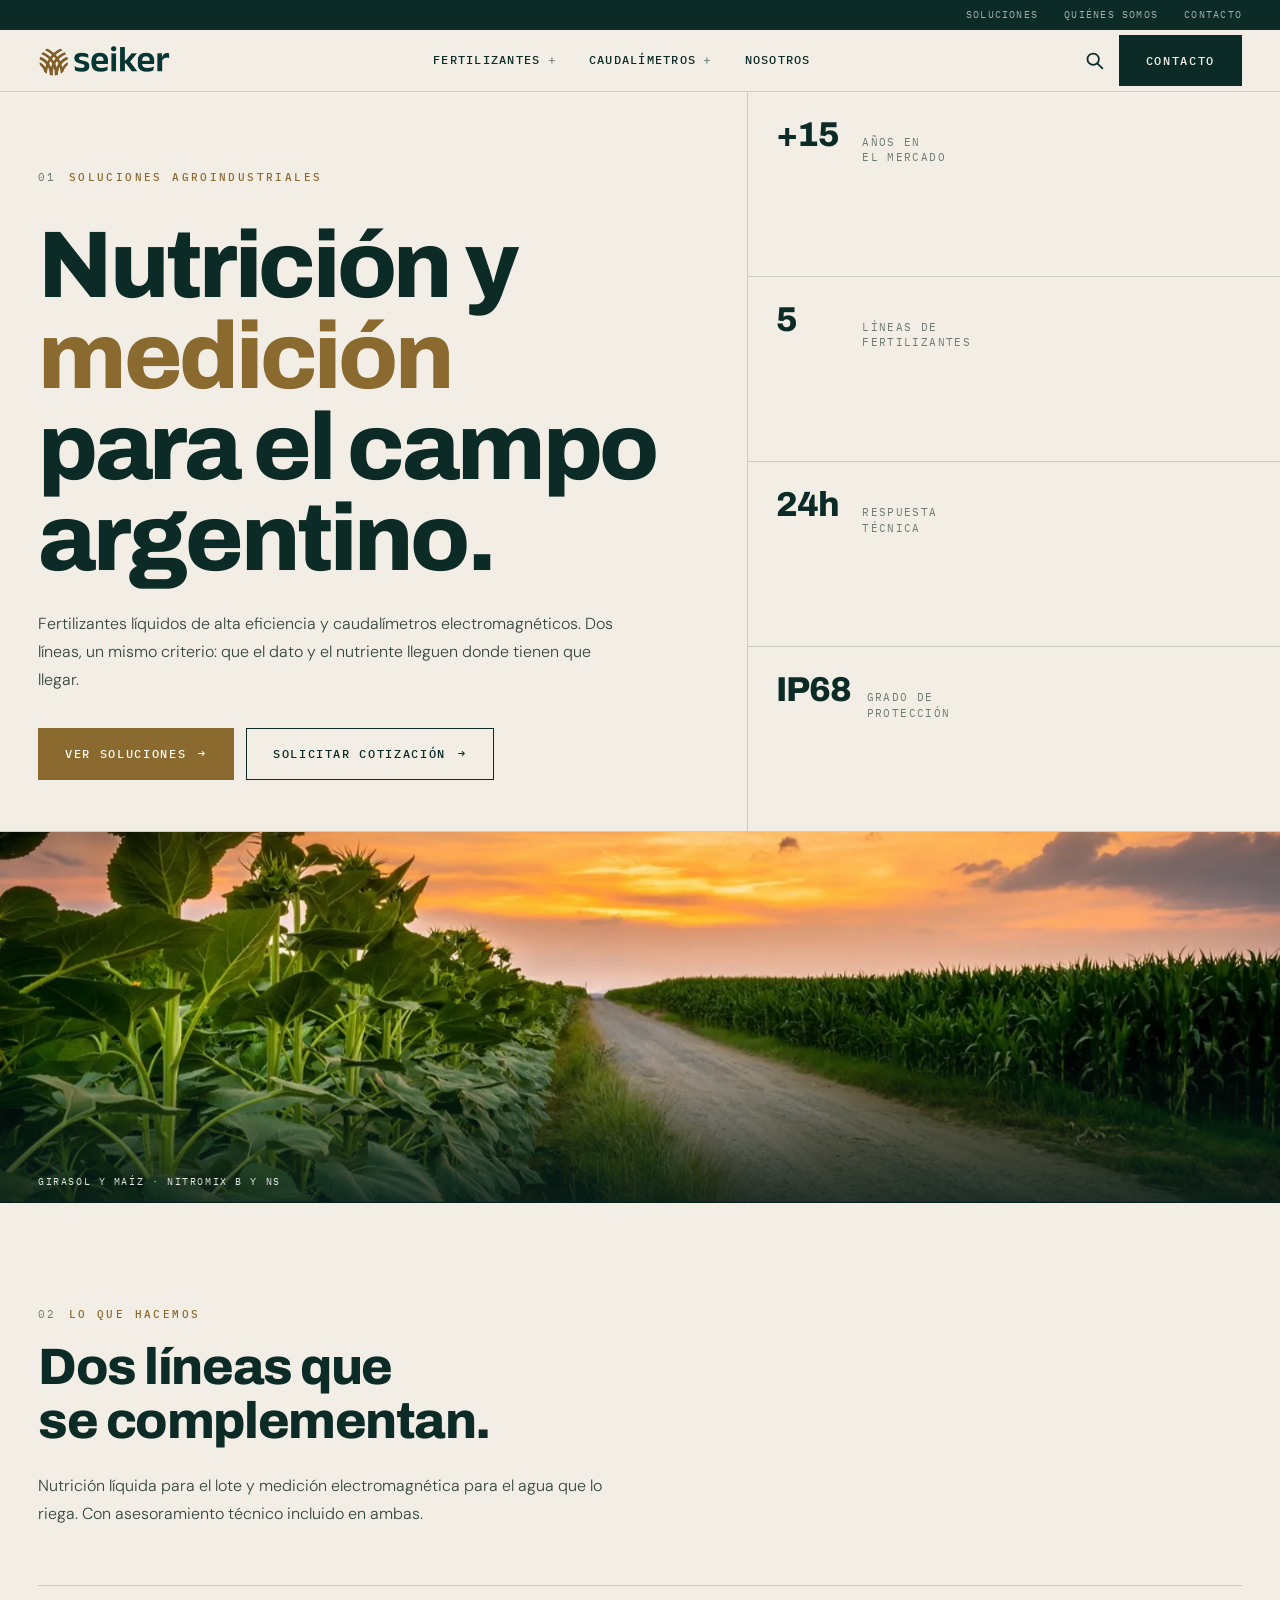
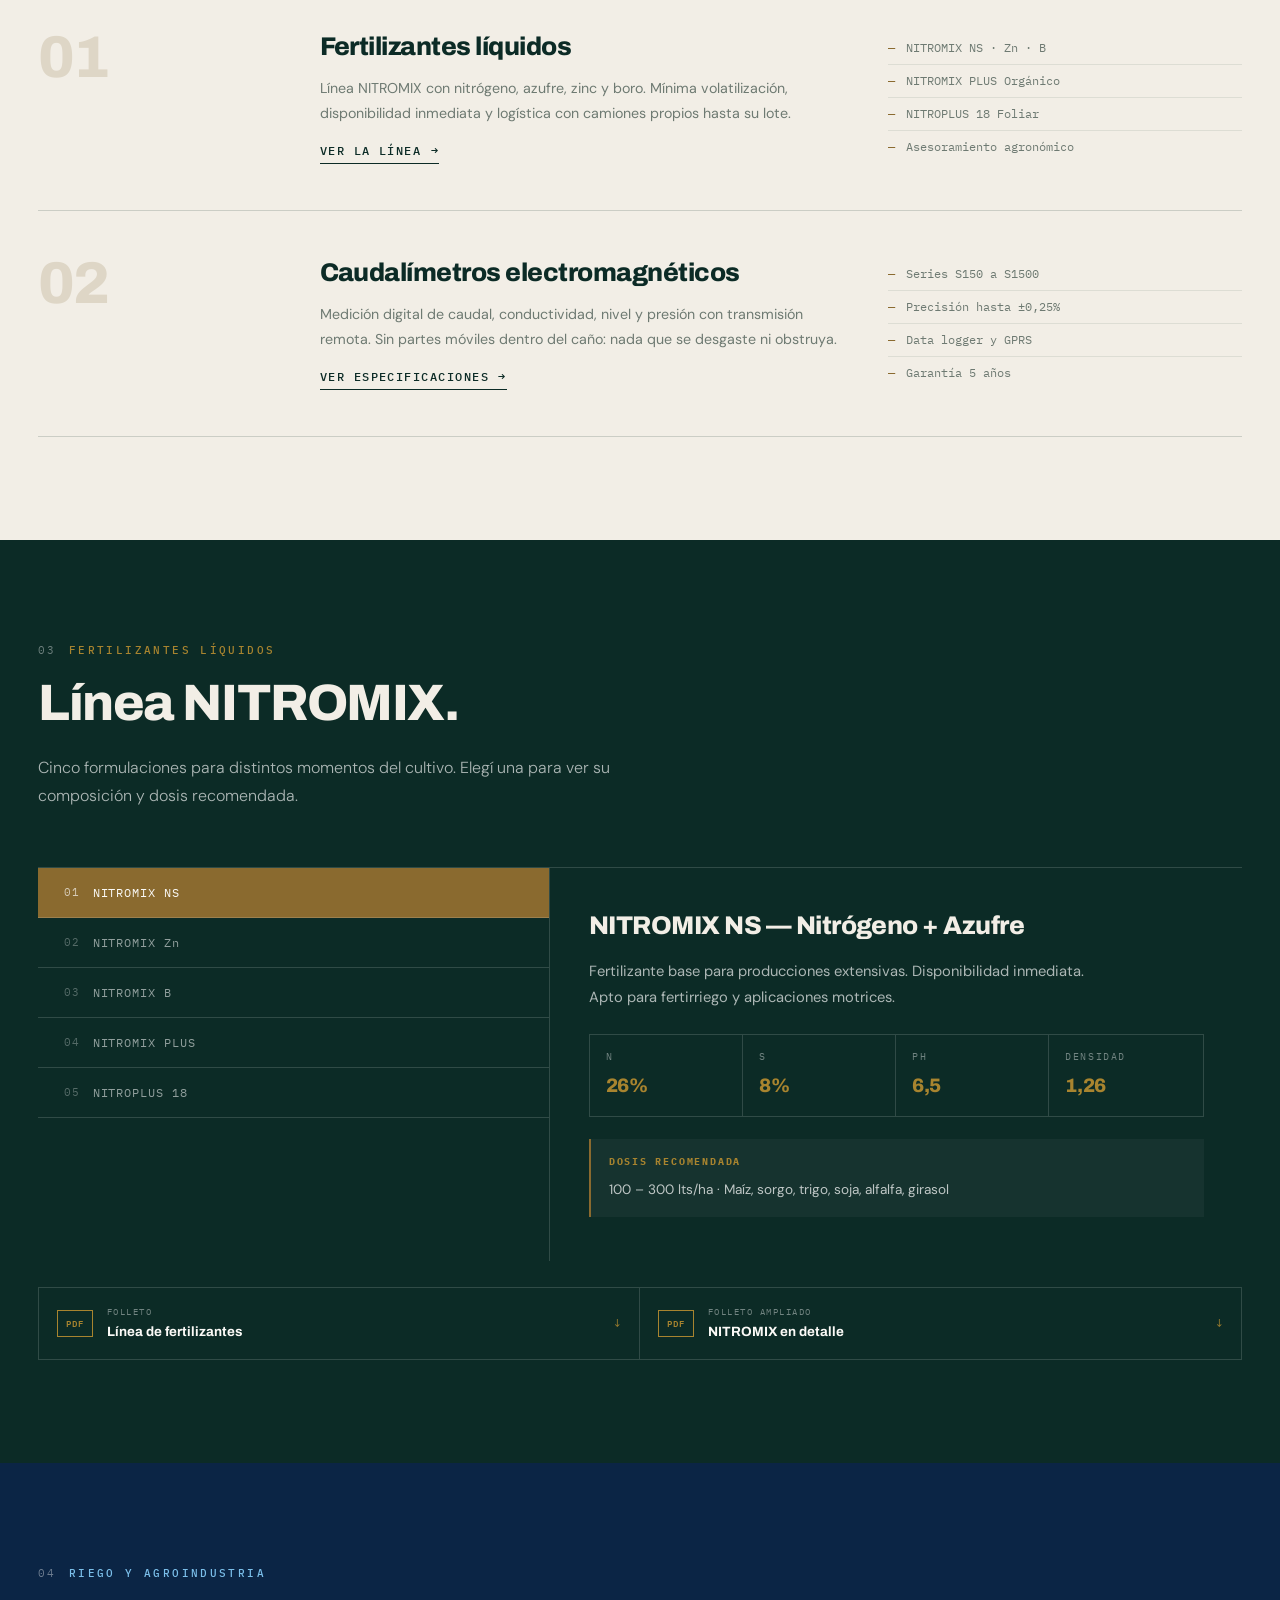
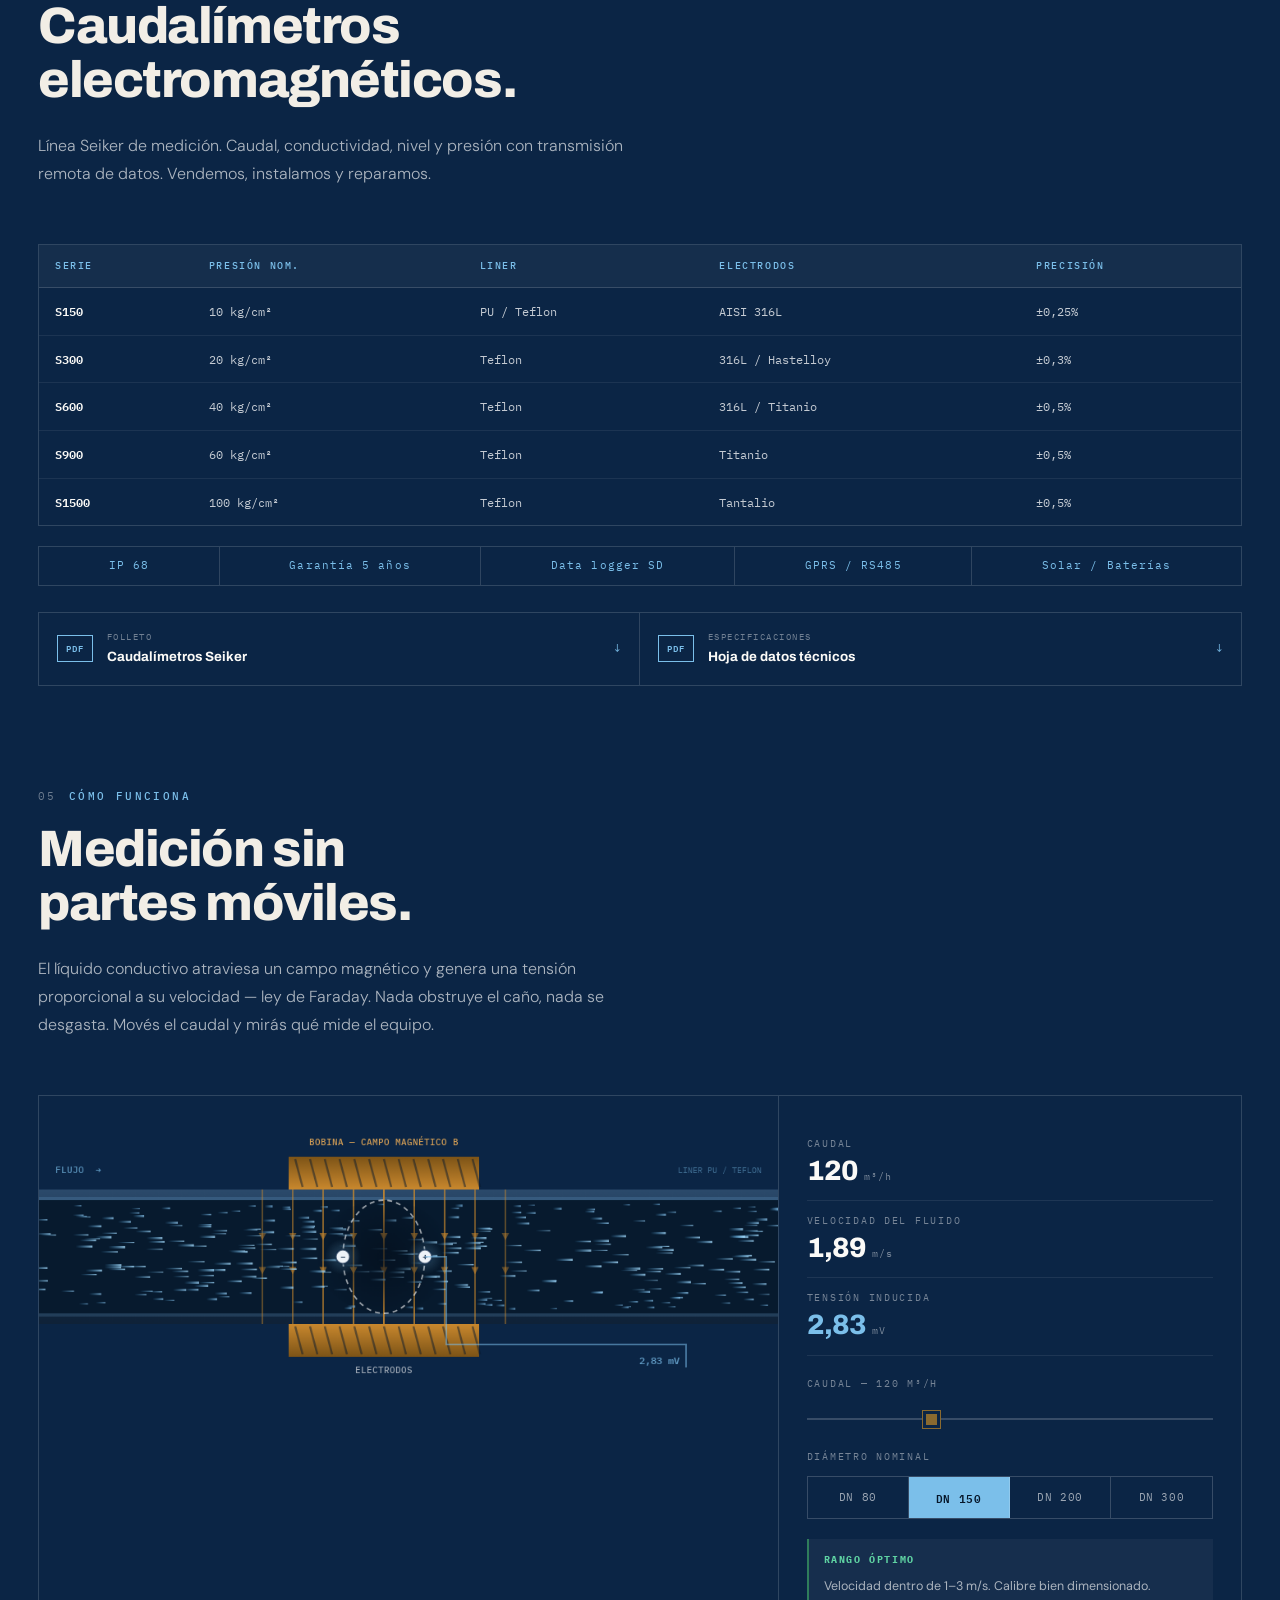
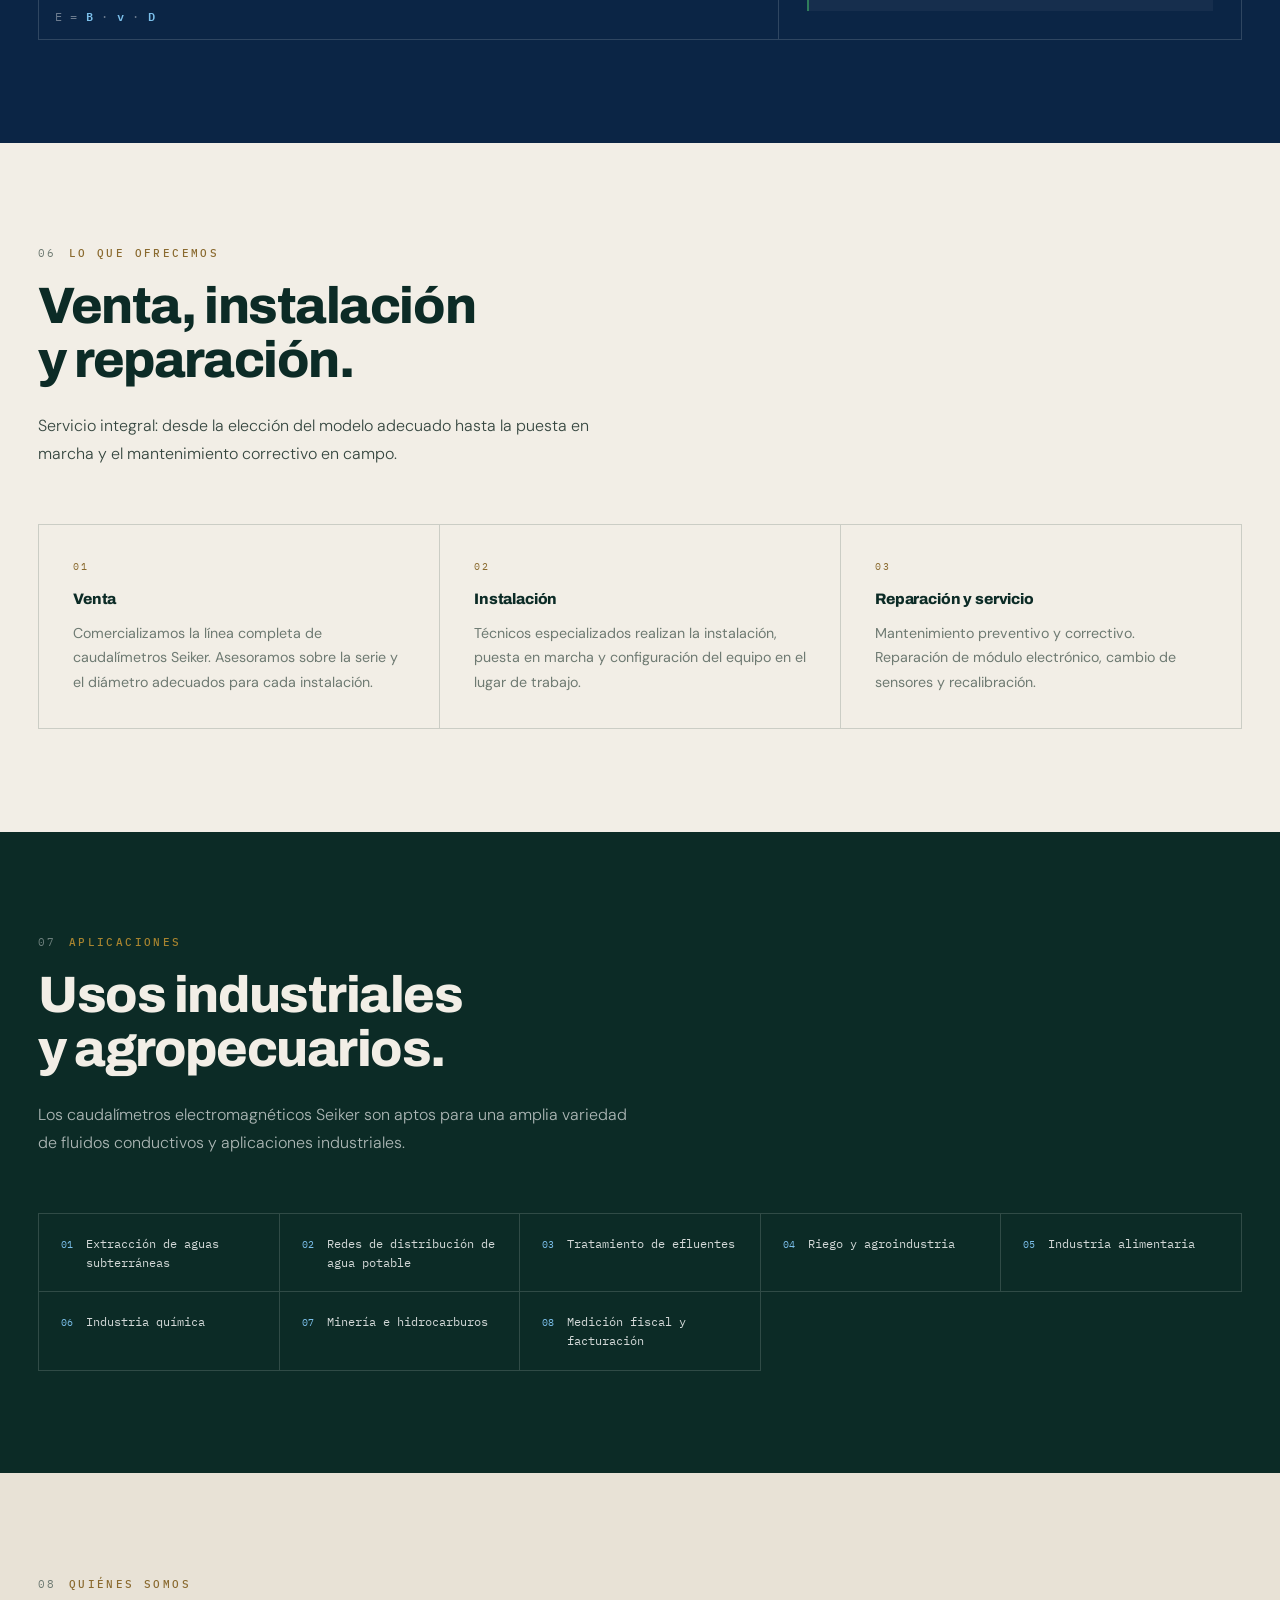
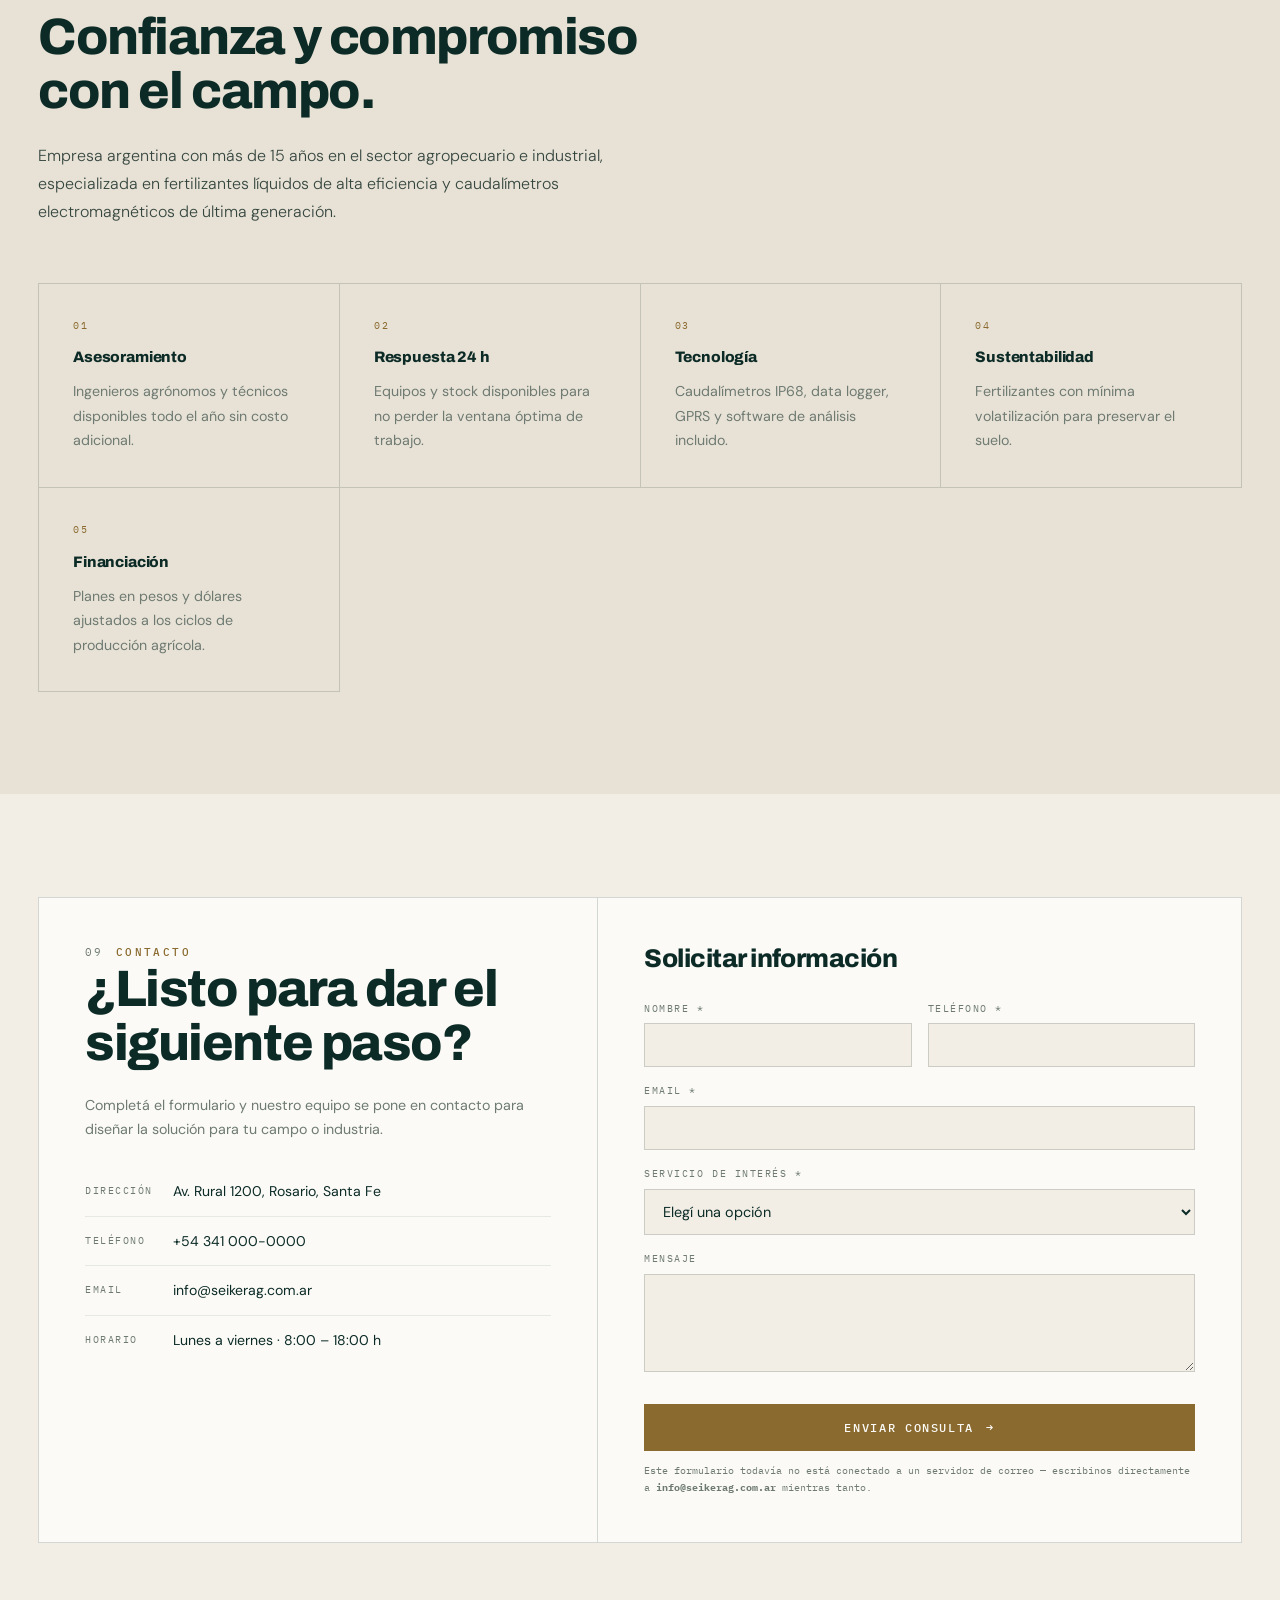
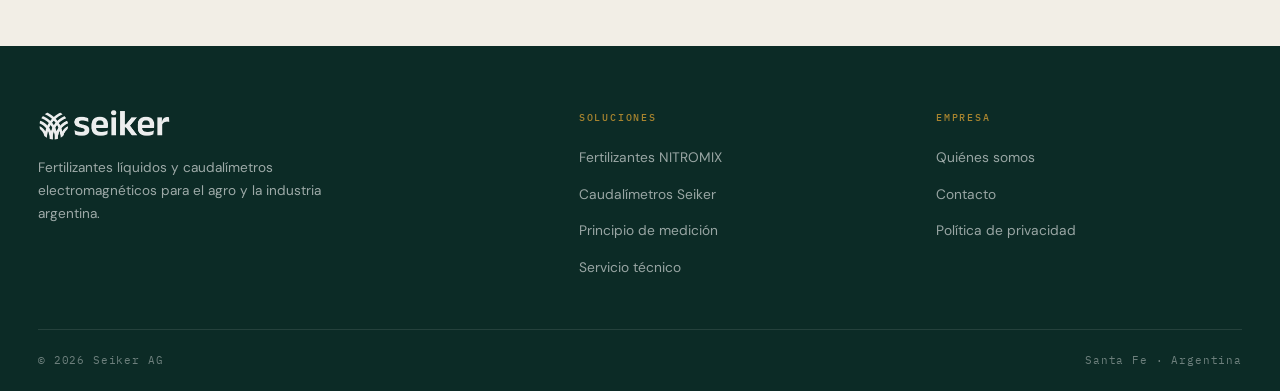
<file: index.html>
<!DOCTYPE html>
<html lang="es">
<head>
<meta charset="UTF-8" />
<meta name="viewport" content="width=device-width, initial-scale=1.0" />
<title>Seiker AG — Fertilizantes líquidos y caudalímetros electromagnéticos</title>

<meta name="description" content="Fertilizantes líquidos NITROMIX con nitrógeno, azufre, zinc y boro, y caudalímetros electromagnéticos Seiker para riego, agroindustria e industria. Venta, instalación y reparación en Argentina." />
<meta name="theme-color" content="#0C3A35" />
<link rel="icon" href="assets/img/logo-seiker.png?v=20261018" />
<link rel="apple-touch-icon" href="assets/img/logo-seiker.png?v=20261018" />

<meta property="og:type" content="website" />
<meta property="og:locale" content="es_AR" />
<meta property="og:site_name" content="Seiker AG" />
<meta property="og:title" content="Seiker AG — Fertilizantes líquidos y caudalímetros electromagnéticos" />
<meta property="og:description" content="Línea NITROMIX de fertilizantes líquidos y caudalímetros electromagnéticos Seiker. Venta, instalación y reparación para el agro y la industria." />
<meta property="og:image" content="assets/img/logo-seiker.png" />
<meta name="twitter:card" content="summary_large_image" />

<link rel="preconnect" href="https://fonts.googleapis.com" />
<link rel="preconnect" href="https://fonts.gstatic.com" crossorigin />
<link href="https://fonts.googleapis.com/css2?family=Archivo:wght@500;700;800&family=DM+Sans:opsz,wght@9..40,300;9..40,400;9..40,500;9..40,700&family=IBM+Plex+Mono:wght@400;500;600&display=swap" rel="stylesheet" />
<link rel="stylesheet" href="styles.css?v=20261018" />
</head>
<body>

<a class="skip" href="#principal">Saltar al contenido</a>
<div class="prog" id="prog"></div>

<!-- ══ NAVEGACIÓN ══ -->
<header id="top">
  <div class="topbar">
    <a href="#servicios">Soluciones</a>
    <a href="#nosotros">Quiénes somos</a>
    <a href="#contacto">Contacto</a>
  </div>
  <nav aria-label="Principal">
    <a class="brand" href="#inicio" aria-label="Seiker AG — inicio">
      <img src="assets/img/logo-seiker.webp?v=20261018" alt="Seiker AG" width="1047" height="238" />
    </a>

    <ul class="nav-main">
      <li class="nav-item drop">
        <a href="#fertilizantes">Fertilizantes</a>
        <div class="mega">
          <p class="mega-t">Línea NITROMIX</p>
          <a href="#fertilizantes" onclick="mostrarProducto('ns')">NITROMIX NS — Nitrógeno + Azufre</a>
          <a href="#fertilizantes" onclick="mostrarProducto('zn')">NITROMIX Zn — Con Zinc quelado</a>
          <a href="#fertilizantes" onclick="mostrarProducto('b')">NITROMIX B — Con Boro</a>
          <a href="#fertilizantes" onclick="mostrarProducto('plus')">NITROMIX PLUS — Base orgánica</a>
          <a href="#fertilizantes" onclick="mostrarProducto('np18')">NITROPLUS 18 — Foliar</a>
        </div>
      </li>
      <li class="nav-item drop">
        <a href="#caudalimetros">Caudalímetros</a>
        <div class="mega">
          <p class="mega-t">Medición electromagnética</p>
          <a href="#principio">Cómo funciona — principio de medición</a>
          <a href="#caudalimetros">Series S150 a S1500</a>
          <a href="#cauda-servicios">Venta, instalación y reparación</a>
          <a href="#cauda-usos">Usos industriales y agropecuarios</a>
        </div>
      </li>
      <li class="nav-item"><a href="#nosotros">Nosotros</a></li>
    </ul>

    <div class="nav-tools">
      <button class="icon-btn" aria-label="Buscar en el sitio" onclick="abrirBuscador()">
        <svg viewBox="0 0 24 24" aria-hidden="true"><circle cx="10.5" cy="10.5" r="6.5"/><line x1="15.5" y1="15.5" x2="21" y2="21"/></svg>
      </button>
      <a class="btn btn--solid" href="#contacto">Contacto</a>
      <button class="icon-btn burger" aria-label="Abrir menú" onclick="abrirMovil()">
        <svg viewBox="0 0 24 24" aria-hidden="true"><line x1="3" y1="7" x2="21" y2="7"/><line x1="3" y1="12" x2="21" y2="12"/><line x1="3" y1="17" x2="21" y2="17"/></svg>
      </button>
    </div>
  </nav>
</header>

<main id="principal">

<!-- ══ 01 · HERO ══ -->
<section id="inicio">
  <div class="hero-grid">
    <div class="hero-main">
      <p class="kicker" data-n="01">Soluciones agroindustriales</p>
      <h1 class="h-xl">Nutrición y <em>medición</em><br />para el campo argentino.</h1>
      <p class="lede">Fertilizantes líquidos de alta eficiencia y caudalímetros electromagnéticos.
        Dos líneas, un mismo criterio: que el dato y el nutriente lleguen donde tienen que llegar.</p>
      <div class="hero-cta">
        <a class="btn btn--bronze" href="#servicios">Ver soluciones <span>→</span></a>
        <a class="btn" href="#contacto">Solicitar cotización <span>→</span></a>
      </div>
    </div>

    <aside class="hero-side" aria-label="Datos de la empresa">
      <div class="stat"><span class="stat-n">+15</span><span class="stat-l">Años en<br />el mercado</span></div>
      <div class="stat"><span class="stat-n">5</span><span class="stat-l">Líneas de<br />fertilizantes</span></div>
      <div class="stat"><span class="stat-n">24h</span><span class="stat-l">Respuesta<br />técnica</span></div>
      <div class="stat"><span class="stat-n">IP68</span><span class="stat-l">Grado de<br />protección</span></div>
    </aside>
  </div>

  <div class="hero-strip">
    <img class="strip-img"
         src="assets/img/campo.webp?v=20261019"
         srcset="assets/img/campo-sm.webp?v=20261019 820w, assets/img/campo.webp?v=20261019 1600w"
         sizes="100vw"
         width="1600" height="775" decoding="async"
         alt="Lote de girasol y lote de maíz separados por un camino rural, al atardecer." />
    <span class="strip-cap">Girasol y maíz · NITROMIX B y NS</span>
  </div>
</section>

<!-- ══ 02 · SOLUCIONES ══ -->
<section id="servicios" class="sec">
  <div class="wrap">
    <div class="sec-head">
      <p class="kicker" data-n="02">Lo que hacemos</p>
      <h2 class="h-lg">Dos líneas que se complementan.</h2>
      <p class="lede">Nutrición líquida para el lote y medición electromagnética para el agua
        que lo riega. Con asesoramiento técnico incluido en ambas.</p>
    </div>

    <div class="blocks">
      <article class="block">
        <div class="block-n">01</div>
        <div class="block-body">
          <h3 class="h-md">Fertilizantes líquidos</h3>
          <p class="body-sm">Línea NITROMIX con nitrógeno, azufre, zinc y boro. Mínima volatilización,
            disponibilidad inmediata y logística con camiones propios hasta su lote.</p>
          <a class="block-cta" href="#fertilizantes">Ver la línea <span>→</span></a>
        </div>
        <ul class="block-list block-aside">
          <li>NITROMIX NS · Zn · B</li>
          <li>NITROMIX PLUS Orgánico</li>
          <li>NITROPLUS 18 Foliar</li>
          <li>Asesoramiento agronómico</li>
        </ul>
      </article>

      <article class="block">
        <div class="block-n">02</div>
        <div class="block-body">
          <h3 class="h-md">Caudalímetros electromagnéticos</h3>
          <p class="body-sm">Medición digital de caudal, conductividad, nivel y presión con
            transmisión remota. Sin partes móviles dentro del caño: nada que se desgaste ni obstruya.</p>
          <a class="block-cta" href="#caudalimetros">Ver especificaciones <span>→</span></a>
        </div>
        <ul class="block-list block-aside">
          <li>Series S150 a S1500</li>
          <li>Precisión hasta ±0,25%</li>
          <li>Data logger y GPRS</li>
          <li>Garantía 5 años</li>
        </ul>
      </article>
    </div>
  </div>
</section>

<!-- ══ 03 · FERTILIZANTES ══ -->
<section id="fertilizantes" class="sec sec--ink">
  <div class="wrap">
    <div class="sec-head">
      <p class="kicker" data-n="03">Fertilizantes líquidos</p>
      <h2 class="h-lg">Línea NITROMIX.</h2>
      <p class="lede">Cinco formulaciones para distintos momentos del cultivo.
        Elegí una para ver su composición y dosis recomendada.</p>
    </div>

    <div class="prod-grid">
      <div class="prod-nav" id="prod-nav" role="tablist" aria-label="Productos NITROMIX">
        <button class="ptab on" data-p="ns"   data-n="01">NITROMIX NS</button>
        <button class="ptab"    data-p="zn"   data-n="02">NITROMIX Zn</button>
        <button class="ptab"    data-p="b"    data-n="03">NITROMIX B</button>
        <button class="ptab"    data-p="plus" data-n="04">NITROMIX PLUS</button>
        <button class="ptab"    data-p="np18" data-n="05">NITROPLUS 18</button>
      </div>

      <div class="prod-panels">
        <article class="prod-panel on" id="pp-ns">
          <h3 class="h-md">NITROMIX NS — Nitrógeno + Azufre</h3>
          <p>Fertilizante base para producciones extensivas. Disponibilidad inmediata.
             Apto para fertirriego y aplicaciones motrices.</p>
          <div class="npg">
            <div class="np"><span class="np-k">N</span><span class="np-v">26%</span></div>
            <div class="np"><span class="np-k">S</span><span class="np-v">8%</span></div>
            <div class="np"><span class="np-k">pH</span><span class="np-v">6,5</span></div>
            <div class="np"><span class="np-k">Densidad</span><span class="np-v">1,26</span></div>
          </div>
          <div class="dose"><b>Dosis recomendada</b>
            <span>100 – 300 lts/ha · Maíz, sorgo, trigo, soja, alfalfa, girasol</span></div>
        </article>

        <article class="prod-panel" id="pp-zn">
          <h3 class="h-md">NITROMIX Zn — Con Zinc quelado</h3>
          <p>Micronutriente esencial para gramíneas. Favorece síntesis de proteínas,
             floración y cuaje de granos. Maximiza el rendimiento.</p>
          <div class="npg">
            <div class="np"><span class="np-k">N</span><span class="np-v">26%</span></div>
            <div class="np"><span class="np-k">S</span><span class="np-v">8%</span></div>
            <div class="np"><span class="np-k">Zn</span><span class="np-v">0,5%</span></div>
            <div class="np"><span class="np-k">pH</span><span class="np-v">6,5</span></div>
          </div>
          <div class="dose"><b>Dosis recomendada</b>
            <span>100 – 300 lts/ha · Maíz, sorgo, trigo</span></div>
        </article>

        <article class="prod-panel" id="pp-b">
          <h3 class="h-md">NITROMIX B — Con Boro</h3>
          <p>Especial para girasol. A la siembra asegura emergencia uniforme y desarrollo
             radicular. En tardía, floración homogénea y llenado de granos.</p>
          <div class="npg">
            <div class="np"><span class="np-k">N</span><span class="np-v">26%</span></div>
            <div class="np"><span class="np-k">S</span><span class="np-v">8%</span></div>
            <div class="np"><span class="np-k">B</span><span class="np-v">0,5%</span></div>
            <div class="np"><span class="np-k">pH</span><span class="np-v">6,5</span></div>
          </div>
          <div class="dose"><b>Dosis recomendada</b>
            <span>100 – 300 lts/ha · Girasol, canola</span></div>
        </article>

        <article class="prod-panel" id="pp-plus">
          <h3 class="h-md">NITROMIX PLUS — Base orgánica</h3>
          <p>Combinación de nutrientes orgánicos y sales convencionales. Alta eficiencia
             por bajo tamaño molecular: incorporación inmediata al suelo y reducción de volatilización.</p>
          <div class="npg">
            <div class="np"><span class="np-k">N equiv.</span><span class="np-v">24%</span></div>
            <div class="np"><span class="np-k">P equiv.</span><span class="np-v">9,5%</span></div>
            <div class="np"><span class="np-k">M.O.</span><span class="np-v">36%</span></div>
          </div>
          <div class="dose"><b>Dosis recomendada</b>
            <span>Consultar según cultivo y análisis de suelo</span></div>
        </article>

        <article class="prod-panel" id="pp-np18">
          <h3 class="h-md">NITROPLUS 18 — Fertilizante foliar</h3>
          <p>Aplicación foliar con una combinación exclusiva de nitrógeno amínico y calcio.
             Alcanza 100% de eficiencia en el uso del nitrógeno aplicado, eliminando pérdidas
             por volatilización y lixiviación.</p>
          <div class="npg">
            <div class="np"><span class="np-k">N</span><span class="np-v">18%</span></div>
            <div class="np"><span class="np-k">Ca</span><span class="np-v">7%</span></div>
            <div class="np"><span class="np-k">Vía</span><span class="np-v">Foliar</span></div>
          </div>
          <div class="dose"><b>Dosis recomendada</b>
            <span>Consultar según cultivo y estado fenológico</span></div>
        </article>
      </div>
    </div>

    <div class="docs">
      <a class="doc" href="docs/folleto-fertilizantes.pdf" download>
        <span class="doc-x">PDF</span>
        <span class="doc-i"><span class="doc-k">Folleto</span><span class="doc-n">Línea de fertilizantes</span></span>
        <span class="doc-d">↓</span>
      </a>
      <a class="doc" href="docs/folleto-fertilizantes-cla.pdf" download>
        <span class="doc-x">PDF</span>
        <span class="doc-i"><span class="doc-k">Folleto ampliado</span><span class="doc-n">NITROMIX en detalle</span></span>
        <span class="doc-d">↓</span>
      </a>
    </div>
  </div>
</section>

<!-- ══ 04 · CAUDALÍMETROS ══ -->
<section id="caudalimetros" class="sec sec--navy">
  <div class="wrap">
    <div class="sec-head">
      <p class="kicker" data-n="04">Riego y agroindustria</p>
      <h2 class="h-lg">Caudalímetros electromagnéticos.</h2>
      <p class="lede">Línea Seiker de medición. Caudal, conductividad, nivel y presión
        con transmisión remota de datos. Vendemos, instalamos y reparamos.</p>
    </div>

    <div class="tbl-wrap">
      <table class="series">
        <caption class="sr-only">Series disponibles con presión nominal, liner, electrodos y precisión</caption>
        <thead>
          <tr><th scope="col">Serie</th><th scope="col">Presión nom.</th><th scope="col">Liner</th><th scope="col">Electrodos</th><th scope="col">Precisión</th></tr>
        </thead>
        <tbody>
          <tr><td>S150</td><td>10 kg/cm²</td><td>PU / Teflon</td><td>AISI 316L</td><td>±0,25%</td></tr>
          <tr><td>S300</td><td>20 kg/cm²</td><td>Teflon</td><td>316L / Hastelloy</td><td>±0,3%</td></tr>
          <tr><td>S600</td><td>40 kg/cm²</td><td>Teflon</td><td>316L / Titanio</td><td>±0,5%</td></tr>
          <tr><td>S900</td><td>60 kg/cm²</td><td>Teflon</td><td>Titanio</td><td>±0,5%</td></tr>
          <tr><td>S1500</td><td>100 kg/cm²</td><td>Teflon</td><td>Tantalio</td><td>±0,5%</td></tr>
        </tbody>
      </table>
    </div>

    <div class="pills">
      <span class="pill">IP 68</span>
      <span class="pill">Garantía 5 años</span>
      <span class="pill">Data logger SD</span>
      <span class="pill">GPRS / RS485</span>
      <span class="pill">Solar / Baterías</span>
    </div>

    <div class="docs">
      <a class="doc" href="docs/folleto-caudalimetro.pdf" download>
        <span class="doc-x">PDF</span>
        <span class="doc-i"><span class="doc-k">Folleto</span><span class="doc-n">Caudalímetros Seiker</span></span>
        <span class="doc-d">↓</span>
      </a>
      <a class="doc" href="docs/ficha-caudalimetro.pdf" download>
        <span class="doc-x">PDF</span>
        <span class="doc-i"><span class="doc-k">Especificaciones</span><span class="doc-n">Hoja de datos técnicos</span></span>
        <span class="doc-d">↓</span>
      </a>
    </div>
  </div>
</section>

<!-- ══ 05 · PRINCIPIO DE MEDICIÓN (firma) ══ -->
<section id="principio" class="sec sec--navy" style="padding-top:0">
  <div class="wrap">
    <div class="sec-head">
      <p class="kicker" data-n="05">Cómo funciona</p>
      <h2 class="h-lg">Medición sin partes móviles.</h2>
      <p class="lede">El líquido conductivo atraviesa un campo magnético y genera una tensión
        proporcional a su velocidad — ley de Faraday. Nada obstruye el caño, nada se desgasta.
        Movés el caudal y mirás qué mide el equipo.</p>
    </div>

    <div class="prin">
      <div class="prin-canvas">
        <canvas id="flow-canvas" width="900" height="400" role="img"
          aria-label="Diagrama animado: líquido atravesando el campo magnético de un caudalímetro electromagnético y la tensión que induce en los electrodos."></canvas>
        <span class="prin-f">E = <b>B</b> · <b>v</b> · <b>D</b></span>
      </div>

      <div class="prin-panel">
        <div class="read"><span class="read-k">Caudal</span><span class="read-v" id="r-q">120<small>m³/h</small></span></div>
        <div class="read"><span class="read-k">Velocidad del fluido</span><span class="read-v" id="r-v">1,89<small>m/s</small></span></div>
        <div class="read"><span class="read-k">Tensión inducida</span><span class="read-v hi" id="r-mv">2,83<small>mV</small></span></div>

        <div class="ctrl">
          <label for="c-q">Caudal — <span id="c-q-txt">120 m³/h</span></label>
          <input type="range" id="c-q" name="caudal" min="0" max="400" value="120" step="5" />
        </div>

        <div class="ctrl">
          <span class="ctrl-lab" id="dn-lab" style="display:block;font-family:var(--mono);font-size:.6rem;letter-spacing:.18em;text-transform:uppercase;color:rgba(255,255,255,.44);margin-bottom:11px;">Diámetro nominal</span>
          <div class="dn" id="c-dn" role="group" aria-labelledby="dn-lab">
            <button type="button" data-dn="80">DN 80</button>
            <button type="button" data-dn="150" class="on">DN 150</button>
            <button type="button" data-dn="200">DN 200</button>
            <button type="button" data-dn="300">DN 300</button>
          </div>
        </div>

        <div class="diag ok" id="diag" role="status">
          <b>Rango óptimo</b>
          <span id="diag-t">Velocidad dentro de 1–3 m/s. Calibre bien dimensionado.</span>
        </div>
      </div>
    </div>
  </div>
</section>

<!-- ══ 06 · SERVICIO ══ -->
<section id="cauda-servicios" class="sec">
  <div class="wrap">
    <div class="sec-head">
      <p class="kicker" data-n="06">Lo que ofrecemos</p>
      <h2 class="h-lg">Venta, instalación y reparación.</h2>
      <p class="lede">Servicio integral: desde la elección del modelo adecuado hasta
        la puesta en marcha y el mantenimiento correctivo en campo.</p>
    </div>

    <div class="cards">
      <article class="card">
        <span class="card-n">01</span>
        <h3 class="h-sm">Venta</h3>
        <p class="body-sm">Comercializamos la línea completa de caudalímetros Seiker.
          Asesoramos sobre la serie y el diámetro adecuados para cada instalación.</p>
      </article>
      <article class="card">
        <span class="card-n">02</span>
        <h3 class="h-sm">Instalación</h3>
        <p class="body-sm">Técnicos especializados realizan la instalación, puesta en marcha
          y configuración del equipo en el lugar de trabajo.</p>
      </article>
      <article class="card">
        <span class="card-n">03</span>
        <h3 class="h-sm">Reparación y servicio</h3>
        <p class="body-sm">Mantenimiento preventivo y correctivo. Reparación de módulo
          electrónico, cambio de sensores y recalibración.</p>
      </article>
    </div>
  </div>
</section>

<!-- ══ 07 · USOS ══ -->
<section id="cauda-usos" class="sec sec--ink">
  <div class="wrap">
    <div class="sec-head">
      <p class="kicker" data-n="07">Aplicaciones</p>
      <h2 class="h-lg">Usos industriales y agropecuarios.</h2>
      <p class="lede">Los caudalímetros electromagnéticos Seiker son aptos para una amplia
        variedad de fluidos conductivos y aplicaciones industriales.</p>
    </div>

    <div class="uses">
      <div class="use"><span class="use-n">01</span><span class="use-t">Extracción de aguas subterráneas</span></div>
      <div class="use"><span class="use-n">02</span><span class="use-t">Redes de distribución de agua potable</span></div>
      <div class="use"><span class="use-n">03</span><span class="use-t">Tratamiento de efluentes</span></div>
      <div class="use"><span class="use-n">04</span><span class="use-t">Riego y agroindustria</span></div>
      <div class="use"><span class="use-n">05</span><span class="use-t">Industria alimentaria</span></div>
      <div class="use"><span class="use-n">06</span><span class="use-t">Industria química</span></div>
      <div class="use"><span class="use-n">07</span><span class="use-t">Minería e hidrocarburos</span></div>
      <div class="use"><span class="use-n">08</span><span class="use-t">Medición fiscal y facturación</span></div>
    </div>
  </div>
</section>

<!-- ══ 08 · NOSOTROS ══ -->
<section id="nosotros" class="sec sec--sand">
  <div class="wrap">
    <div class="sec-head">
      <p class="kicker" data-n="08">Quiénes somos</p>
      <h2 class="h-lg">Confianza y compromiso con el campo.</h2>
      <p class="lede">Empresa argentina con más de 15 años en el sector agropecuario e industrial,
        especializada en fertilizantes líquidos de alta eficiencia y caudalímetros
        electromagnéticos de última generación.</p>
    </div>

    <div class="cards">
      <article class="card"><span class="card-n">01</span><h3 class="h-sm">Asesoramiento</h3>
        <p class="body-sm">Ingenieros agrónomos y técnicos disponibles todo el año sin costo adicional.</p></article>
      <article class="card"><span class="card-n">02</span><h3 class="h-sm">Respuesta 24 h</h3>
        <p class="body-sm">Equipos y stock disponibles para no perder la ventana óptima de trabajo.</p></article>
      <article class="card"><span class="card-n">03</span><h3 class="h-sm">Tecnología</h3>
        <p class="body-sm">Caudalímetros IP68, data logger, GPRS y software de análisis incluido.</p></article>
      <article class="card"><span class="card-n">04</span><h3 class="h-sm">Sustentabilidad</h3>
        <p class="body-sm">Fertilizantes con mínima volatilización para preservar el suelo.</p></article>
      <article class="card"><span class="card-n">05</span><h3 class="h-sm">Financiación</h3>
        <p class="body-sm">Planes en pesos y dólares ajustados a los ciclos de producción agrícola.</p></article>
    </div>
  </div>
</section>

<!-- ══ 09 · CONTACTO ══ -->
<section id="contacto" class="sec">
  <div class="wrap">
    <div class="contact">
      <div class="contact-l">
        <p class="kicker" data-n="09">Contacto</p>
        <h2 class="h-lg">¿Listo para dar el siguiente paso?</h2>
        <p class="body-sm" style="margin-bottom:26px">Completá el formulario y nuestro equipo se pone
          en contacto para diseñar la solución para tu campo o industria.</p>

        <div class="ci"><span class="ci-k">Dirección</span><span class="ci-v">Av. Rural 1200, Rosario, Santa Fe</span></div>
        <div class="ci"><span class="ci-k">Teléfono</span><span class="ci-v">+54 341 000-0000</span></div>
        <div class="ci"><span class="ci-k">Email</span><span class="ci-v">info@seikerag.com.ar</span></div>
        <div class="ci"><span class="ci-k">Horario</span><span class="ci-v">Lunes a viernes · 8:00 – 18:00 h</span></div>
      </div>

      <form id="form-contacto" novalidate>
        <h3 class="h-md">Solicitar información</h3>
        <div class="frow">
          <div class="fg"><label for="f-nombre">Nombre *</label>
            <input type="text" id="f-nombre" name="nombre" autocomplete="name" required /></div>
          <div class="fg"><label for="f-tel">Teléfono *</label>
            <input type="tel" id="f-tel" name="telefono" autocomplete="tel" required /></div>
        </div>
        <div class="fg"><label for="f-email">Email *</label>
          <input type="email" id="f-email" name="email" autocomplete="email" required /></div>
        <div class="fg"><label for="f-serv">Servicio de interés *</label>
          <select id="f-serv" name="servicio" required>
            <option value="">Elegí una opción</option>
            <option>Fertilizantes líquidos NITROMIX</option>
            <option>Compra de caudalímetros</option>
            <option>Instalación de caudalímetros</option>
            <option>Reparación y servicio técnico</option>
            <option>Otra consulta</option>
          </select></div>
        <div class="fg"><label for="f-msg">Mensaje</label>
          <textarea id="f-msg" name="mensaje" rows="4"></textarea></div>
        <button type="submit" class="btn btn--bronze btn-send">Enviar consulta <span>→</span></button>
        <p class="form-note">Este formulario todavía no está conectado a un servidor de correo —
          escribinos directamente a <strong>info@seikerag.com.ar</strong> mientras tanto.</p>
      </form>
    </div>
  </div>
</section>

</main>

<!-- ══ PIE ══ -->
<footer>
  <div class="wrap">
    <div class="foot-grid">
      <div class="foot-brand">
        <img src="assets/img/logo-seiker.webp?v=20261018" alt="Seiker AG" width="1047" height="238" />
        <p>Fertilizantes líquidos y caudalímetros electromagnéticos para el agro
           y la industria argentina.</p>
      </div>
      <div class="foot-col">
        <h4>Soluciones</h4>
        <ul>
          <li><a href="#fertilizantes">Fertilizantes NITROMIX</a></li>
          <li><a href="#caudalimetros">Caudalímetros Seiker</a></li>
          <li><a href="#principio">Principio de medición</a></li>
          <li><a href="#cauda-servicios">Servicio técnico</a></li>
        </ul>
      </div>
      <div class="foot-col">
        <h4>Empresa</h4>
        <ul>
          <li><a href="#nosotros">Quiénes somos</a></li>
          <li><a href="#contacto">Contacto</a></li>
          <li><a href="#privacidad" onclick="abrirLegal(event)">Política de privacidad</a></li>
        </ul>
      </div>
    </div>
    <div class="foot-bot">
      <span>© 2026 Seiker AG</span>
      <span>Santa Fe · Argentina</span>
    </div>
  </div>
</footer>

<!-- ══ BUSCADOR ══ -->
<div class="ov" id="find" role="dialog" aria-modal="true" aria-label="Buscar en el sitio">
  <div class="find-box">
    <div class="find-top">
      <svg class="find-ico" viewBox="0 0 24 24" aria-hidden="true"><circle cx="10.5" cy="10.5" r="6.5"/><line x1="15.5" y1="15.5" x2="21" y2="21"/></svg>
      <input id="find-i" type="search" autocomplete="off" aria-label="Buscar"
             placeholder="Buscar productos, servicios o especificaciones…" />
      <button class="find-esc" onclick="cerrarBuscador()">ESC</button>
    </div>
    <div class="find-res" id="find-res"></div>
    <div class="find-foot">↑ ↓ navegar · ↵ ir · ESC cerrar · ⌘K abrir</div>
  </div>
</div>

<!-- ══ PRIVACIDAD ══ -->
<div class="ov" id="legal" role="dialog" aria-modal="true" aria-labelledby="legal-t">
  <div class="legal-box">
    <div class="legal-top">
      <h3 class="h-md" id="legal-t" style="padding-bottom:0">Política de privacidad</h3>
      <button class="find-esc" onclick="cerrarLegal()">CERRAR</button>
    </div>
    <div class="legal-body">
      <h4>Qué datos recolectamos</h4>
      <p>Únicamente los que usted completa voluntariamente en nuestro formulario de contacto:
         nombre, teléfono, correo electrónico, el servicio que le interesa y el mensaje que nos
         escriba. No utilizamos cookies de seguimiento ni herramientas de analítica de terceros.</p>

      <h4>Para qué los usamos</h4>
      <p>Exclusivamente para responder su consulta y elaborar la propuesta comercial que nos
         solicite. No los usamos para ningún otro fin.</p>

      <h4>Con quién los compartimos</h4>
      <p>Con nadie. No vendemos, cedemos ni transferimos sus datos a terceros.</p>

      <h4>Cuánto tiempo los conservamos</h4>
      <p>El tiempo necesario para atender su consulta y cumplir con las obligaciones comerciales
         o fiscales que correspondan. Pasado ese plazo, se eliminan.</p>

      <h4>Sus derechos</h4>
      <p>La Ley 25.326 de Protección de los Datos Personales le garantiza el derecho a acceder a
         sus datos, rectificarlos, actualizarlos o solicitar su supresión. Para ejercerlo,
         escríbanos y lo resolvemos sin costo.</p>
      <ul>
        <li>La <strong>Agencia de Acceso a la Información Pública</strong>, órgano de control de
            la Ley 25.326, atiende las denuncias por incumplimiento.</li>
        <li>El titular puede solicitar el retiro o bloqueo de su información de nuestra base.</li>
      </ul>

      <h4>Contacto</h4>
      <p>Por cualquier consulta sobre el tratamiento de sus datos, comuníquese con nosotros
         a través de los medios publicados en la sección Contacto de este sitio.</p>

      <p class="legal-date">Última actualización: octubre de 2026.</p>
    </div>
  </div>
</div>

<!-- ══ MENÚ MÓVIL ══ -->
<div class="ov" id="mob" role="dialog" aria-modal="true" aria-label="Menú">
  <div class="mob-top">
    <img src="assets/img/logo-seiker.webp?v=20261018" alt="Seiker AG" width="1047" height="238" />
    <div style="display:flex;gap:2px">
      <button class="icon-btn" aria-label="Buscar" onclick="cerrarMovil();abrirBuscador()">
        <svg viewBox="0 0 24 24" aria-hidden="true"><circle cx="10.5" cy="10.5" r="6.5"/><line x1="15.5" y1="15.5" x2="21" y2="21"/></svg>
      </button>
      <button class="icon-btn" aria-label="Cerrar menú" onclick="cerrarMovil()">✕</button>
    </div>
  </div>
  <div class="mob-links" id="mob-links">
    <div class="mob-row">
      <a href="#fertilizantes">Fertilizantes</a>
      <button class="mob-plus" data-sub="sub-f" aria-label="Desplegar fertilizantes">+</button>
    </div>
    <div class="mob-sub" id="sub-f">
      <a href="#fertilizantes" onclick="mostrarProducto('ns')">NITROMIX NS</a>
      <a href="#fertilizantes" onclick="mostrarProducto('zn')">NITROMIX Zn</a>
      <a href="#fertilizantes" onclick="mostrarProducto('b')">NITROMIX B</a>
      <a href="#fertilizantes" onclick="mostrarProducto('plus')">NITROMIX PLUS</a>
      <a href="#fertilizantes" onclick="mostrarProducto('np18')">NITROPLUS 18</a>
    </div>
    <div class="mob-row">
      <a href="#caudalimetros">Caudalímetros</a>
      <button class="mob-plus" data-sub="sub-c" aria-label="Desplegar caudalímetros">+</button>
    </div>
    <div class="mob-sub" id="sub-c">
      <a href="#principio">Cómo funciona</a>
      <a href="#caudalimetros">Series y especificaciones</a>
      <a href="#cauda-servicios">Venta e instalación</a>
      <a href="#cauda-usos">Usos industriales</a>
    </div>
    <div class="mob-row"><a href="#nosotros">Quiénes somos</a></div>
    <div class="mob-row"><a href="#contacto">Contacto</a></div>
  </div>
</div>

<!-- Scripts clásicos con defer, en orden de dependencia.
     A propósito NO se usan módulos ES: fallan al abrir el archivo
     localmente y sus imports internos no heredan el ?v= de caché. -->
<script defer src="lib/gsap.min.js?v=20261018"></script>
<script defer src="lib/ScrollTrigger.min.js?v=20261018"></script>
<script defer src="lib/manifest.js?v=20261018"></script>
<script defer src="main.js?v=20261018"></script>
</body>
</html>
</file>
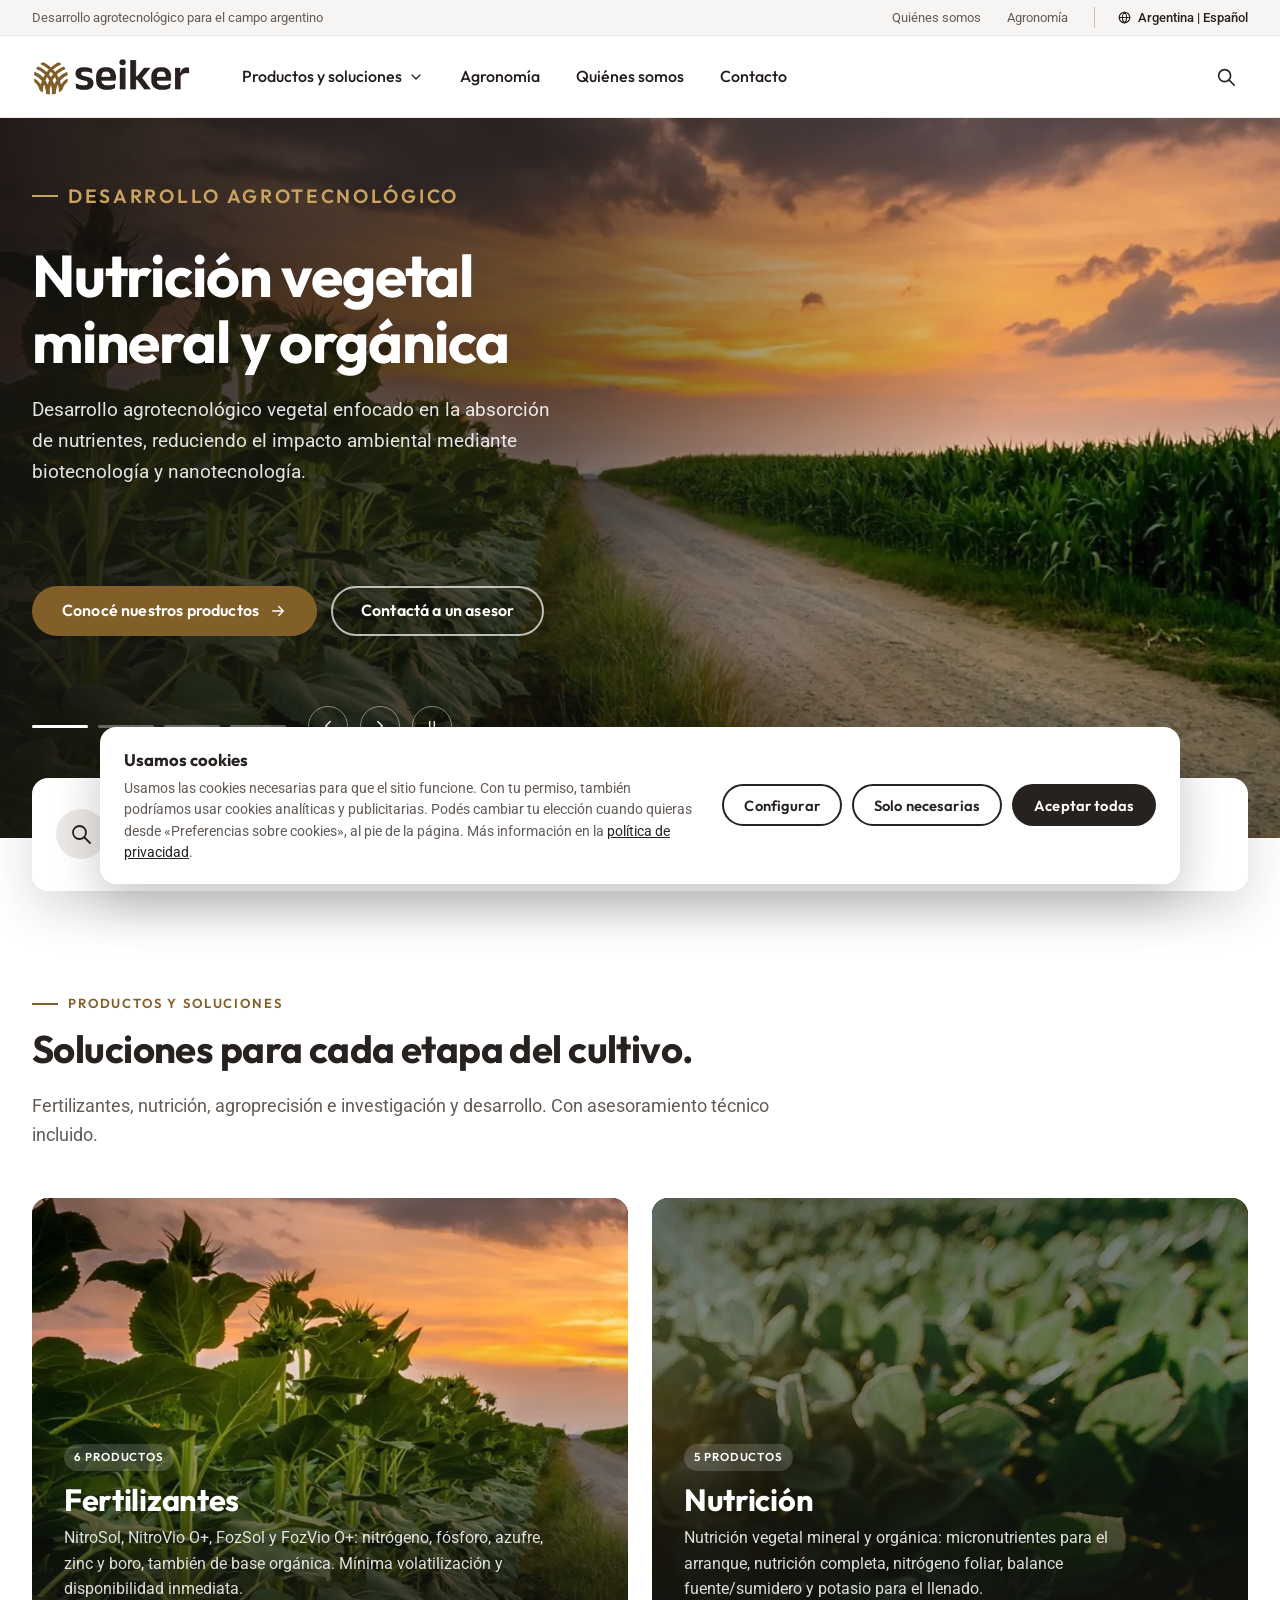
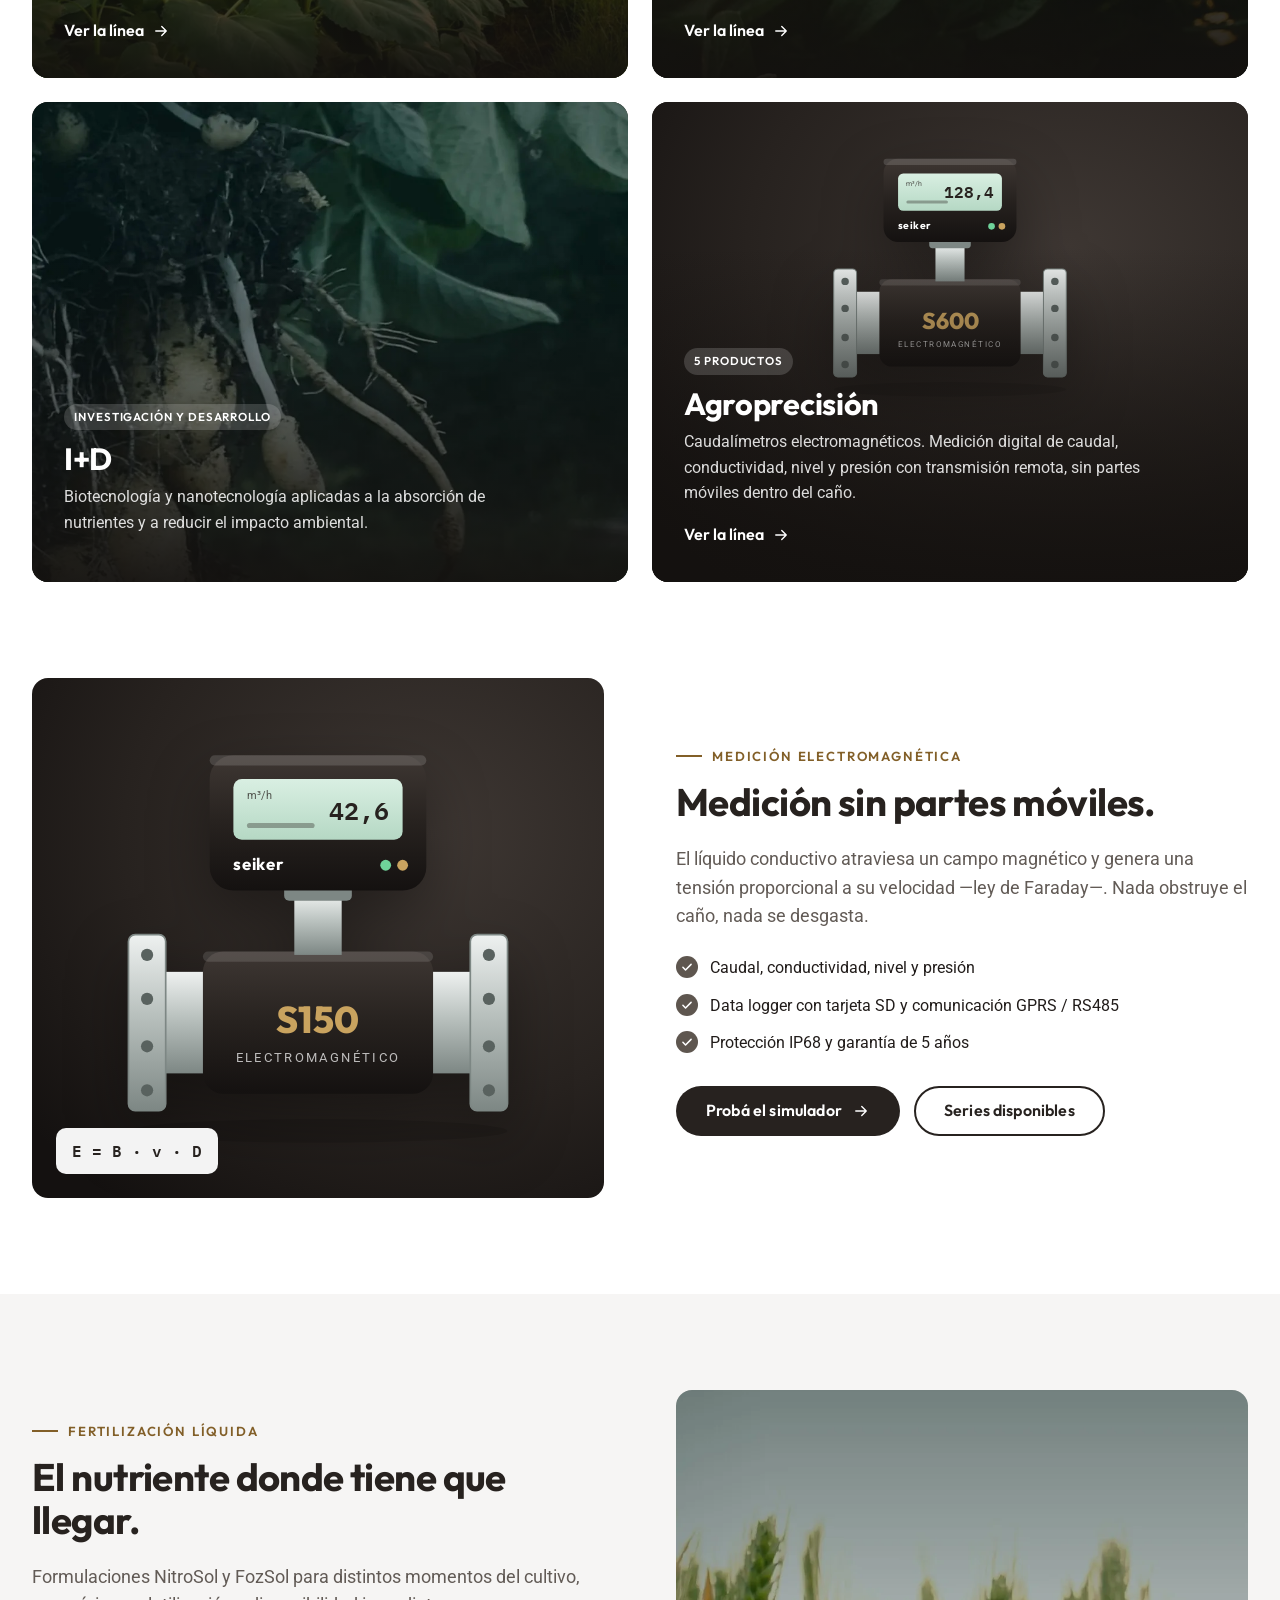
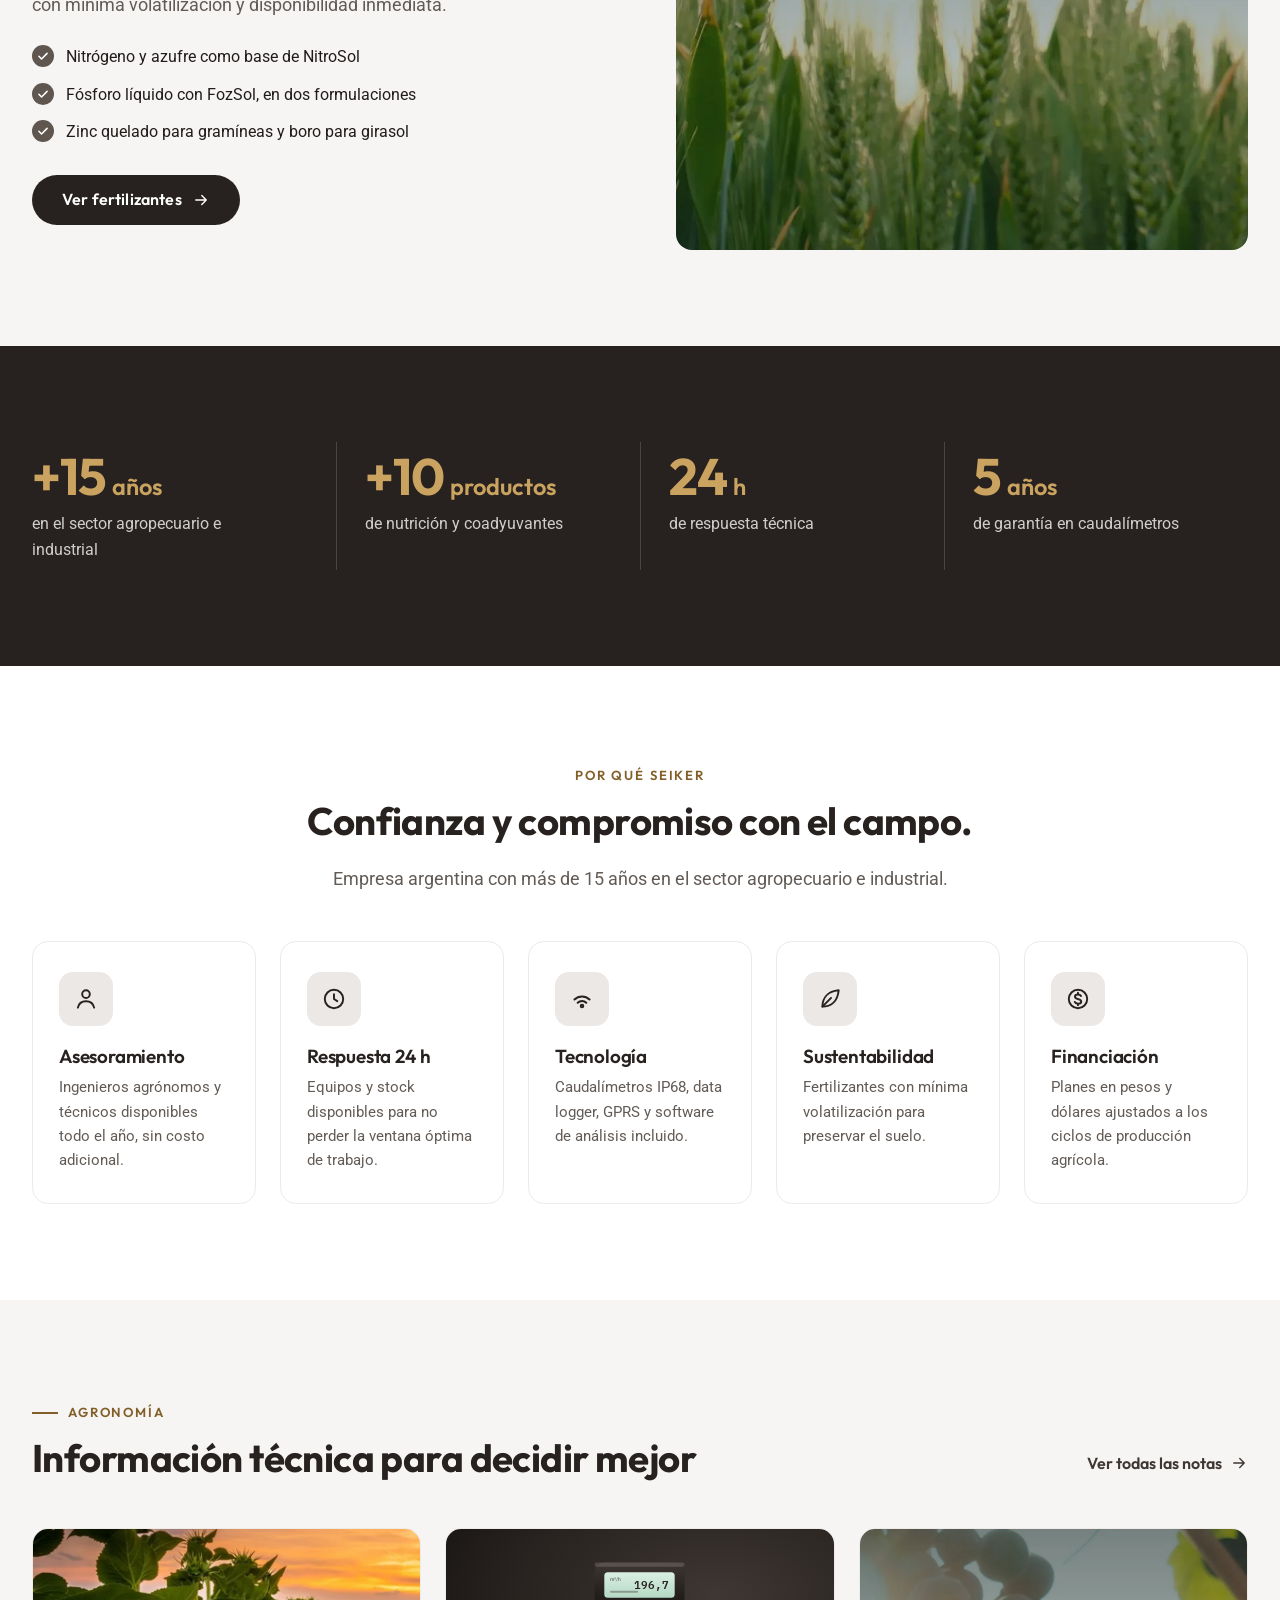
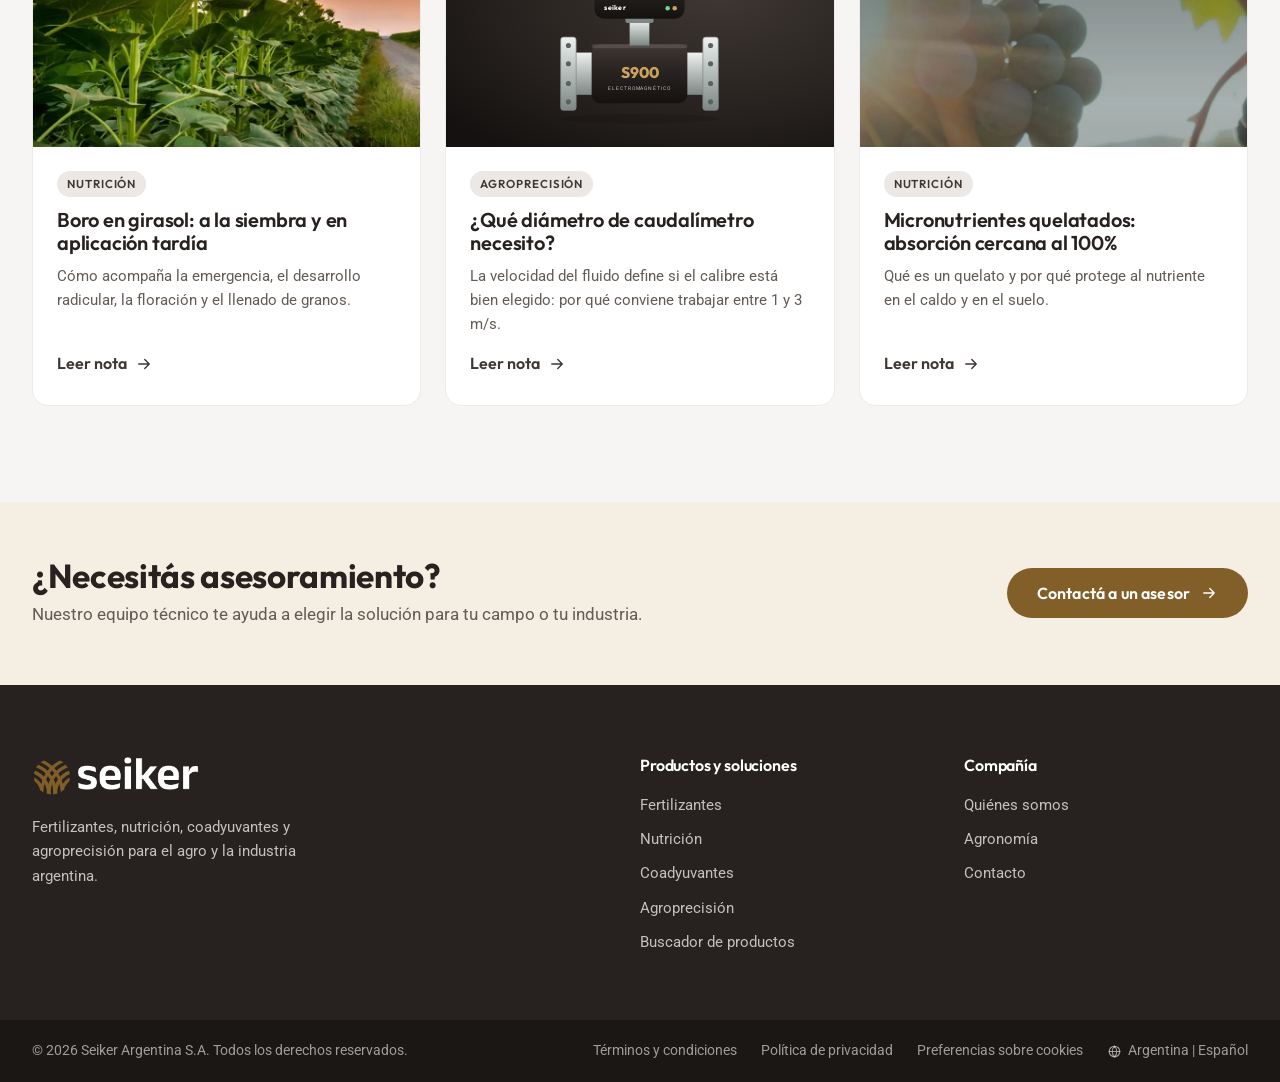
<file: nueva-web/index.html>
<!DOCTYPE html>
<html lang="es">
<head>
<meta charset="UTF-8" />
<meta name="viewport" content="width=device-width, initial-scale=1.0" />
<title>Seiker — Nutrición, fertilizantes y agroprecisión</title>
<meta name="description" content="Nutrición vegetal mineral y orgánica: fertilizantes NitroSol y FozSol, nutrición foliar (Starter Plus, Mastermins Plus, Nitrate Balancer, Harvest More, NITROPLUS 18), coadyuvantes y agroprecisión. Asesoramiento técnico en Argentina." />
<meta name="theme-color" content="#27221f" />
<link rel="icon" type="image/png" href="assets/img/favicon.png" />
<link rel="apple-touch-icon" href="assets/img/apple-touch-icon.png" />
<meta property="og:type" content="website" />
<meta property="og:locale" content="es_AR" />
<meta property="og:site_name" content="Seiker" />
<meta property="og:title" content="Seiker — Nutrición, fertilizantes y agroprecisión" />
<meta property="og:description" content="Desarrollo agrotecnológico: nutrición vegetal mineral y orgánica, fertilizantes NitroSol y FozSol y agroprecisión para el campo argentino." />
<meta property="og:image" content="assets/img/campo.webp" />
<link rel="preconnect" href="https://fonts.googleapis.com" />
<link rel="preconnect" href="https://fonts.gstatic.com" crossorigin />
<link href="https://fonts.googleapis.com/css2?family=Outfit:wght@400;500;600;700;800&family=Roboto:wght@400;500;700&family=IBM+Plex+Mono:wght@500;600&display=swap" rel="stylesheet" />
<link rel="stylesheet" href="assets/css/estilos.css?v=20261128b" />
</head>
<body data-page="inicio">

<header id="site-header">
  <noscript><p style="padding:16px"><a href="index.html">Inicio</a> · <a href="productos.html">Productos</a> · <a href="fertilizantes.html">Fertilizantes</a> · <a href="caudalimetros.html">Agroprecisión</a> · <a href="contacto.html">Contacto</a></p></noscript>
</header>

<main id="contenido">

  <!-- ══ HERO EN CARRUSEL ══ -->
  <section class="hero" aria-roledescription="carrusel" aria-label="Destacados">

    <div class="hs on" role="group" aria-roledescription="diapositiva" aria-label="1 de 4">
      <img class="hs-bg" src="assets/img/campo.webp"
           srcset="assets/img/campo-sm.webp 820w, assets/img/campo.webp 1600w" sizes="100vw"
           width="1600" height="775" fetchpriority="high"
           alt="Lote de girasol y lote de maíz separados por un camino rural, al atardecer." />
      <div class="wrap hs-in">
        <div class="hs-txt">
          <p class="eyebrow">Desarrollo agrotecnológico</p>
          <h1 class="h1">Nutrición vegetal mineral y orgánica</h1>
          <p>Desarrollo agrotecnológico vegetal enfocado en la absorción de nutrientes, reduciendo el impacto ambiental mediante biotecnología y nanotecnología.</p>
          <div class="btns">
            <a class="btn btn--gold" href="productos.html">Conocé nuestros productos <i data-ico="flecha"></i></a>
            <a class="btn btn--ghost-light" href="contacto.html">Contactá a un asesor</a>
          </div>
        </div>
      </div>
    </div>

    <div class="hs" role="group" aria-roledescription="diapositiva" aria-label="2 de 4">
      <img class="hs-bg hs-bg--suave" src="assets/img/lineas/coadyuvantes.webp" width="982" height="1020" loading="lazy" alt="" />
      <div class="wrap hs-in">
        <div class="hs-txt">
          <p class="eyebrow">Fertilizantes</p>
          <h2 class="h1">Línea Sol y Línea Vio: el nutriente donde tiene que llegar</h2>
          <p>Nitrógeno, fósforo, azufre, zinc y boro en formulaciones para distintos momentos del cultivo. Mínima volatilización y disponibilidad inmediata.</p>
          <div class="btns">
            <a class="btn btn--gold" href="fertilizantes.html">Ver fertilizantes <i data-ico="flecha"></i></a>
          </div>
        </div>
      </div>
      <div class="hs-art hs-art--logos" aria-hidden="true">
        <div class="logos">
          <span data-envase="nitro-sol"></span>
          <span data-envase="foz-sol"></span>
          <span data-envase="nitro-vio"></span>
          <span data-envase="foz-vio"></span>
        </div>
      </div>
    </div>

    <div class="hs hs--prim" role="group" aria-roledescription="diapositiva" aria-label="3 de 4">
      <img class="hs-bg hs-bg--suave" src="assets/img/lineas/trigo.webp" width="982" height="1020" loading="lazy" alt="" />
      <div class="wrap hs-in">
        <div class="hs-txt">
          <p class="eyebrow">Aportes nutricionales</p>
          <h2 class="h1">Nutrición foliar</h2>
          <p>Micronutrientes quelatados para el arranque, nitrógeno foliar, nutrición completa en una sola pasada y balance fuente/sumidero para llenar más.</p>
          <div class="btns">
            <a class="btn btn--gold" href="linea.html?id=nutricion">Ver nutrición <i data-ico="flecha"></i></a>
          </div>
        </div>
      </div>
      <div class="hs-art hs-art--bidones" aria-hidden="true">
        <span data-envase="starter-plus"></span>
        <span data-envase="nitroplus-18"></span>
        <span data-envase="mastermins-plus"></span>
      </div>
    </div>

    <div class="hs hs--prim" role="group" aria-roledescription="diapositiva" aria-label="4 de 4">
      <div class="hs-pat" aria-hidden="true"></div>
      <div class="wrap hs-in">
        <div class="hs-txt">
          <p class="eyebrow">Agroprecisión</p>
          <h2 class="h1">Caudalímetros electromagnéticos</h2>
          <!-- REVISAR (B1): ¿conductividad, nivel y presión son mediciones propias u opcionales? -->
          <p>Caudal, conductividad, nivel y presión con transmisión remota de datos. Sin partes móviles dentro del caño. Vendemos, instalamos y reparamos.</p>
          <!-- RIEGO OCULTO: texto original con equipos de riego: "… Vendemos, instalamos y reparamos. Y ahora, equipos de riego." -->
          <div class="btns">
            <a class="btn btn--gold" href="caudalimetros.html">Ver agroprecisión <i data-ico="flecha"></i></a>
            <a class="btn btn--ghost-light" href="caudalimetros.html#como-funciona">Probá el simulador</a>
          </div>
        </div>
      </div>
      <div class="hs-art hs-art--cauda" aria-hidden="true">
        <span data-envase="s300"></span>
      </div>
    </div>

    <div class="hero-ctl">
      <div class="wrap hero-ctl-in">
        <div class="hero-dots"></div>
        <button class="ib hero-prev" type="button" aria-label="Diapositiva anterior"><i data-ico="izq"></i></button>
        <button class="ib hero-next" type="button" aria-label="Diapositiva siguiente"><i data-ico="der"></i></button>
        <button class="ib hero-pausa" type="button" aria-label="Pausar carrusel"></button>
      </div>
    </div>
  </section>

  <!-- ══ ACCESOS RÁPIDOS ══ -->
  <div class="quick">
    <div class="wrap">
      <nav class="quick-in" aria-label="Accesos rápidos">
        <a class="qk" href="productos.html"><span class="qk-i"><i data-ico="lupa"></i></span>
          <span><b>Buscador de productos</b><span>Filtrá por línea y cultivo</span></span></a>
        <a class="qk" href="fertilizantes.html"><span class="qk-i"><i data-ico="gota"></i></span>
          <span><b>Fertilizantes y nutrición</b><span>NitroSol, FozSol y más</span></span></a>
        <a class="qk" href="caudalimetros.html"><span class="qk-i"><i data-ico="medidor"></i></span>
          <span><b>Agroprecisión</b><span>Caudalímetros electromagnéticos</span></span></a><!-- RIEGO OCULTO: decía "Caudalímetros y riego" -->
        <a class="qk" href="linea.html?id=coadyuvantes"><span class="qk-i"><i data-ico="escudo"></i></span>
          <span><b>Coadyuvantes</b><span>Natur'l Óleo</span></span></a>
      </nav>
    </div>
  </div>

  <!-- ══ PRODUCTOS Y SOLUCIONES ══ -->
  <section class="sec">
    <div class="wrap">
      <div class="sec-h rv">
        <p class="eyebrow">Productos y soluciones</p>
        <h2 class="h2">Soluciones para cada etapa del cultivo.</h2>
        <p class="lead">Fertilizantes, nutrición, agroprecisión e investigación y desarrollo. Con asesoramiento técnico incluido.</p>
      </div>
      <div class="cats" data-lineas="fertilizantes,nutricion,@id,caudalimetros" data-stagger>
        <!-- Tarjeta fija: no lleva a ninguna página. Se ubica donde dice "@id". -->
        <div class="cat cat--fija rv" data-extra="id">
          <img src="assets/img/lineas/papa.webp" alt="" loading="lazy" decoding="async" />
          <div class="cat-b"><span class="tag">Investigación y desarrollo</span>
            <h3>I+D</h3>
            <p>Biotecnología y nanotecnología aplicadas a la absorción de nutrientes y a reducir el impacto ambiental.</p></div>
        </div>
      </div>
    </div>
  </section>

  <!-- ══ CÓMO FUNCIONA ══ -->
  <section class="sec">
    <div class="wrap split">
      <div class="split-m split-m--prim rv" aria-hidden="true">
        <span data-envase="s150"></span>
        <span class="formula">E = B · v · D</span>
      </div>
      <div class="split-t rv">
        <p class="eyebrow">Medición electromagnética</p>
        <h2 class="h2">Medición sin partes móviles.</h2>
        <p class="lead">El líquido conductivo atraviesa un campo magnético y genera una tensión proporcional a su velocidad —ley de Faraday—. Nada obstruye el caño, nada se desgasta.</p>
        <ul class="checks">
          <!-- REVISAR (B1): ídem. -->
          <li><i data-ico="check"></i><span>Caudal, conductividad, nivel y presión</span></li>
          <li><i data-ico="check"></i><span>Data logger con tarjeta SD y comunicación GPRS / RS485</span></li>
          <li><i data-ico="check"></i><span>Protección IP68 y garantía de 5 años</span></li>
        </ul>
        <div class="btns">
          <a class="btn btn--pri" href="caudalimetros.html#como-funciona">Probá el simulador <i data-ico="flecha"></i></a>
          <a class="btn btn--line" href="caudalimetros.html#series">Series disponibles</a>
        </div>
      </div>
    </div>
  </section>

  <!-- ══ FERTILIZACIÓN ══ -->
  <section class="sec sec--gris">
    <div class="wrap split split--inv">
      <div class="split-m rv">
        <img src="assets/img/lineas/trigo.webp" width="982" height="1020" loading="lazy" alt="Espigas de trigo en el lote." />
      </div>
      <div class="split-t rv">
        <p class="eyebrow">Fertilización líquida</p>
        <h2 class="h2">El nutriente donde tiene que llegar.</h2>
        <p class="lead">Formulaciones NitroSol y FozSol para distintos momentos del cultivo, con mínima volatilización y disponibilidad inmediata.</p>
        <ul class="checks">
          <li><i data-ico="check"></i><span>Nitrógeno y azufre como base de NitroSol</span></li>
          <li><i data-ico="check"></i><span>Fósforo líquido con FozSol, en dos formulaciones</span></li>
          <li><i data-ico="check"></i><span>Zinc quelado para gramíneas y boro para girasol</span></li>
        </ul>
        <a class="btn btn--pri" href="fertilizantes.html">Ver fertilizantes <i data-ico="flecha"></i></a>
      </div>
    </div>
  </section>

  <!-- ══ CIFRAS ══ -->
  <section class="sec sec--prim">
    <div class="wrap">
      <div class="stats rv" data-cifras></div>
    </div>
  </section>

  <!-- ══ POR QUÉ SEIKER ══ -->
  <section class="sec">
    <div class="wrap">
      <div class="sec-h sec-h--c rv">
        <p class="eyebrow">Por qué Seiker</p>
        <h2 class="h2">Confianza y compromiso con el campo.</h2>
        <p class="lead">Empresa argentina con más de 15 años en el sector agropecuario e industrial.</p>
      </div>
      <div class="feats feats--5" data-stagger>
        <div class="feat rv"><span class="feat-i"><i data-ico="persona"></i></span><h3>Asesoramiento</h3><p>Ingenieros agrónomos y técnicos disponibles todo el año, sin costo adicional.</p></div>
        <!-- REVISAR (B11): "24 h" con horario de lunes a viernes; propuesta "Respuesta en 24 h hábiles" (no aplicada). -->
        <div class="feat rv"><span class="feat-i"><i data-ico="reloj"></i></span><h3>Respuesta 24 h</h3><p>Equipos y stock disponibles para no perder la ventana óptima de trabajo.</p></div>
        <div class="feat rv"><span class="feat-i"><i data-ico="senal"></i></span><h3>Tecnología</h3><p>Caudalímetros IP68, data logger, GPRS y software de análisis incluido.</p></div>
        <div class="feat rv"><span class="feat-i"><i data-ico="hoja"></i></span><h3>Sustentabilidad</h3><p>Fertilizantes con mínima volatilización para preservar el suelo.</p></div>
        <div class="feat rv"><span class="feat-i"><i data-ico="moneda"></i></span><h3>Financiación</h3><p>Planes en pesos y dólares ajustados a los ciclos de producción agrícola.</p></div>
      </div>
    </div>
  </section>

  <!-- ══ AGRONOMÍA ══ -->
  <section class="sec sec--gris">
    <div class="wrap">
      <div class="sec-h sec-h--row rv">
        <div>
          <p class="eyebrow">Agronomía</p>
          <h2 class="h2">Información técnica para decidir mejor</h2>
        </div>
        <a class="lnk" href="agronomia.html">Ver todas las notas <i data-ico="flecha"></i></a>
      </div>
      <div class="news" data-stagger>
        <a class="ncard rv" href="agronomia.html#boro-girasol">
          <div class="ncard-m"><img src="assets/img/campo-girasol.webp" width="820" height="775" loading="lazy" alt="" /></div>
          <div class="ncard-b"><span class="tag">Nutrición</span>
            <h3>Boro en girasol: a la siembra y en aplicación tardía</h3>
            <p>Cómo acompaña la emergencia, el desarrollo radicular, la floración y el llenado de granos.</p>
            <span class="lnk">Leer nota <i data-ico="flecha"></i></span></div>
        </a>
        <a class="ncard rv" href="agronomia.html#calibre">
          <div class="ncard-m ncard-m--prim" aria-hidden="true"><span data-envase="s900"></span></div>
          <div class="ncard-b"><span class="tag">Agroprecisión</span>
            <h3>¿Qué diámetro de caudalímetro necesito?</h3>
            <p>La velocidad del fluido define si el calibre está bien elegido: por qué conviene trabajar entre 1 y 3 m/s.</p>
            <span class="lnk">Leer nota <i data-ico="flecha"></i></span></div>
        </a>
        <a class="ncard rv" href="agronomia.html#quelatos">
          <div class="ncard-m"><img src="assets/img/lineas/uva.webp" width="982" height="1020" loading="lazy" alt="" /></div>
          <div class="ncard-b"><span class="tag">Nutrición</span>
            <!-- REVISAR (B10): claim "absorción cercana al 100%". -->
            <h3>Micronutrientes quelatados: absorción cercana al 100%</h3>
            <p>Qué es un quelato y por qué protege al nutriente en el caldo y en el suelo.</p>
            <span class="lnk">Leer nota <i data-ico="flecha"></i></span></div>
        </a>
      </div>
    </div>
  </section>

</main>

<footer id="site-footer"></footer>

<!-- Scripts clásicos con defer, en orden de dependencia. Sin módulos ES:
     así el sitio funciona abriendo el archivo directo o desde cualquier hosting. -->
<script defer src="assets/js/config.js?v=20261128b"></script>
<script defer src="assets/js/catalogo.js?v=20261128b"></script>
<script defer src="assets/js/ilustraciones.js?v=20261128b"></script>
<script defer src="assets/js/sitio.js?v=20261128b"></script>
</body>
</html>
</file>
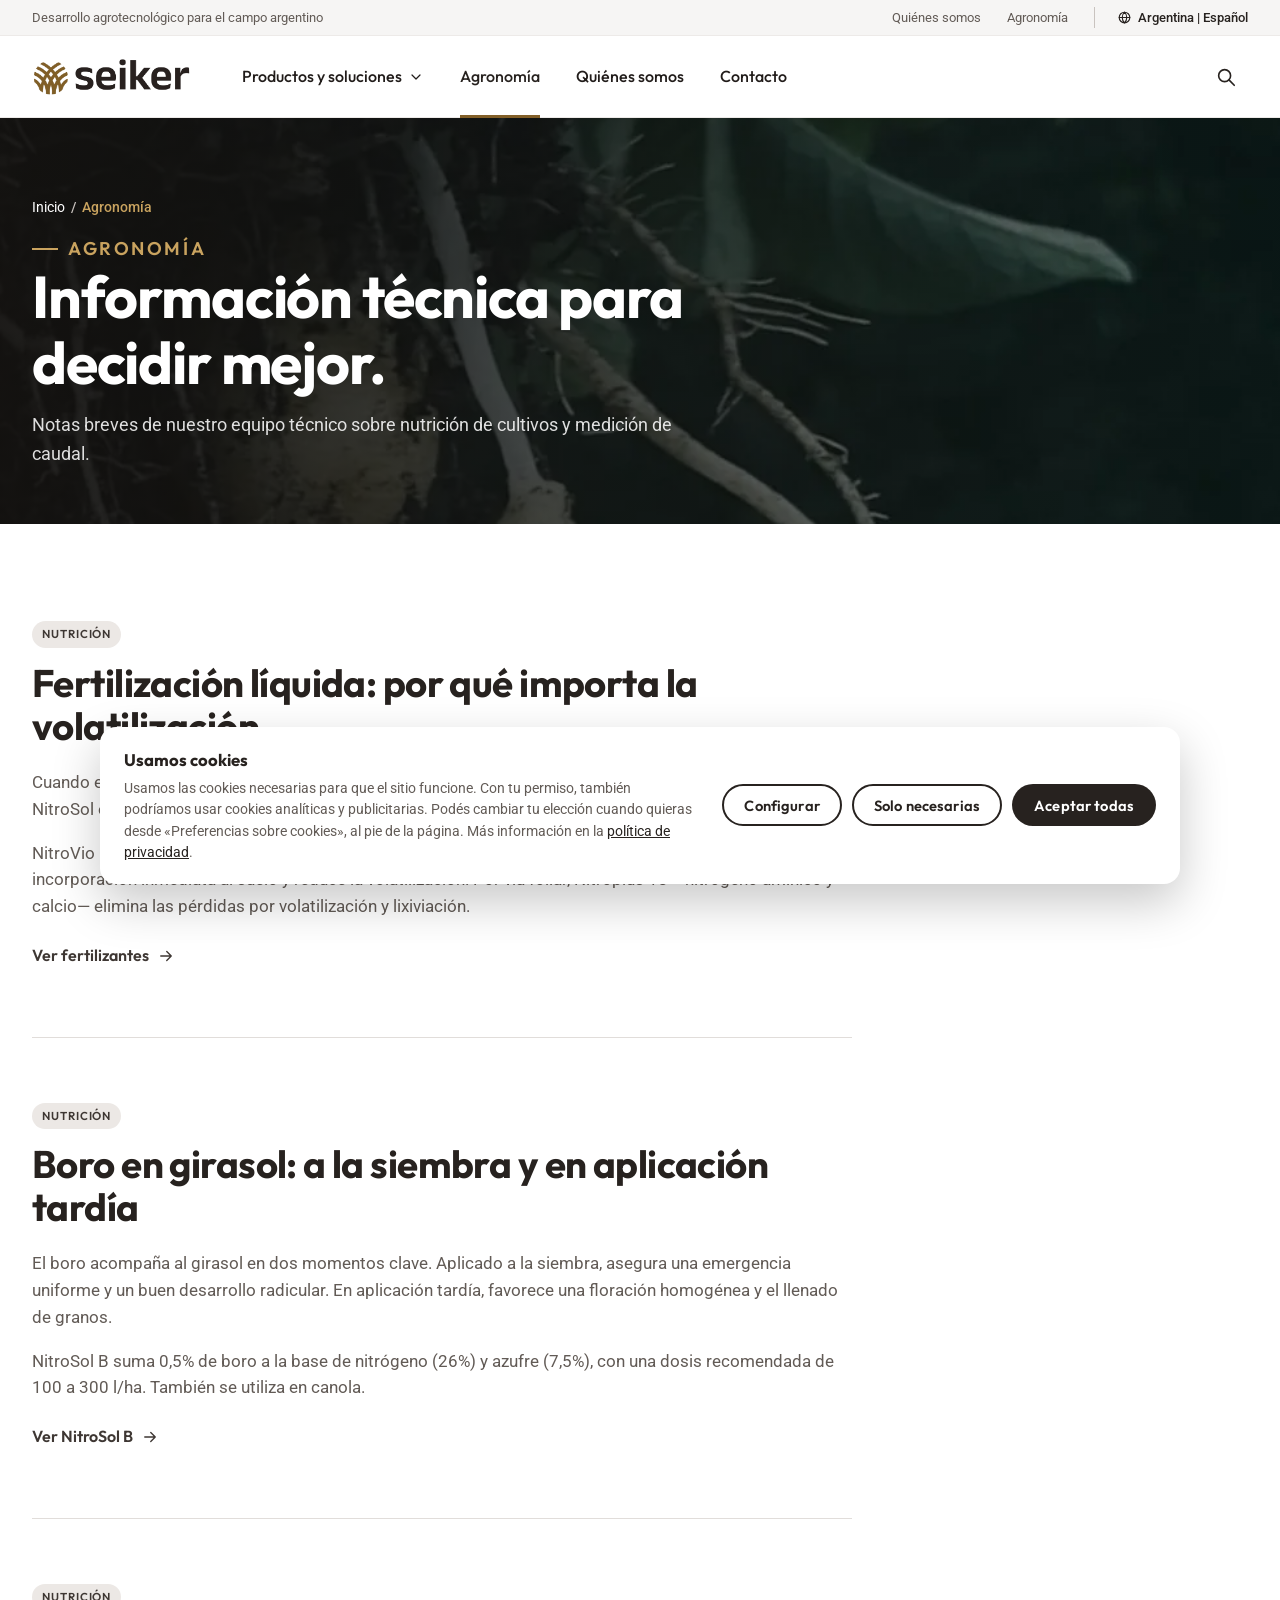
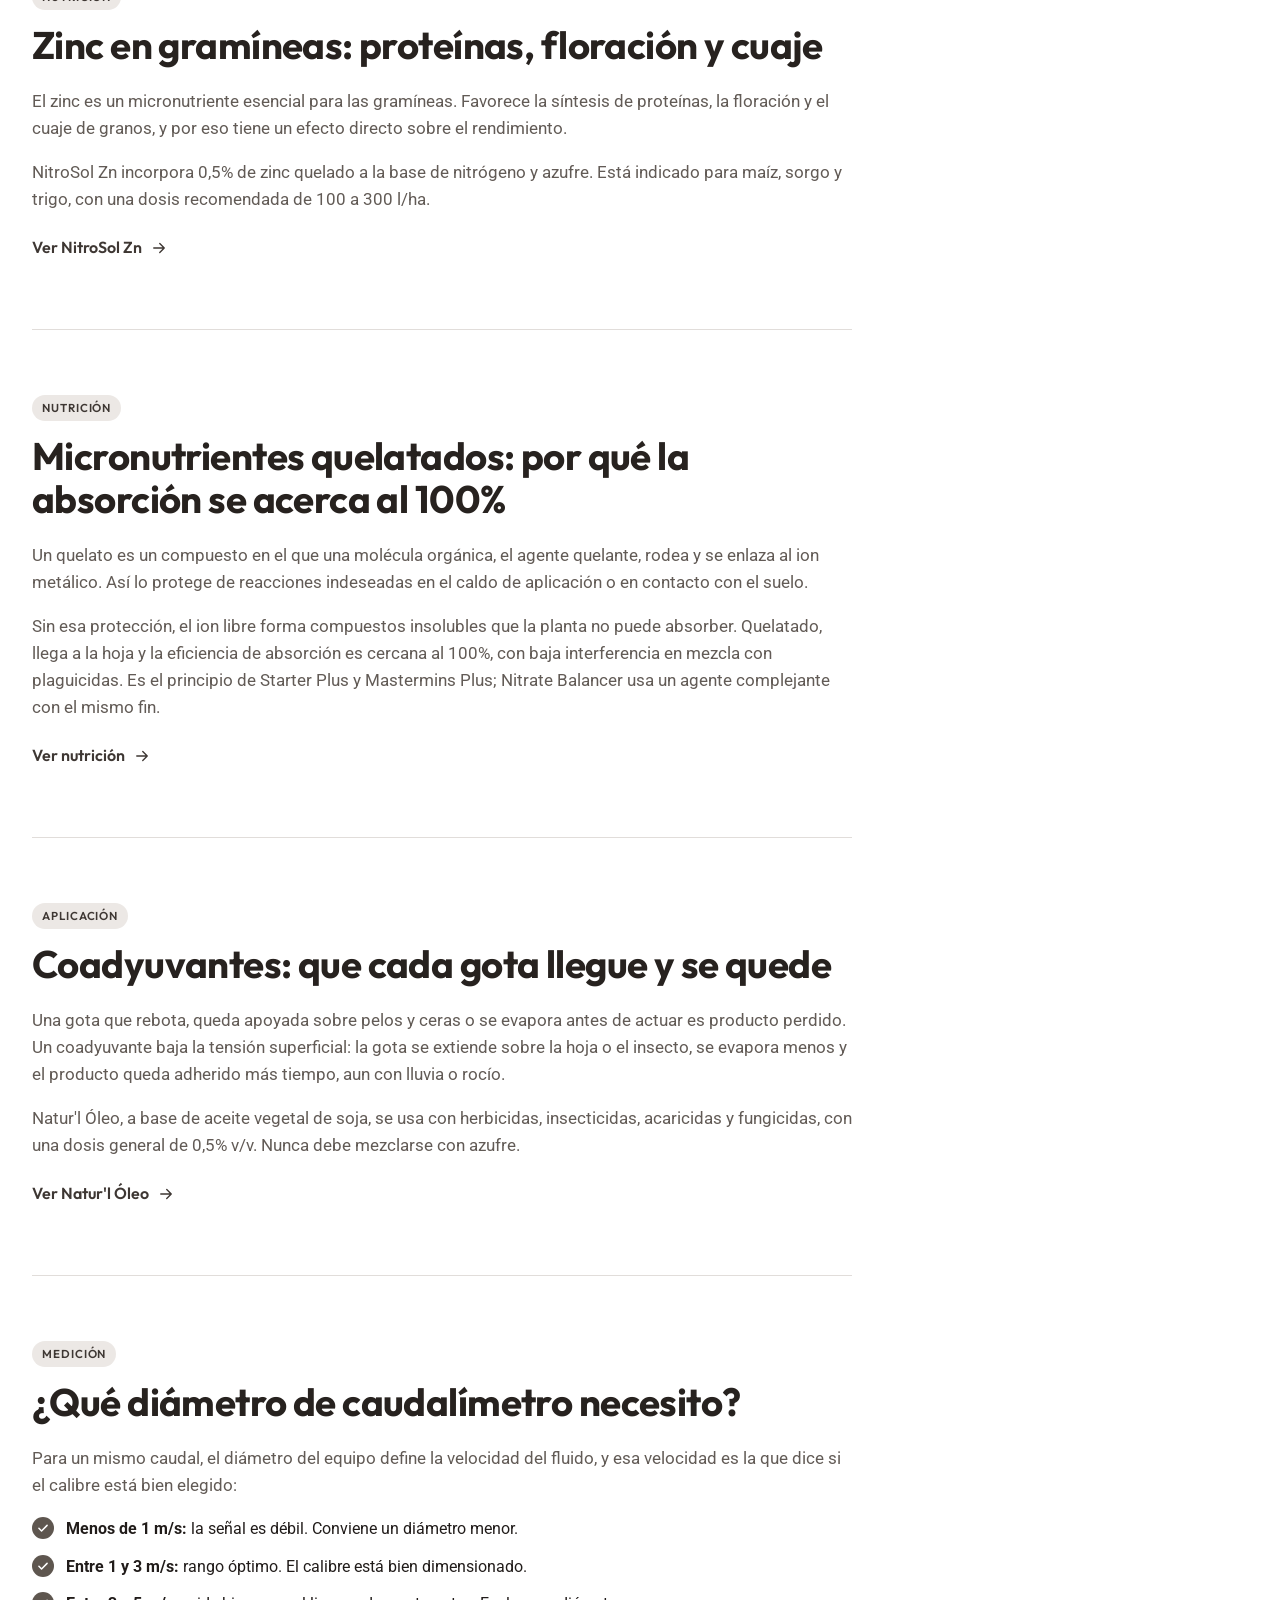
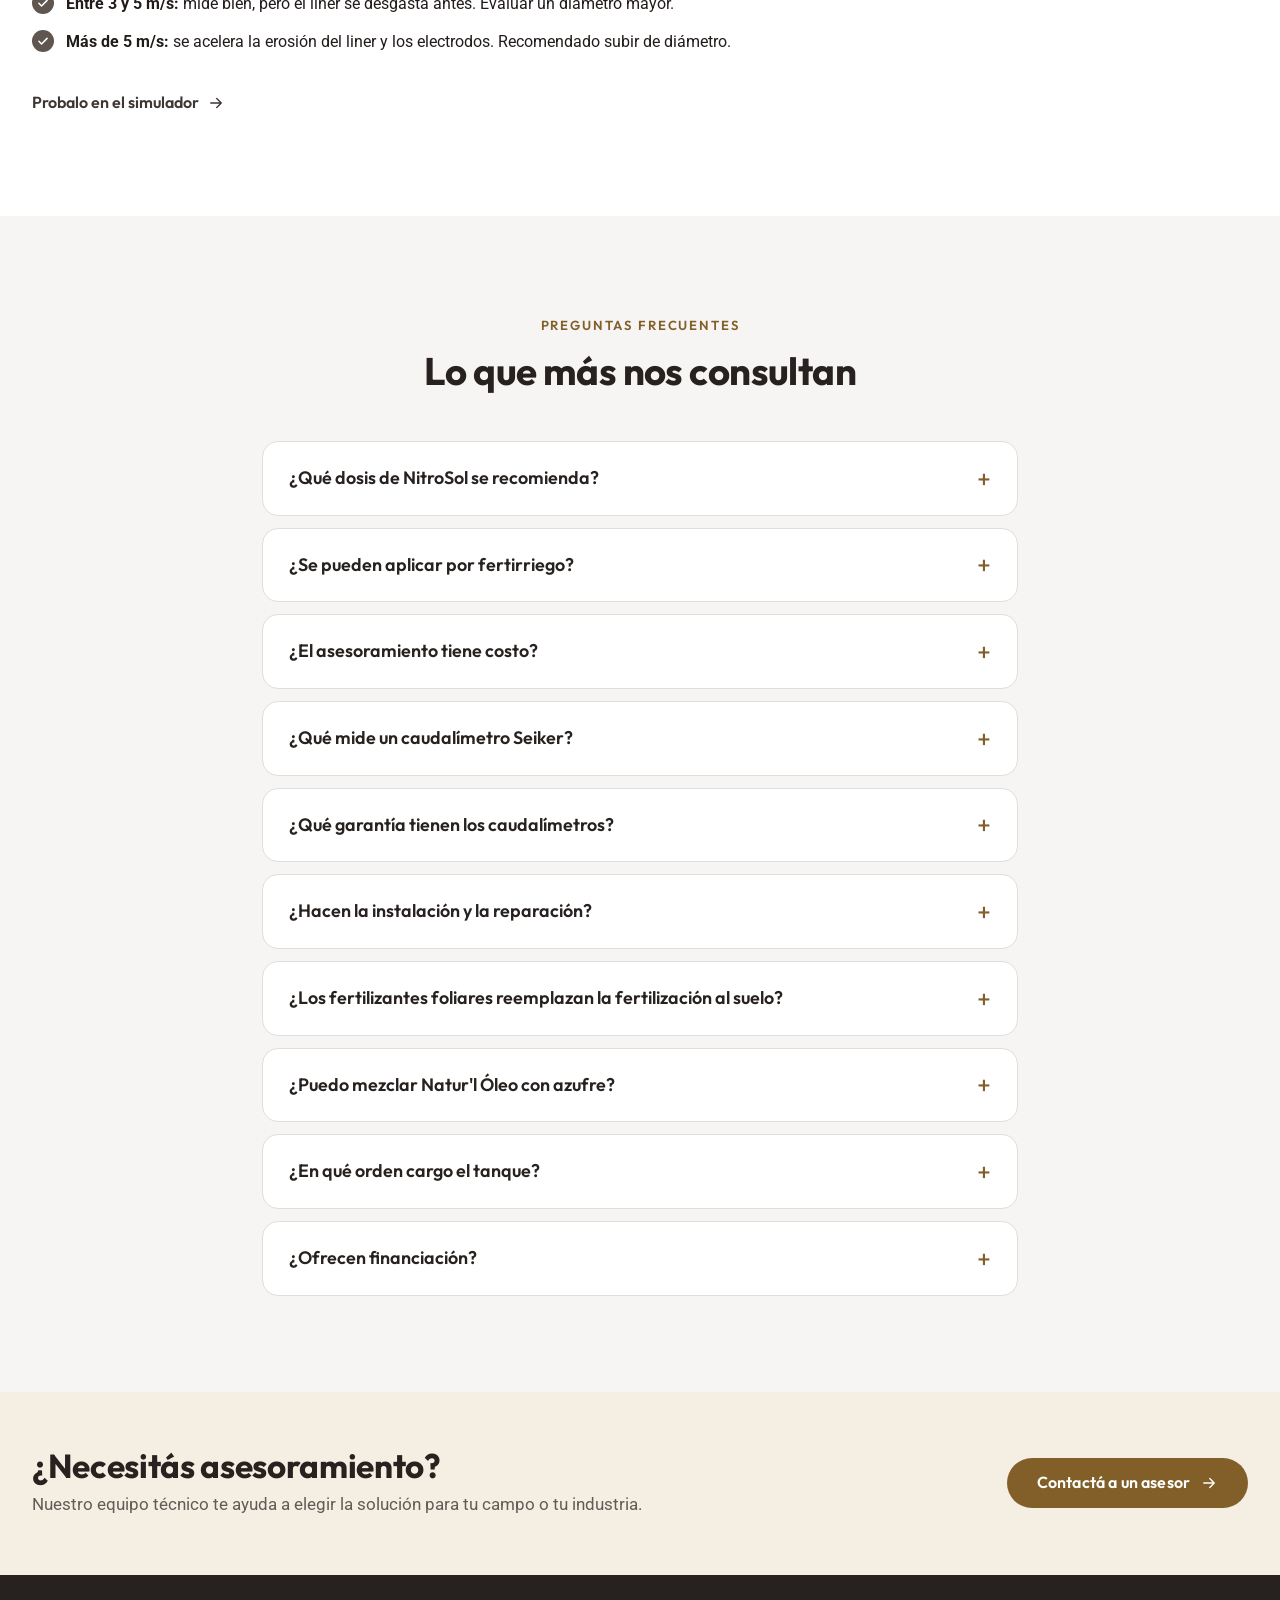
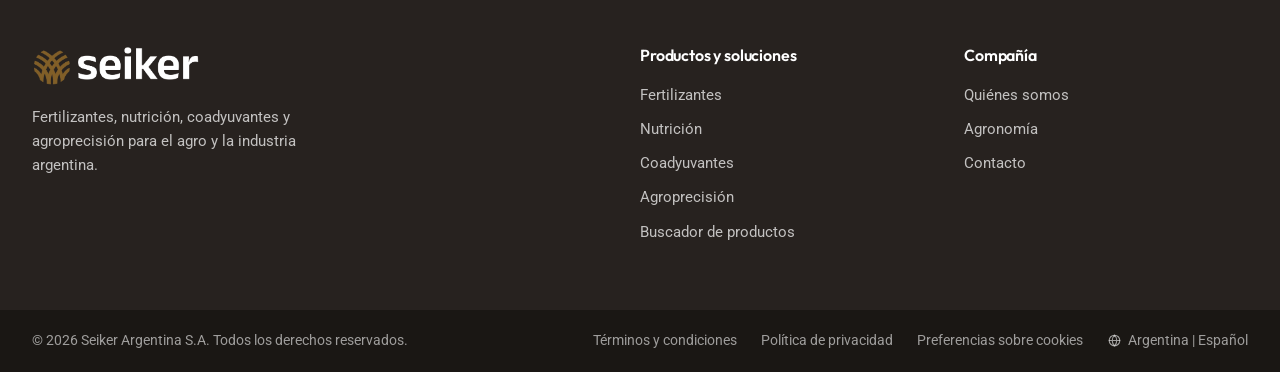
<file: nueva-web/agronomia.html>
<!DOCTYPE html>
<html lang="es">
<head>
<meta charset="UTF-8" />
<meta name="viewport" content="width=device-width, initial-scale=1.0" />
<title>Agronomía: notas técnicas y preguntas frecuentes | Seiker</title>
<meta name="description" content="Notas técnicas sobre fertilización líquida, micronutrientes quelatados, coadyuvantes, boro en girasol, zinc en gramíneas y cómo elegir el diámetro de un caudalímetro. Preguntas frecuentes." />
<meta name="theme-color" content="#27221f" />
<link rel="icon" type="image/png" href="assets/img/favicon.png" />
<link rel="apple-touch-icon" href="assets/img/apple-touch-icon.png" />
<meta property="og:type" content="website" />
<meta property="og:locale" content="es_AR" />
<meta property="og:site_name" content="Seiker" />
<meta property="og:title" content="Agronomía: notas técnicas y preguntas frecuentes | Seiker" />
<meta property="og:description" content="Notas técnicas sobre fertilización líquida, micronutrientes quelatados, coadyuvantes, boro en girasol, zinc en gramíneas y cómo elegir el diámetro de un caudalímetro. Preguntas frecuentes." />
<meta property="og:image" content="assets/img/campo.webp" />
<link rel="preconnect" href="https://fonts.googleapis.com" />
<link rel="preconnect" href="https://fonts.gstatic.com" crossorigin />
<link href="https://fonts.googleapis.com/css2?family=Outfit:wght@400;500;600;700;800&family=Roboto:wght@400;500;700&family=IBM+Plex+Mono:wght@500;600&display=swap" rel="stylesheet" />
<link rel="stylesheet" href="assets/css/estilos.css?v=20261128b" />
</head>
<body data-page="agronomia">

<header id="site-header">
  <noscript><p style="padding:16px"><a href="index.html">Inicio</a> · <a href="productos.html">Productos</a> · <a href="fertilizantes.html">Fertilizantes</a> · <a href="caudalimetros.html">Agroprecisión</a> · <a href="contacto.html">Contacto</a></p></noscript>
</header>

<main id="contenido">
  <section class="banner">
    <img src="assets/img/lineas/papa.webp" width="982" height="1020" alt="" />
    <div class="wrap">
      <nav class="crumbs" aria-label="Ruta"><ol><li><a href="index.html">Inicio</a></li><li aria-current="page">Agronomía</li></ol></nav>
      <p class="eyebrow">Agronomía</p>
      <h1 class="h1">Información técnica para decidir mejor.</h1>
      <p>Notas breves de nuestro equipo técnico sobre nutrición de cultivos y medición de caudal.</p>
    </div>
  </section>

  <section class="sec">
    <div class="wrap">

      <article class="art rv" id="fertilizacion-liquida">
        <span class="tag">Nutrición</span>
        <h2 class="h2" style="margin-top:14px">Fertilización líquida: por qué importa la volatilización</h2>
        <p>Cuando el nitrógeno se volatiliza, una parte de lo que se aplicó se pierde antes de llegar al cultivo. La línea NitroSol está formulada para minimizar esa pérdida y dejar los nutrientes disponibles de inmediato.</p>
        <p>NitroVio O+ combina nutrientes orgánicos y sales convencionales: su bajo tamaño molecular permite una incorporación inmediata al suelo y reduce la volatilización. Por vía foliar, Nitroplus 18 —nitrógeno amínico y calcio— elimina las pérdidas por volatilización y lixiviación.</p>
        <a class="lnk" href="fertilizantes.html">Ver fertilizantes <i data-ico="flecha"></i></a>
      </article>

      <article class="art rv" id="boro-girasol">
        <span class="tag">Nutrición</span>
        <h2 class="h2" style="margin-top:14px">Boro en girasol: a la siembra y en aplicación tardía</h2>
        <p>El boro acompaña al girasol en dos momentos clave. Aplicado a la siembra, asegura una emergencia uniforme y un buen desarrollo radicular. En aplicación tardía, favorece una floración homogénea y el llenado de granos.</p>
        <p>NitroSol B suma 0,5% de boro a la base de nitrógeno (26%) y azufre (7,5%), con una dosis recomendada de 100 a 300 l/ha. También se utiliza en canola.</p>
        <a class="lnk" href="producto.html?id=nitro-sol-b">Ver NitroSol B <i data-ico="flecha"></i></a>
      </article>

      <article class="art rv" id="zinc">
        <span class="tag">Nutrición</span>
        <h2 class="h2" style="margin-top:14px">Zinc en gramíneas: proteínas, floración y cuaje</h2>
        <p>El zinc es un micronutriente esencial para las gramíneas. Favorece la síntesis de proteínas, la floración y el cuaje de granos, y por eso tiene un efecto directo sobre el rendimiento.</p>
        <p>NitroSol Zn incorpora 0,5% de zinc quelado a la base de nitrógeno y azufre. Está indicado para maíz, sorgo y trigo, con una dosis recomendada de 100 a 300 l/ha.</p>
        <a class="lnk" href="producto.html?id=nitro-sol-zn">Ver NitroSol Zn <i data-ico="flecha"></i></a>
      </article>

      <article class="art rv" id="quelatos">
        <span class="tag">Nutrición</span>
        <!-- REVISAR (B10): claim "absorción cercana al 100%". -->
        <h2 class="h2" style="margin-top:14px">Micronutrientes quelatados: por qué la absorción se acerca al 100%</h2>
        <p>Un quelato es un compuesto en el que una molécula orgánica, el agente quelante, rodea y se enlaza al ion metálico. Así lo protege de reacciones indeseadas en el caldo de aplicación o en contacto con el suelo.</p>
        <p>Sin esa protección, el ion libre forma compuestos insolubles que la planta no puede absorber. Quelatado, llega a la hoja y la eficiencia de absorción es cercana al 100%, con baja interferencia en mezcla con plaguicidas. Es el principio de Starter Plus y Mastermins Plus; Nitrate Balancer usa un agente complejante con el mismo fin.</p>
        <a class="lnk" href="linea.html?id=nutricion">Ver nutrición <i data-ico="flecha"></i></a>
      </article>

      <article class="art rv" id="coadyuvantes">
        <span class="tag">Aplicación</span>
        <h2 class="h2" style="margin-top:14px">Coadyuvantes: que cada gota llegue y se quede</h2>
        <p>Una gota que rebota, queda apoyada sobre pelos y ceras o se evapora antes de actuar es producto perdido. Un coadyuvante baja la tensión superficial: la gota se extiende sobre la hoja o el insecto, se evapora menos y el producto queda adherido más tiempo, aun con lluvia o rocío.</p>
        <p>Natur'l Óleo, a base de aceite vegetal de soja, se usa con herbicidas, insecticidas, acaricidas y fungicidas, con una dosis general de 0,5% v/v. Nunca debe mezclarse con azufre.</p>
        <a class="lnk" href="producto.html?id=naturl-oleo">Ver Natur'l Óleo <i data-ico="flecha"></i></a>
      </article>

      <article class="art rv" id="calibre">
        <span class="tag">Medición</span>
        <h2 class="h2" style="margin-top:14px">¿Qué diámetro de caudalímetro necesito?</h2>
        <p>Para un mismo caudal, el diámetro del equipo define la velocidad del fluido, y esa velocidad es la que dice si el calibre está bien elegido:</p>
        <ul class="checks">
          <li><i data-ico="check"></i><span><b>Menos de 1 m/s:</b> la señal es débil. Conviene un diámetro menor.</span></li>
          <li><i data-ico="check"></i><span><b>Entre 1 y 3 m/s:</b> rango óptimo. El calibre está bien dimensionado.</span></li>
          <li><i data-ico="check"></i><span><b>Entre 3 y 5 m/s:</b> mide bien, pero el liner se desgasta antes. Evaluar un diámetro mayor.</span></li>
          <li><i data-ico="check"></i><span><b>Más de 5 m/s:</b> se acelera la erosión del liner y los electrodos. Recomendado subir de diámetro.</span></li>
        </ul>
        <a class="lnk" href="caudalimetros.html#como-funciona">Probalo en el simulador <i data-ico="flecha"></i></a>
      </article>

    </div>
  </section>

  <section class="sec sec--gris" id="preguntas">
    <div class="wrap narrow">
      <div class="sec-h sec-h--c rv">
        <p class="eyebrow">Preguntas frecuentes</p>
        <h2 class="h2">Lo que más nos consultan</h2>
      </div>
      <div class="faq rv">
        <details><summary>¿Qué dosis de NitroSol se recomienda?</summary>
          <div><p>Para NitroSol, NitroSol Zn y NitroSol B la dosis recomendada es de 100 a 300 l/ha según el cultivo. FozSol va de 90 a 180 l/ha en cereales y oleaginosas y de 60 a 120 l/ha en pasturas. Para NitroVio O+ la dosis se define según el cultivo, su estado y el análisis de suelo: consultanos y lo vemos con vos.</p></div></details>
        <details><summary>¿Se pueden aplicar por fertirriego?</summary>
          <div><p>NitroSol es apto para fertirriego y para aplicaciones motrices. Nitroplus 18 es de aplicación foliar. Para el resto de la línea, consultá con nuestro equipo agronómico según tu sistema de aplicación.</p></div></details>
        <details><summary>¿El asesoramiento tiene costo?</summary>
          <div><p>No. Nuestros ingenieros agrónomos y técnicos están disponibles todo el año sin costo adicional.</p></div></details>
        <details><summary>¿Qué mide un caudalímetro Seiker?</summary>
          <!-- REVISAR (B1): ídem. -->
          <div><p>Caudal, conductividad, nivel y presión, con transmisión remota de datos. Incluye data logger con tarjeta SD, comunicación GPRS / RS485 y software de análisis.</p></div></details>
        <details><summary>¿Qué garantía tienen los caudalímetros?</summary>
          <div><p>Todos los caudalímetros Seiker tienen garantía de 5 años y grado de protección IP68.</p></div></details>
        <details><summary>¿Hacen la instalación y la reparación?</summary>
          <div><p>Sí. Vendemos, instalamos, ponemos en marcha y configuramos el equipo en el lugar de trabajo. También hacemos mantenimiento preventivo y correctivo, reparación de módulo electrónico, cambio de sensores y recalibración.</p></div></details>
        <details><summary>¿Los fertilizantes foliares reemplazan la fertilización al suelo?</summary>
          <div><p>No. Starter Plus, Mastermins Plus y Harvest More complementan la fertilización de base al suelo; no la reemplazan.</p></div></details>
        <details><summary>¿Puedo mezclar Natur'l Óleo con azufre?</summary>
          <div><p>No. La mezcla daña gravemente el tejido vegetal y provoca caída de hojas, flores y frutos. Solo pueden usarse en la misma temporada durante la dormancia, con un mes de intervalo entre ambos productos.</p></div></details>
        <details><summary>¿En qué orden cargo el tanque?</summary>
          <div><p>Para Starter Plus y Mastermins Plus: primero agua, después el fertilizante y por último los agroquímicos junto con Natur'l Óleo. Antes de mezclar productos, hacé siempre una prueba de compatibilidad a pequeña escala.</p></div></details>
        <details><summary>¿Ofrecen financiación?</summary>
          <div><p>Sí, con planes en pesos y dólares ajustados a los ciclos de producción agrícola.</p></div></details>
      </div>
    </div>
  </section>
</main>

<footer id="site-footer"></footer>

<!-- Scripts clásicos con defer, en orden de dependencia. Sin módulos ES:
     así el sitio funciona abriendo el archivo directo o desde cualquier hosting. -->
<script defer src="assets/js/config.js?v=20261128b"></script>
<script defer src="assets/js/catalogo.js?v=20261128b"></script>
<script defer src="assets/js/ilustraciones.js?v=20261128b"></script>
<script defer src="assets/js/sitio.js?v=20261128b"></script>
</body>
</html>
</file>
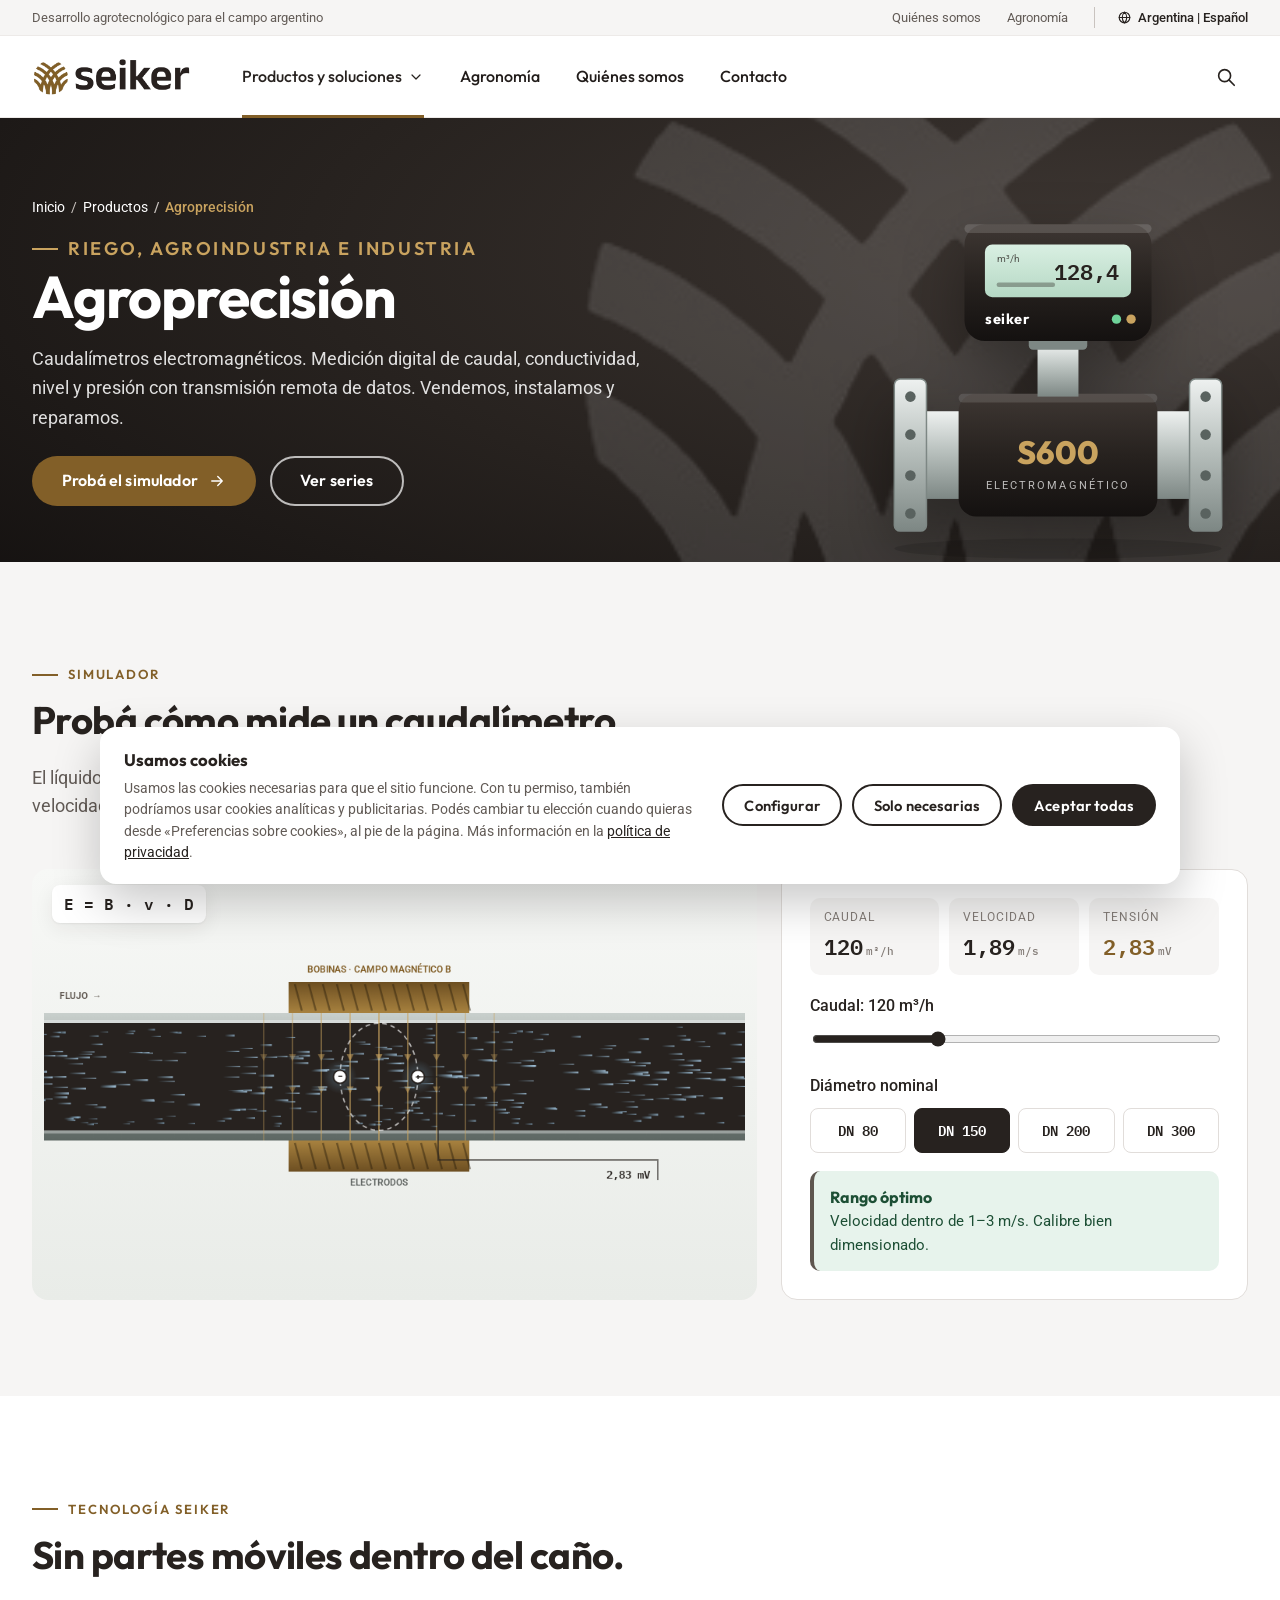
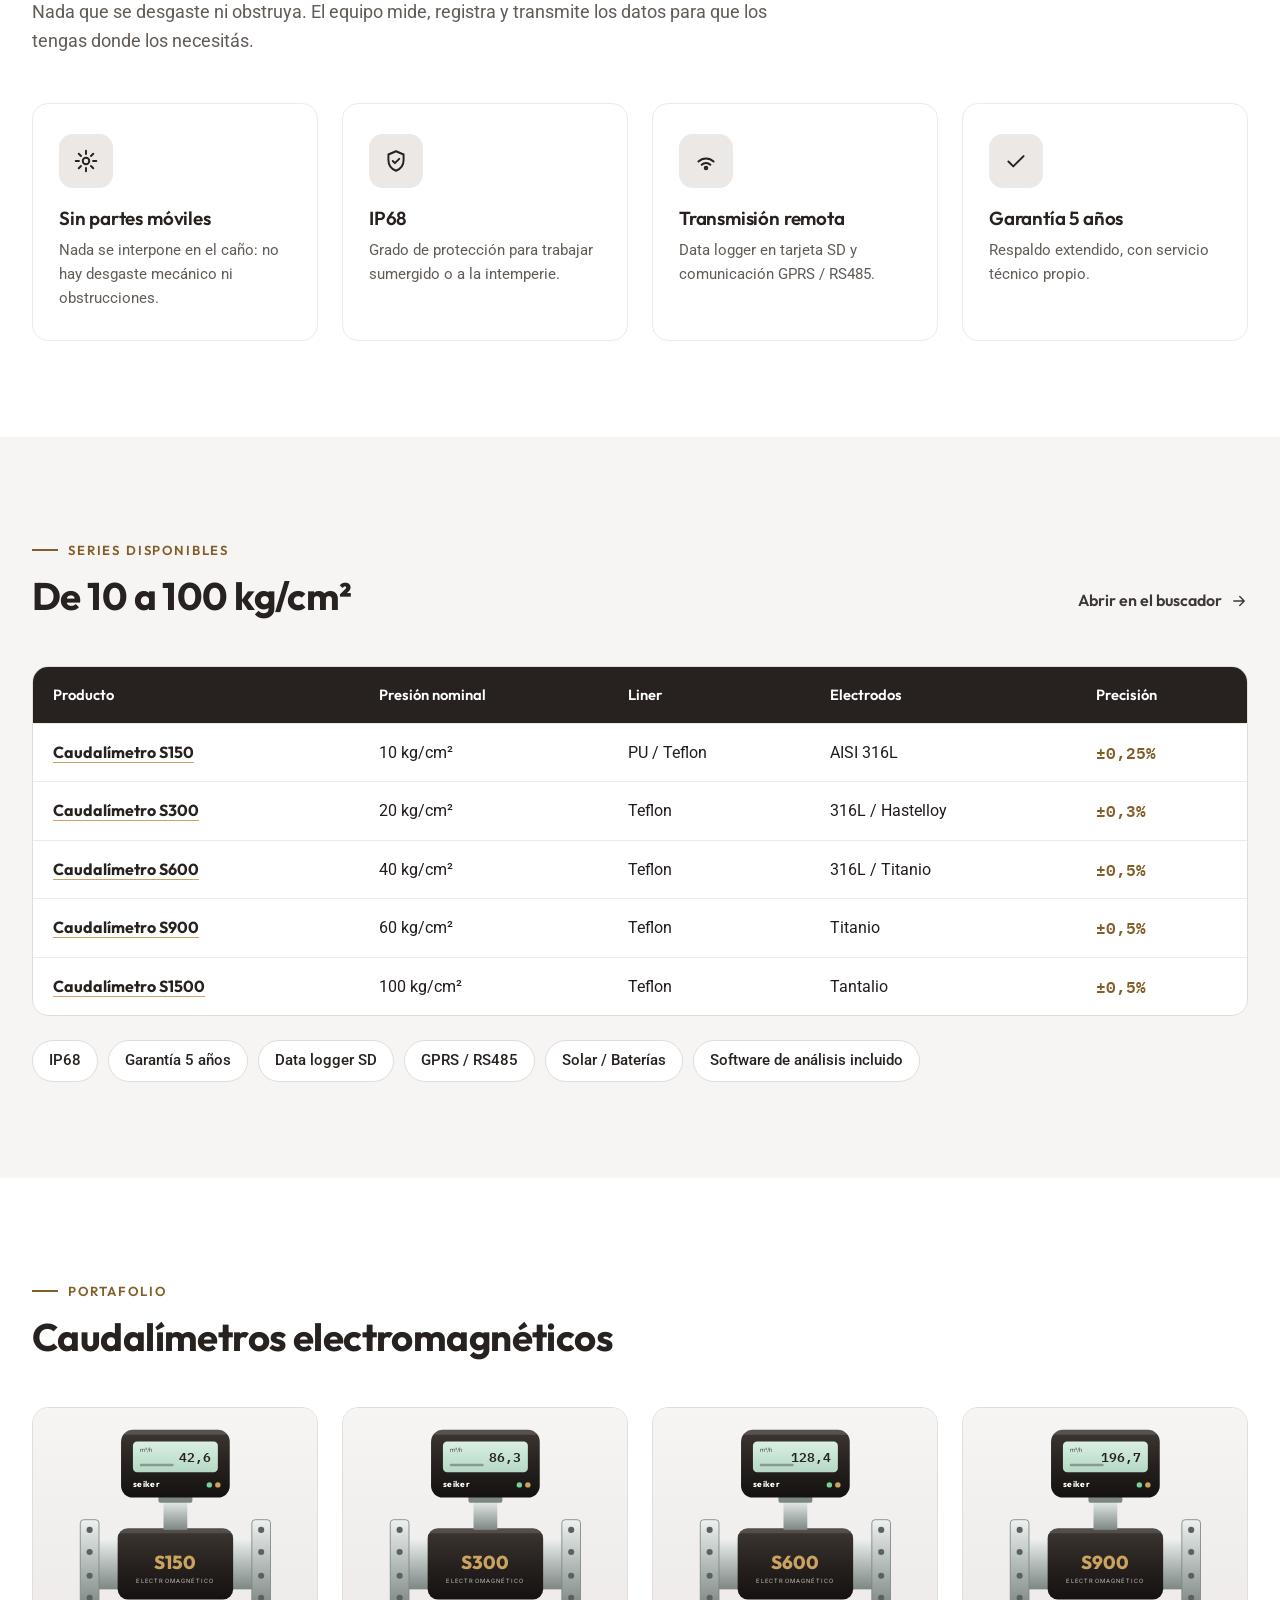
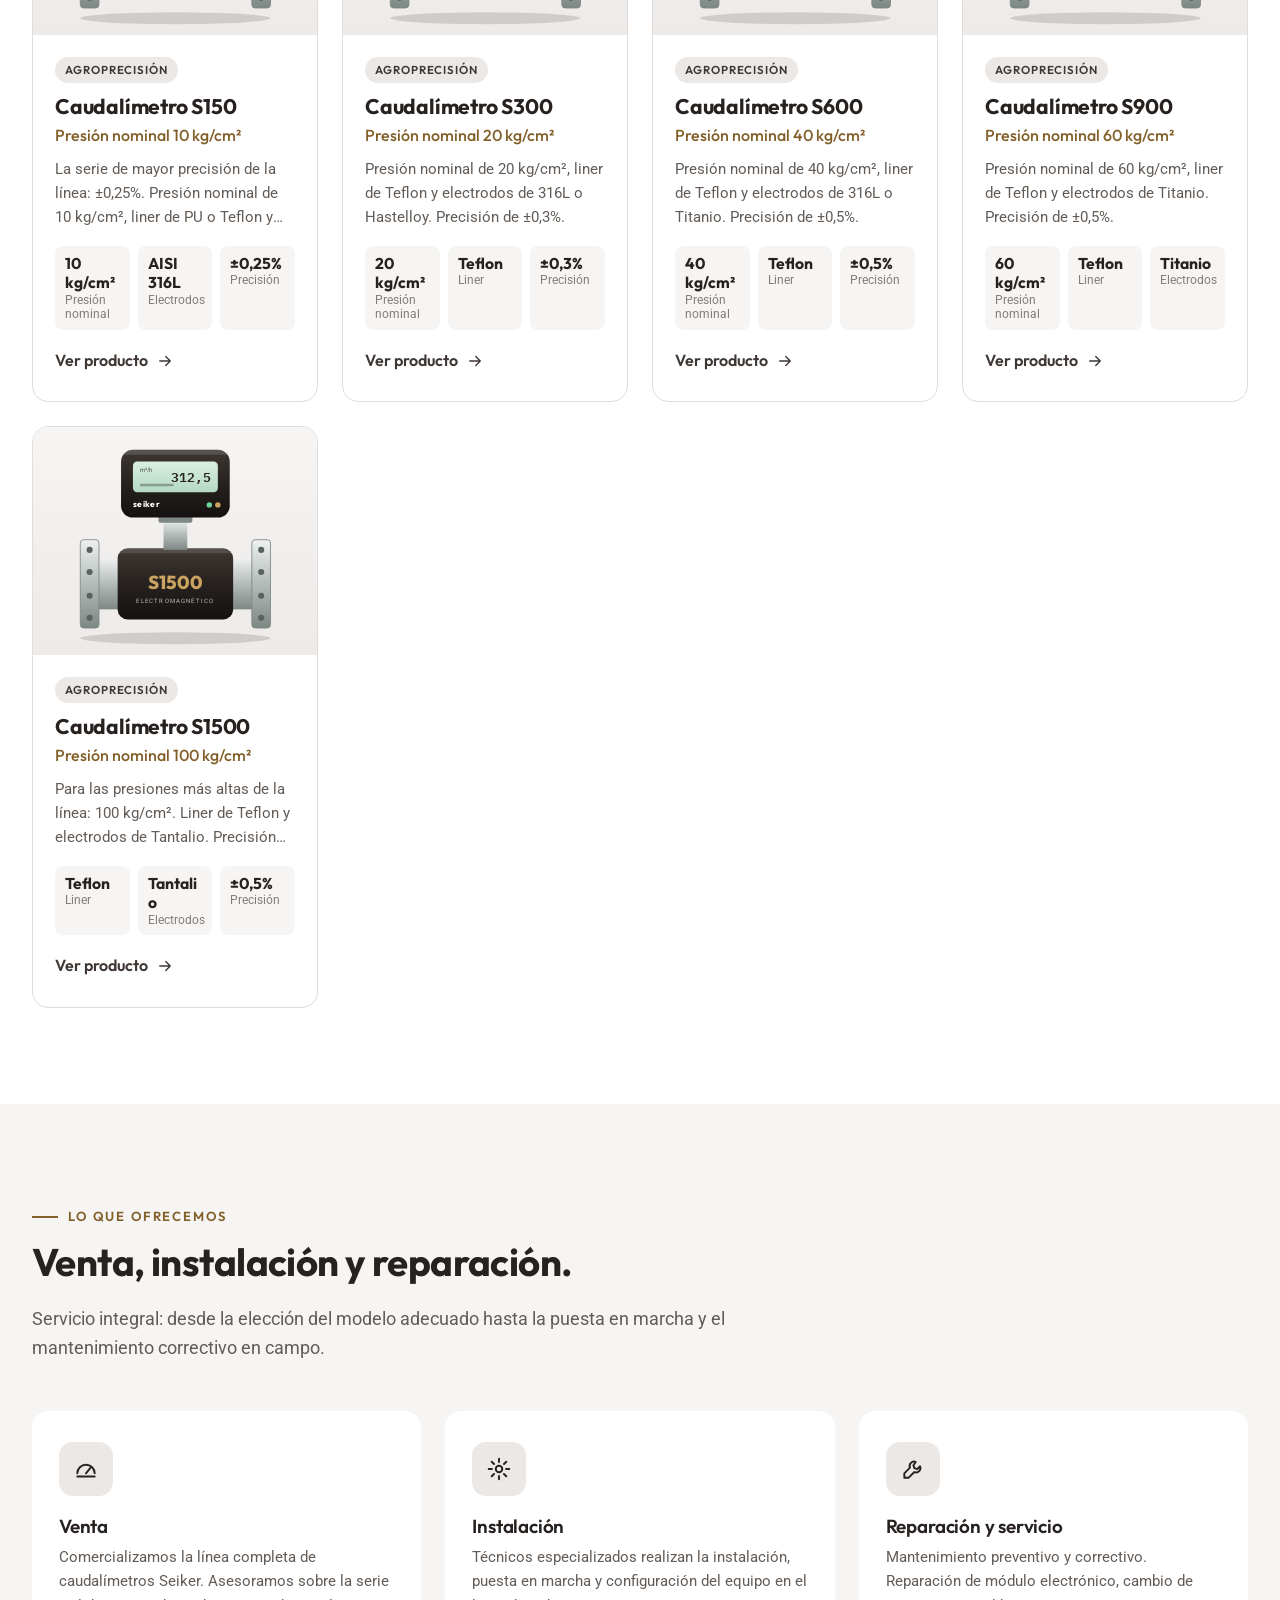
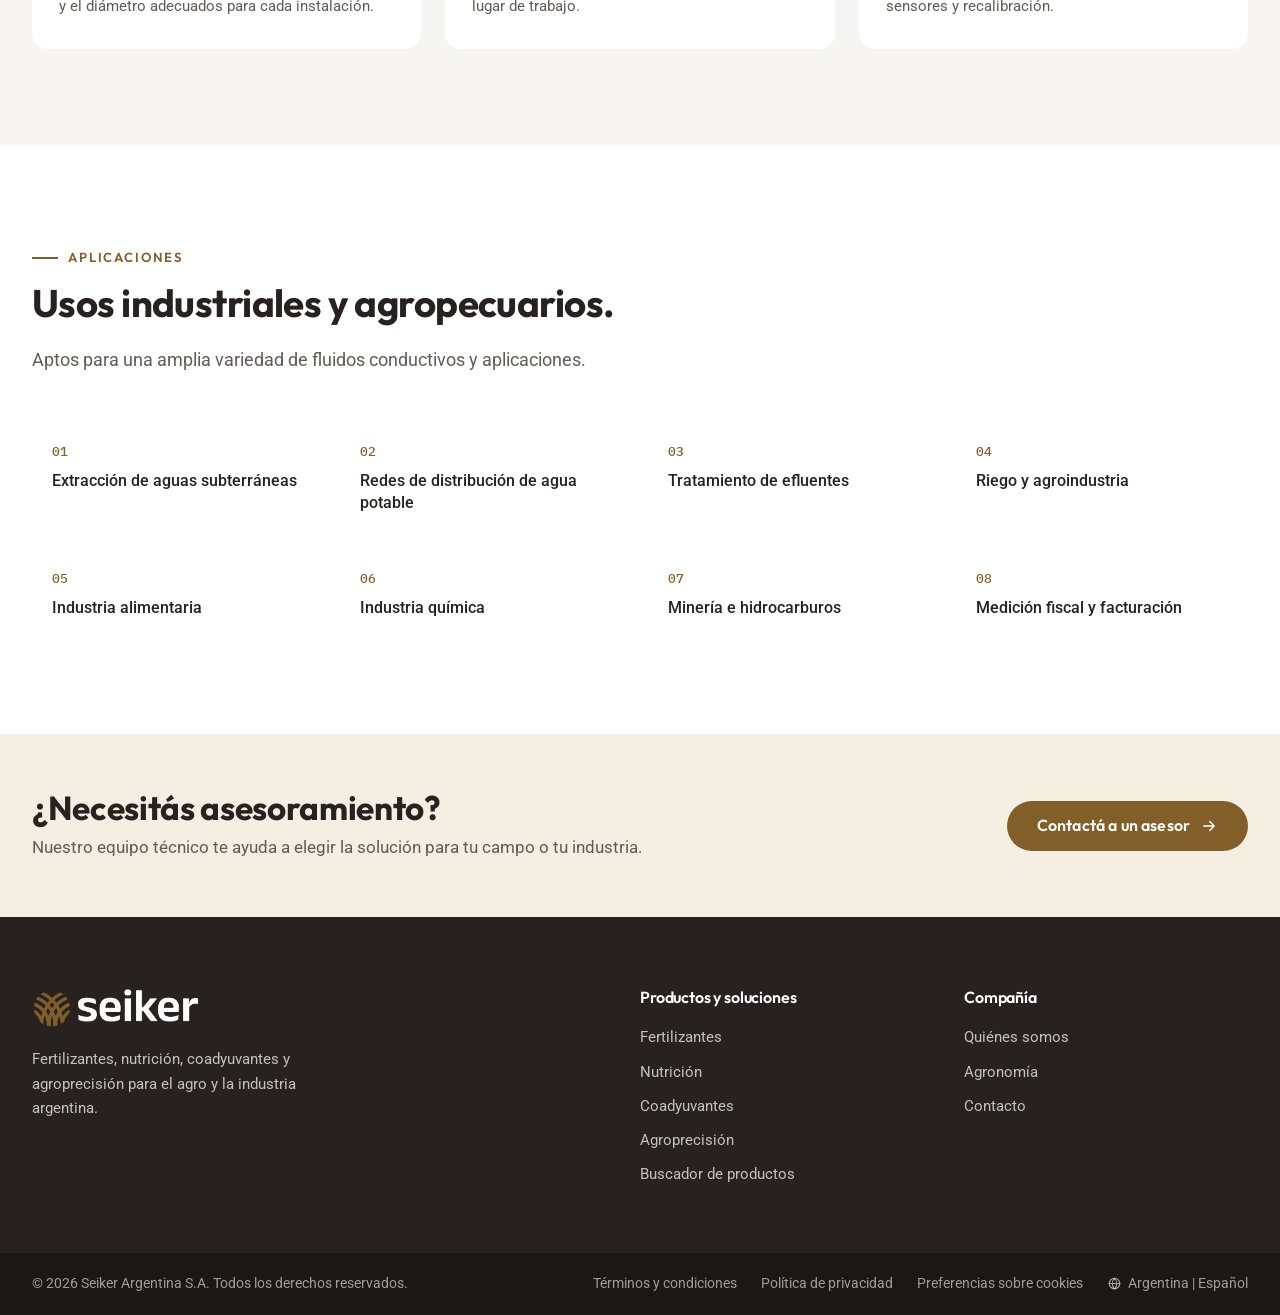
<file: nueva-web/caudalimetros.html>
<!DOCTYPE html>
<html lang="es">
<head>
<meta charset="UTF-8" />
<meta name="viewport" content="width=device-width, initial-scale=1.0" />
<title>Agroprecisión: caudalímetros electromagnéticos | Seiker</title>
<!-- RIEGO OCULTO: texto original con equipos de riego: título, descripción y og con "caudalímetros y equipos de riego" / "series S150 a S1500 y equipos de riego" -->
<meta name="description" content="Agroprecisión Seiker: caudalímetros electromagnéticos series S150 a S1500. Caudal, conductividad, nivel y presión con transmisión remota. IP68, garantía 5 años. Venta, instalación y reparación." />
<meta name="theme-color" content="#27221f" />
<link rel="icon" type="image/png" href="assets/img/favicon.png" />
<link rel="apple-touch-icon" href="assets/img/apple-touch-icon.png" />
<meta property="og:type" content="website" />
<meta property="og:locale" content="es_AR" />
<meta property="og:site_name" content="Seiker" />
<meta property="og:title" content="Agroprecisión: caudalímetros electromagnéticos | Seiker" />
<meta property="og:description" content="Agroprecisión Seiker: caudalímetros electromagnéticos series S150 a S1500. Caudal, conductividad, nivel y presión con transmisión remota. IP68, garantía 5 años. Venta, instalación y reparación." />
<meta property="og:image" content="assets/img/campo.webp" />
<link rel="preconnect" href="https://fonts.googleapis.com" />
<link rel="preconnect" href="https://fonts.gstatic.com" crossorigin />
<link href="https://fonts.googleapis.com/css2?family=Outfit:wght@400;500;600;700;800&family=Roboto:wght@400;500;700&family=IBM+Plex+Mono:wght@500;600&display=swap" rel="stylesheet" />
<link rel="stylesheet" href="assets/css/estilos.css?v=20261128b" />
</head>
<body data-page="caudalimetros">

<header id="site-header">
  <noscript><p style="padding:16px"><a href="index.html">Inicio</a> · <a href="productos.html">Productos</a> · <a href="fertilizantes.html">Fertilizantes</a> · <a href="caudalimetros.html">Agroprecisión</a> · <a href="contacto.html">Contacto</a></p></noscript>
</header>

<main id="contenido">
  <section class="banner banner--liso">
    <div class="hs-pat" aria-hidden="true"></div>
    <div class="wrap">
      <nav class="crumbs" aria-label="Ruta"><ol><li><a href="index.html">Inicio</a></li><li><a href="productos.html">Productos</a></li><li aria-current="page">Agroprecisión</li></ol></nav>
      <p class="eyebrow">Riego, agroindustria e industria</p>
      <h1 class="h1">Agroprecisión</h1>
      <!-- REVISAR (B1): ¿conductividad, nivel y presión son mediciones propias u opcionales? -->
      <!-- RIEGO OCULTO: texto original con equipos de riego: "Caudalímetros electromagnéticos y equipos de riego. Medición digital…" -->
      <p>Caudalímetros electromagnéticos. Medición digital de caudal, conductividad, nivel y presión con transmisión remota de datos. Vendemos, instalamos y reparamos.</p>
      <div class="btns banner-btns">
        <a class="btn btn--gold" href="#como-funciona">Probá el simulador <i data-ico="flecha"></i></a>
        <a class="btn btn--ghost-light" href="#series">Ver series</a>
      </div>
    </div>
    <div class="banner-art" aria-hidden="true"><span data-envase="s600"></span></div>
  </section>

  <section class="sec sec--gris" id="como-funciona">
    <div class="wrap">
      <div class="sec-h rv">
        <p class="eyebrow">Simulador</p>
        <h2 class="h2">Probá cómo mide un caudalímetro.</h2>
        <p class="lead">El líquido conductivo atraviesa un campo magnético y genera una tensión proporcional a su velocidad —ley de Faraday—. Mové el caudal, cambiá el diámetro y mirá qué mide el equipo.</p>
      </div>
      <div class="prin rv">
        <div class="prin-canvas">
          <canvas id="flow-canvas" width="900" height="400" role="img"
            aria-label="Diagrama animado: líquido atravesando el campo magnético de un caudalímetro electromagnético y la tensión que induce en los electrodos."></canvas>
          <span class="prin-f">E = B · v · D</span>
        </div>
        <div class="prin-p">
          <div class="reads">
            <div class="read"><span class="read-k">Caudal</span><span class="read-v" id="r-q">120<small>m³/h</small></span></div>
            <div class="read"><span class="read-k">Velocidad</span><span class="read-v" id="r-v">1,89<small>m/s</small></span></div>
            <div class="read"><span class="read-k">Tensión</span><span class="read-v hi" id="r-mv">2,83<small>mV</small></span></div>
          </div>
          <div class="ctrl">
            <label for="c-q">Caudal: <span id="c-q-txt">120 m³/h</span></label>
            <input type="range" id="c-q" name="caudal" min="0" max="400" value="120" step="5" />
          </div>
          <div class="ctrl">
            <span class="ctrl-lab" id="dn-lab">Diámetro nominal</span>
            <div class="dn" id="c-dn" role="group" aria-labelledby="dn-lab">
              <button type="button" data-dn="80" aria-pressed="false">DN 80</button>
              <button type="button" data-dn="150" aria-pressed="true" class="on">DN 150</button>
              <button type="button" data-dn="200" aria-pressed="false">DN 200</button>
              <button type="button" data-dn="300" aria-pressed="false">DN 300</button>
            </div>
          </div>
          <div class="diag ok" id="diag" role="status">
            <b>Rango óptimo</b>
            <span id="diag-t">Velocidad dentro de 1–3 m/s. Calibre bien dimensionado.</span>
          </div>
        </div>
      </div>
    </div>
  </section>

  <section class="sec">
    <div class="wrap">
      <div class="sec-h rv">
        <p class="eyebrow">Tecnología Seiker</p>
        <h2 class="h2">Sin partes móviles dentro del caño.</h2>
        <p class="lead">Nada que se desgaste ni obstruya. El equipo mide, registra y transmite los datos para que los tengas donde los necesitás.</p>
      </div>
      <div class="feats" data-beneficios="caudalimetros" data-stagger></div>
    </div>
  </section>

  <section class="sec sec--gris" id="series">
    <div class="wrap">
      <div class="sec-h sec-h--row rv">
        <div>
          <p class="eyebrow">Series disponibles</p>
          <!-- REVISAR (B2): presiones por serie a confirmar. -->
          <h2 class="h2">De 10 a 100 kg/cm²</h2>
        </div>
        <a class="lnk" href="productos.html?linea=caudalimetros">Abrir en el buscador <i data-ico="flecha"></i></a>
      </div>
      <div class="tbl-wrap rv" data-tabla="caudalimetros"></div>
      <div class="pills rv">
        <span class="chip">IP68</span><span class="chip">Garantía 5 años</span><span class="chip">Data logger SD</span>
        <span class="chip">GPRS / RS485</span><span class="chip">Solar / Baterías</span><span class="chip">Software de análisis incluido</span>
      </div>
    </div>
  </section>

  <section class="sec">
    <div class="wrap">
      <div class="sec-h rv">
        <p class="eyebrow">Portafolio</p>
        <h2 class="h2">Caudalímetros electromagnéticos</h2><!-- RIEGO OCULTO: decía "Caudalímetros y equipos de riego" -->
      </div>
      <div class="pgrid" data-productos="caudalimetros"></div>
    </div>
  </section>

  <section class="sec sec--gris" id="servicio">
    <div class="wrap">
      <div class="sec-h rv">
        <p class="eyebrow">Lo que ofrecemos</p>
        <h2 class="h2">Venta, instalación y reparación.</h2>
        <p class="lead">Servicio integral: desde la elección del modelo adecuado hasta la puesta en marcha y el mantenimiento correctivo en campo.</p>
      </div>
      <div class="feats feats--3" data-stagger>
        <div class="feat rv"><span class="feat-i"><i data-ico="medidor"></i></span><h3>Venta</h3>
          <p>Comercializamos la línea completa de caudalímetros Seiker. Asesoramos sobre la serie y el diámetro adecuados para cada instalación.</p></div>
        <div class="feat rv"><span class="feat-i"><i data-ico="engranaje"></i></span><h3>Instalación</h3>
          <p>Técnicos especializados realizan la instalación, puesta en marcha y configuración del equipo en el lugar de trabajo.</p></div>
        <div class="feat rv"><span class="feat-i"><i data-ico="llave"></i></span><h3>Reparación y servicio</h3>
          <p>Mantenimiento preventivo y correctivo. Reparación de módulo electrónico, cambio de sensores y recalibración.</p></div>
      </div>
    </div>
  </section>

  <section class="sec" id="usos">
    <div class="wrap">
      <div class="sec-h rv">
        <p class="eyebrow">Aplicaciones</p>
        <h2 class="h2">Usos industriales y agropecuarios.</h2>
        <p class="lead">Aptos para una amplia variedad de fluidos conductivos y aplicaciones.</p>
      </div>
      <ul class="usos rv">
        <li><span>01</span>Extracción de aguas subterráneas</li>
        <li><span>02</span>Redes de distribución de agua potable</li>
        <li><span>03</span>Tratamiento de efluentes</li>
        <li><span>04</span>Riego y agroindustria</li>
        <li><span>05</span>Industria alimentaria</li>
        <li><span>06</span>Industria química</li>
        <li><span>07</span>Minería e hidrocarburos</li>
        <li><span>08</span>Medición fiscal y facturación</li>
      </ul>
    </div>
  </section>
</main>

<footer id="site-footer"></footer>

<!-- Scripts clásicos con defer, en orden de dependencia. Sin módulos ES:
     así el sitio funciona abriendo el archivo directo o desde cualquier hosting. -->
<script defer src="assets/js/config.js?v=20261128b"></script>
<script defer src="assets/js/catalogo.js?v=20261128b"></script>
<script defer src="assets/js/ilustraciones.js?v=20261128b"></script>
<script defer src="assets/js/sitio.js?v=20261128b"></script>
<script defer src="assets/js/simulador.js?v=20261128b"></script>
</body>
</html>
</file>
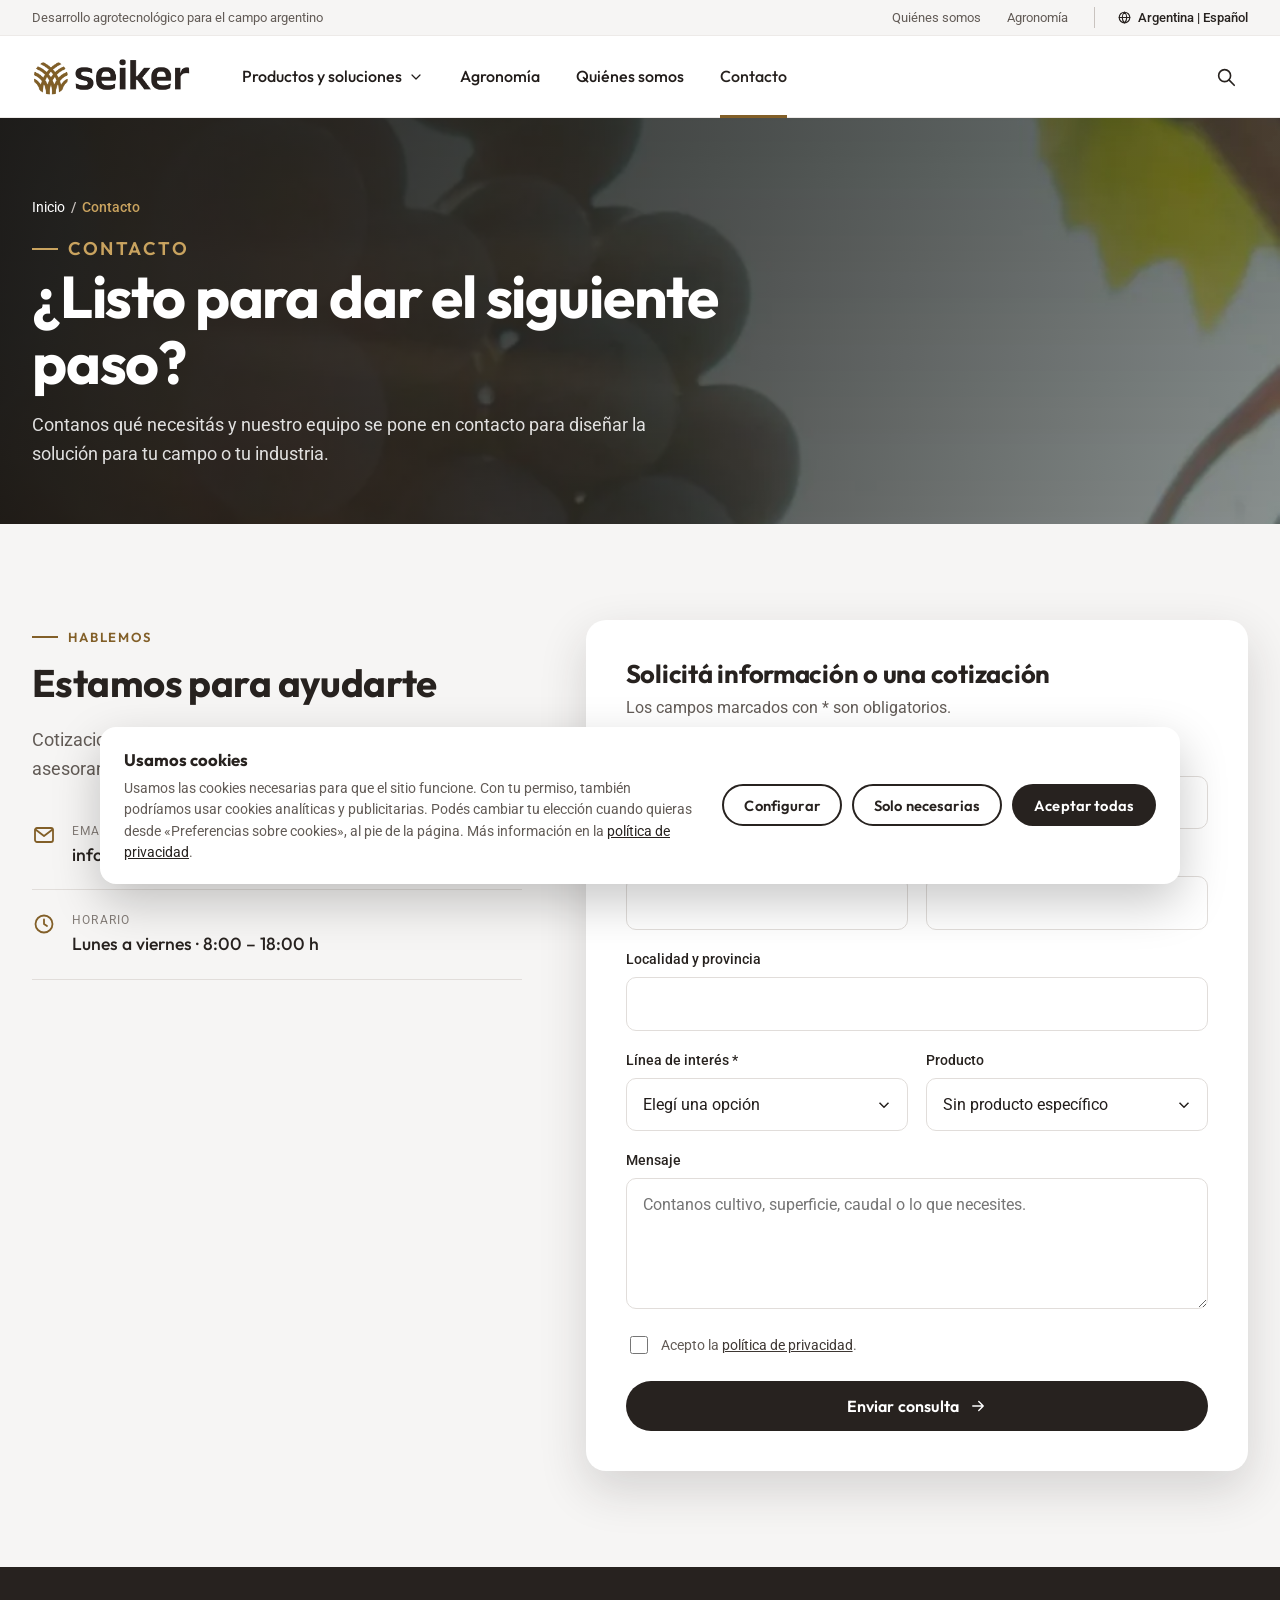
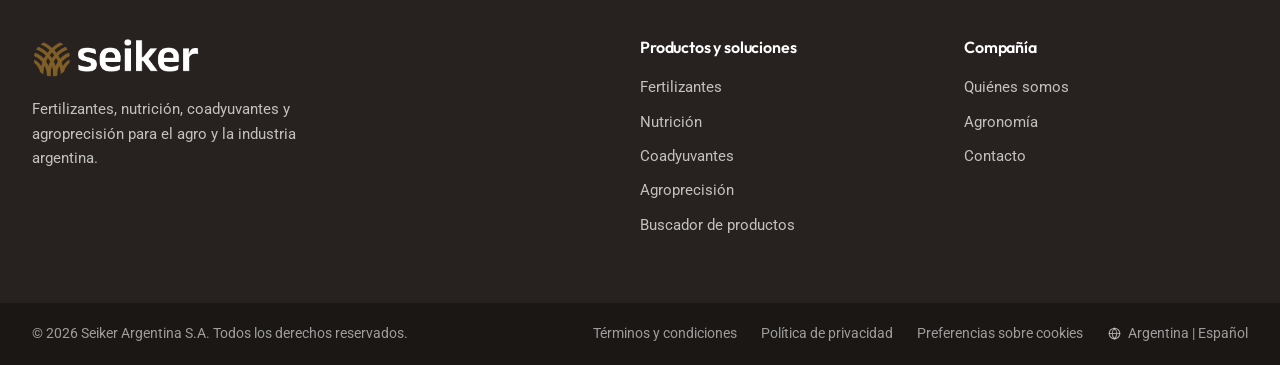
<file: nueva-web/contacto.html>
<!DOCTYPE html>
<html lang="es">
<head>
<meta charset="UTF-8" />
<meta name="viewport" content="width=device-width, initial-scale=1.0" />
<title>Contacto | Seiker</title>
<meta name="description" content="Contactá a Seiker para cotizaciones de nutrición, fertilizantes NitroSol y FozSol y agroprecisión, servicio técnico y asesoramiento agronómico." />
<meta name="theme-color" content="#27221f" />
<link rel="icon" type="image/png" href="assets/img/favicon.png" />
<link rel="apple-touch-icon" href="assets/img/apple-touch-icon.png" />
<meta property="og:type" content="website" />
<meta property="og:locale" content="es_AR" />
<meta property="og:site_name" content="Seiker" />
<meta property="og:title" content="Contacto | Seiker" />
<meta property="og:description" content="Contactá a Seiker para cotizaciones de nutrición, fertilizantes NitroSol y FozSol y agroprecisión, servicio técnico y asesoramiento agronómico." />
<meta property="og:image" content="assets/img/campo.webp" />
<link rel="preconnect" href="https://fonts.googleapis.com" />
<link rel="preconnect" href="https://fonts.gstatic.com" crossorigin />
<link href="https://fonts.googleapis.com/css2?family=Outfit:wght@400;500;600;700;800&family=Roboto:wght@400;500;700&family=IBM+Plex+Mono:wght@500;600&display=swap" rel="stylesheet" />
<link rel="stylesheet" href="assets/css/estilos.css?v=20261128b" />
</head>
<body data-page="contacto">

<header id="site-header">
  <noscript><p style="padding:16px"><a href="index.html">Inicio</a> · <a href="productos.html">Productos</a> · <a href="fertilizantes.html">Fertilizantes</a> · <a href="caudalimetros.html">Agroprecisión</a> · <a href="contacto.html">Contacto</a></p></noscript>
</header>

<main id="contenido">
  <section class="banner">
    <img src="assets/img/lineas/uva.webp" width="982" height="1020" alt="" />
    <div class="wrap">
      <nav class="crumbs" aria-label="Ruta"><ol><li><a href="index.html">Inicio</a></li><li aria-current="page">Contacto</li></ol></nav>
      <p class="eyebrow">Contacto</p>
      <h1 class="h1">¿Listo para dar el siguiente paso?</h1>
      <p>Contanos qué necesitás y nuestro equipo se pone en contacto para diseñar la solución para tu campo o tu industria.</p>
    </div>
  </section>

  <section class="sec sec--gris">
    <div class="wrap contact">
      <div class="rv">
        <p class="eyebrow">Hablemos</p>
        <h2 class="h2">Estamos para ayudarte</h2>
        <p class="lead">Cotizaciones, fichas técnicas, servicio técnico o asesoramiento agronómico: escribinos y te respondemos.<!-- REVISAR: volver a "escribinos o llamanos" cuando esté el teléfono --></p>
        <div class="ci"><i data-ico="pin"></i><div><span class="ci-k">Dirección</span><span class="ci-v" data-cfg="direccion"></span></div></div>
        <div class="ci"><i data-ico="tel"></i><div><span class="ci-k">Teléfono</span><a class="ci-v" data-cfg="telefono" href="#"></a></div></div>
        <div class="ci"><i data-ico="whatsapp"></i><div><span class="ci-k">WhatsApp</span><a class="ci-v" data-cfg="whatsapp" href="#" target="_blank" rel="noopener"></a></div></div>
        <div class="ci"><i data-ico="mail"></i><div><span class="ci-k">Email</span><a class="ci-v" data-cfg="email" href="#"></a></div></div>
        <div class="ci"><i data-ico="reloj"></i><div><span class="ci-k">Horario</span><span class="ci-v" data-cfg="horario"></span></div></div>
        <div class="ci" data-cfg-redes hidden><i data-ico="mundo"></i><div><span class="ci-k">Redes</span><span class="ci-v ci-redes"></span></div></div>
      </div>

      <form class="form rv" id="form-contacto" novalidate>
        <h2>Solicitá información o una cotización</h2>
        <p>Los campos marcados con * son obligatorios.</p>
        <div class="frow">
          <div class="fg"><label for="f-nombre">Nombre y apellido *</label>
            <input id="f-nombre" name="nombre" autocomplete="name" required />
            <span class="fg-err">Completá tu nombre.</span></div>
          <div class="fg"><label for="f-empresa">Empresa / establecimiento</label>
            <input id="f-empresa" name="empresa" autocomplete="organization" /></div>
        </div>
        <div class="frow">
          <div class="fg"><label for="f-tel">Teléfono *</label>
            <input id="f-tel" name="telefono" type="tel" autocomplete="tel" required />
            <span class="fg-err">Completá un teléfono de contacto.</span></div>
          <div class="fg"><label for="f-email">Email *</label>
            <input id="f-email" name="email" type="email" autocomplete="email" required />
            <span class="fg-err">Ingresá un email válido.</span></div>
        </div>
        <div class="fg"><label for="f-loc">Localidad y provincia</label>
          <input id="f-loc" name="localidad" autocomplete="address-level2" /></div>
        <div class="frow">
          <div class="fg"><label for="f-linea">Línea de interés *</label>
            <select id="f-linea" name="linea" required></select>
            <span class="fg-err">Elegí una opción.</span></div>
          <div class="fg"><label for="f-producto">Producto</label>
            <select id="f-producto" name="producto"></select></div>
        </div>
        <div class="fg"><label for="f-msg">Mensaje</label>
          <textarea id="f-msg" name="mensaje" rows="4" placeholder="Contanos cultivo, superficie, caudal o lo que necesites."></textarea></div>
        <div class="fg fg--ck"><label><input type="checkbox" id="f-priv" required />
          <span>Acepto la <a href="privacidad.html">política de privacidad</a>.</span></label>
          <span class="fg-err">Necesitamos tu aceptación para responderte.</span></div>
        <div class="hp" aria-hidden="true"><label for="f-hp">No completar</label>
          <input id="f-hp" name="_honey" tabindex="-1" autocomplete="off" /></div>
        <button class="btn btn--pri" type="submit" id="f-enviar"><span>Enviar consulta</span> <i data-ico="flecha"></i></button>
        <div class="form-ok" id="f-ok" role="status" hidden>
          <b>Recibimos tu consulta.</b> Te respondemos a la brevedad por email o por teléfono.
        </div>
        <div class="form-ok" id="f-previa" role="status" hidden>
          <b>Esta es una vista previa:</b> desde acá no se pueden enviar consultas. En la web publicada
          en su dominio, llegan directo a <span data-cfg="email"></span>.
        </div>
        <div class="form-ok" id="f-activar" role="status" hidden>
          <b>Falta activar el envío.</b> FormSubmit mandó un mail a <span data-cfg="email"></span> con el
          botón «Activate Form». Abrilo una sola vez y las consultas empiezan a llegar.
        </div>
        <div class="form-ok form-ok--err" id="f-error" role="alert" hidden>
          No pudimos enviar la consulta desde la web. Escribinos a <span data-cfg="email"></span>
          o <a id="f-err-mail" href="#">abrí tu correo con la consulta ya escrita</a>.
        </div>
      </form>
    </div>
  </section>
</main>

<footer id="site-footer"></footer>

<!-- Scripts clásicos con defer, en orden de dependencia. Sin módulos ES:
     así el sitio funciona abriendo el archivo directo o desde cualquier hosting. -->
<script defer src="assets/js/config.js?v=20261128b"></script>
<script defer src="assets/js/catalogo.js?v=20261128b"></script>
<script defer src="assets/js/ilustraciones.js?v=20261128b"></script>
<script defer src="assets/js/sitio.js?v=20261128b"></script>
</body>
</html>
</file>
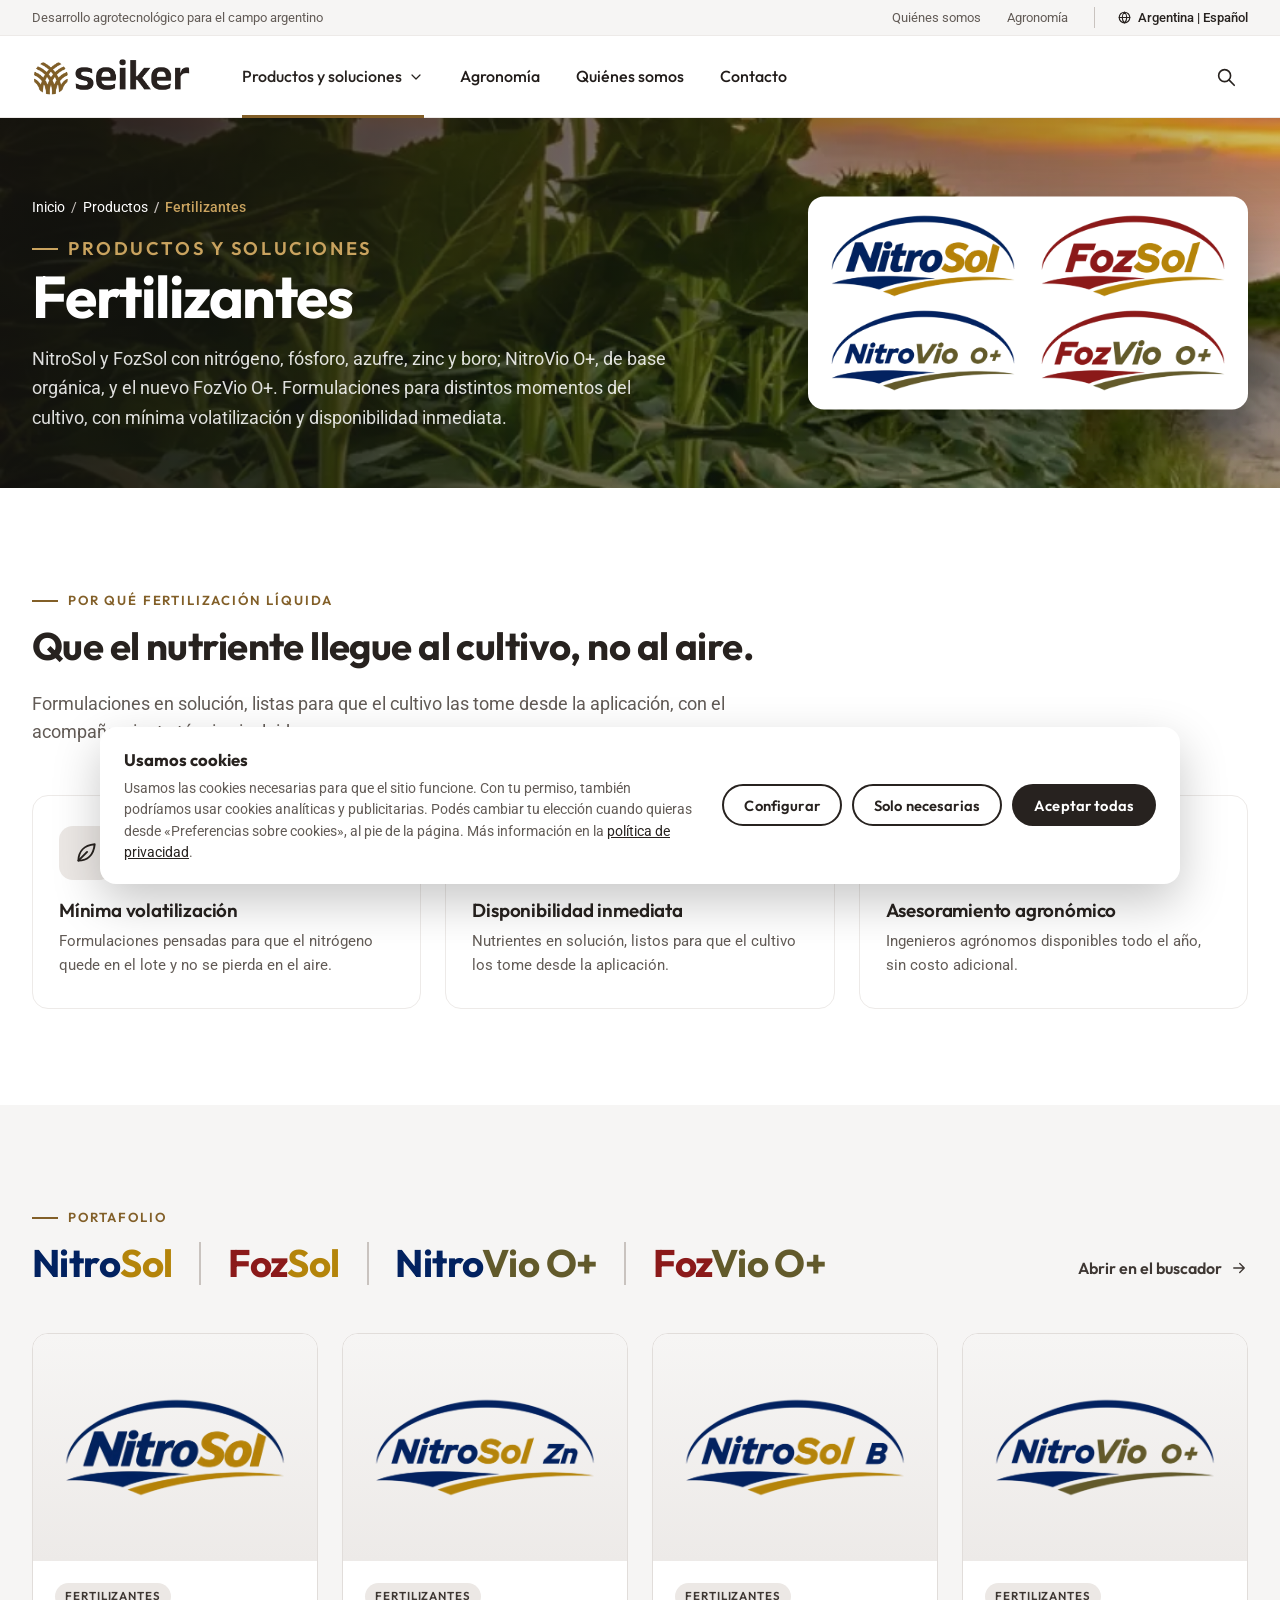
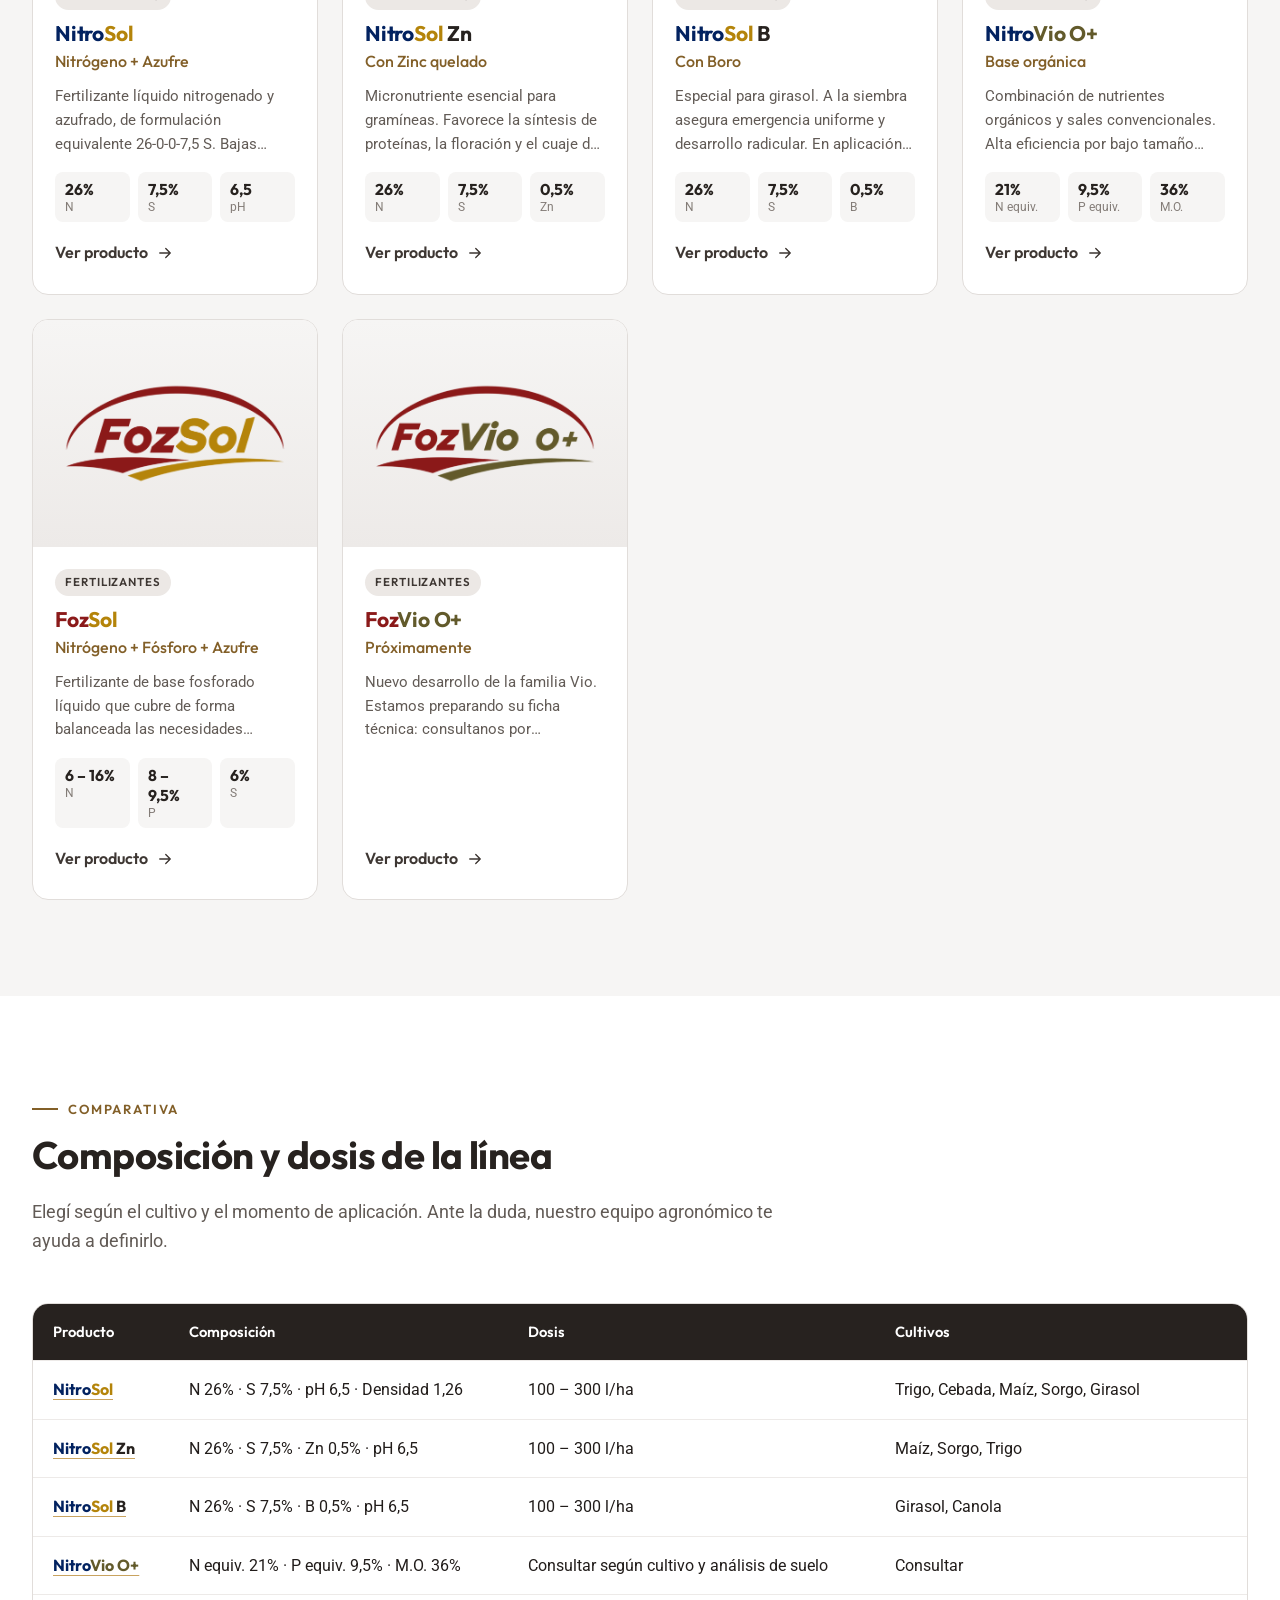
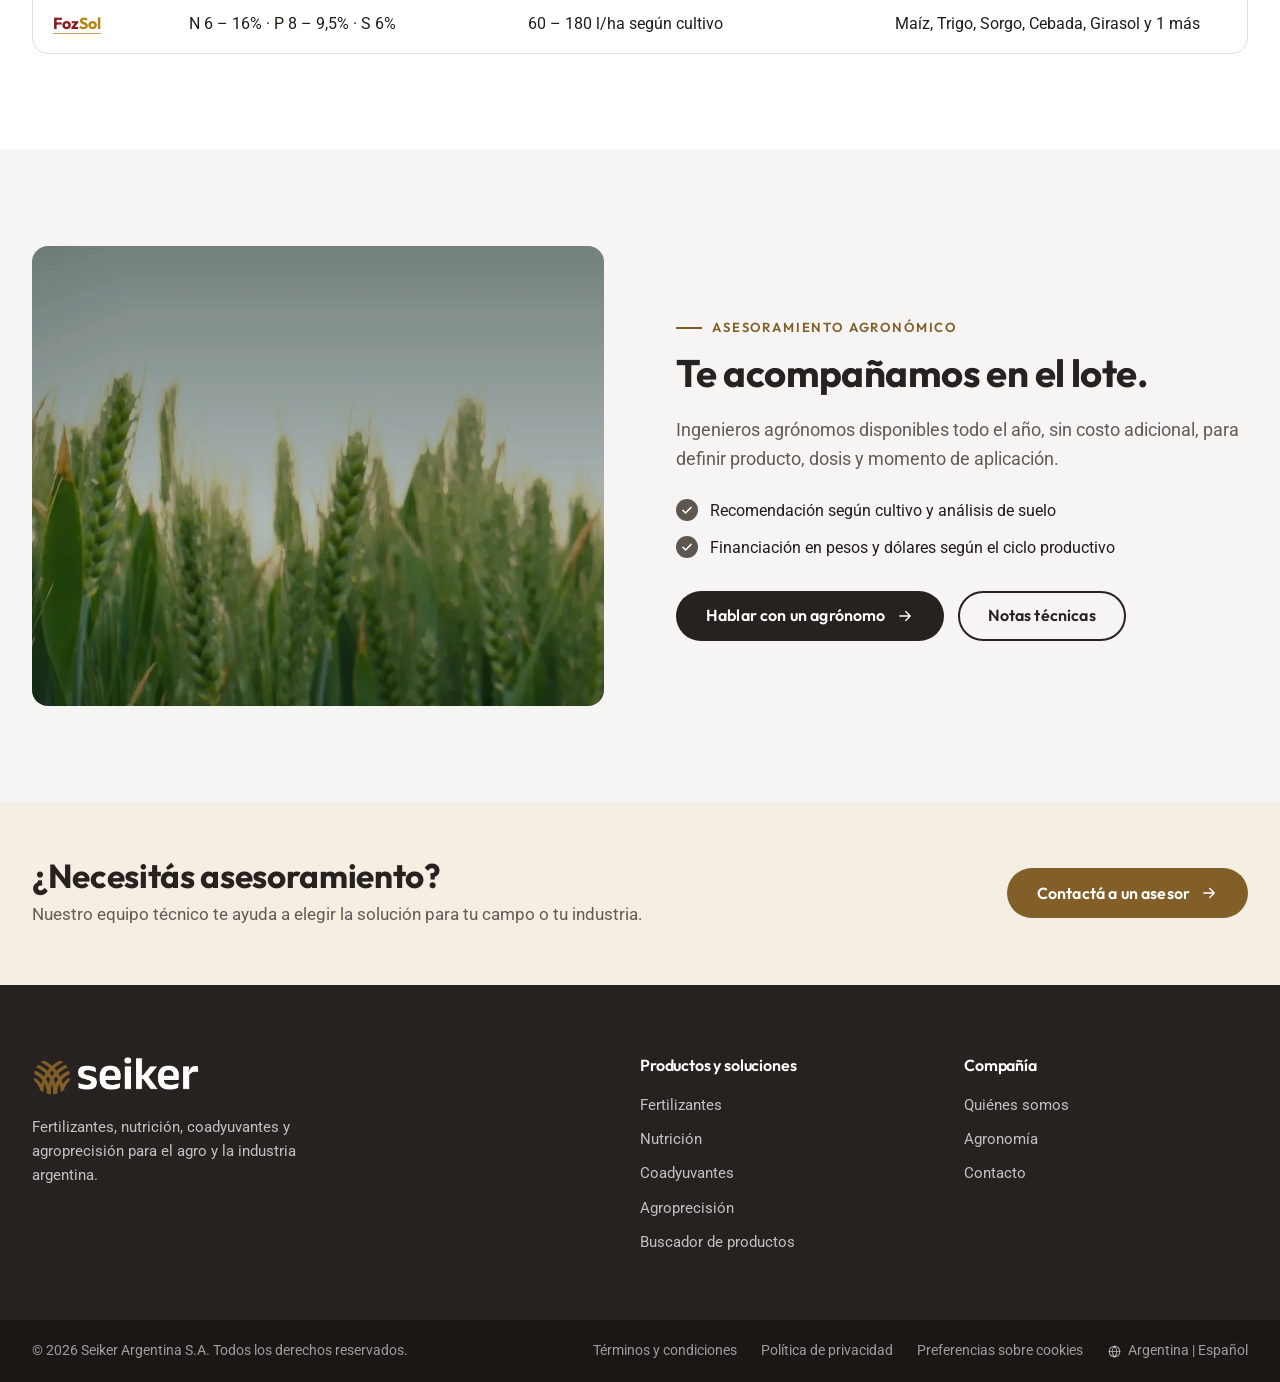
<file: nueva-web/fertilizantes.html>
<!DOCTYPE html>
<html lang="es">
<head>
<meta charset="UTF-8" />
<meta name="viewport" content="width=device-width, initial-scale=1.0" />
<title>Fertilizantes NitroSol, NitroVio O+, FozSol y FozVio O+ | Seiker</title>
<meta name="description" content="Fertilizantes NitroSol y FozSol: nitrógeno, fósforo, azufre, zinc quelado, boro y base orgánica. Mínima volatilización y disponibilidad inmediata." />
<meta name="theme-color" content="#27221f" />
<link rel="icon" type="image/png" href="assets/img/favicon.png" />
<link rel="apple-touch-icon" href="assets/img/apple-touch-icon.png" />
<meta property="og:type" content="website" />
<meta property="og:locale" content="es_AR" />
<meta property="og:site_name" content="Seiker" />
<meta property="og:title" content="Fertilizantes NitroSol, NitroVio O+, FozSol y FozVio O+ | Seiker" />
<meta property="og:description" content="Fertilizantes NitroSol y FozSol: nitrógeno, fósforo, azufre, zinc quelado, boro y base orgánica. Mínima volatilización y disponibilidad inmediata." />
<meta property="og:image" content="assets/img/campo.webp" />
<link rel="preconnect" href="https://fonts.googleapis.com" />
<link rel="preconnect" href="https://fonts.gstatic.com" crossorigin />
<link href="https://fonts.googleapis.com/css2?family=Outfit:wght@400;500;600;700;800&family=Roboto:wght@400;500;700&family=IBM+Plex+Mono:wght@500;600&display=swap" rel="stylesheet" />
<link rel="stylesheet" href="assets/css/estilos.css?v=20261128b" />
</head>
<body data-page="fertilizantes">

<header id="site-header">
  <noscript><p style="padding:16px"><a href="index.html">Inicio</a> · <a href="productos.html">Productos</a> · <a href="fertilizantes.html">Fertilizantes</a> · <a href="caudalimetros.html">Agroprecisión</a> · <a href="contacto.html">Contacto</a></p></noscript>
</header>

<main id="contenido">
  <section class="banner">
    <img src="assets/img/campo-girasol.webp" width="820" height="775" alt="" />
    <div class="wrap">
      <nav class="crumbs" aria-label="Ruta"><ol><li><a href="index.html">Inicio</a></li><li><a href="productos.html">Productos</a></li><li aria-current="page">Fertilizantes</li></ol></nav>
      <p class="eyebrow">Productos y soluciones</p>
      <h1 class="h1">Fertilizantes</h1>
      <p>NitroSol y FozSol con nitrógeno, fósforo, azufre, zinc y boro; NitroVio O+, de base orgánica, y el nuevo FozVio O+. Formulaciones para distintos momentos del cultivo, con mínima volatilización y disponibilidad inmediata.</p>
    </div>
    <div class="banner-art banner-art--logos" aria-hidden="true">
      <div class="logos">
        <span data-envase="nitro-sol"></span>
        <span data-envase="foz-sol"></span>
        <span data-envase="nitro-vio"></span>
        <span data-envase="foz-vio"></span>
      </div>
    </div>
  </section>

  <section class="sec">
    <div class="wrap">
      <div class="sec-h rv">
        <p class="eyebrow">Por qué fertilización líquida</p>
        <h2 class="h2">Que el nutriente llegue al cultivo, no al aire.</h2>
        <p class="lead">Formulaciones en solución, listas para que el cultivo las tome desde la aplicación, con el acompañamiento técnico incluido.</p>
      </div>
      <div class="feats feats--3" data-beneficios="fertilizantes" data-stagger></div>
    </div>
  </section>

  <section class="sec sec--gris" id="linea">
    <div class="wrap">
      <div class="sec-h sec-h--row rv">
        <div>
          <p class="eyebrow">Portafolio</p>
          <h2 class="h2 marcas"><span class="mkw"><span class="mk mk-nitro">Nitro</span><span class="mk mk-sol">Sol</span></span>
            <span class="mkw"><span class="mk mk-foz">Foz</span><span class="mk mk-sol">Sol</span></span>
            <span class="mkw"><span class="mk mk-nitro">Nitro</span><span class="mk mk-vio mk-junto">Vio O+</span></span>
            <span class="mkw"><span class="mk mk-foz">Foz</span><span class="mk mk-vio mk-junto">Vio O+</span></span></h2>
        </div>
        <a class="lnk" href="productos.html?linea=fertilizantes">Abrir en el buscador <i data-ico="flecha"></i></a>
      </div>
      <div class="pgrid" data-productos="fertilizantes"></div>
    </div>
  </section>

  <section class="sec">
    <div class="wrap">
      <div class="sec-h rv">
        <p class="eyebrow">Comparativa</p>
        <h2 class="h2">Composición y dosis de la línea</h2>
        <p class="lead">Elegí según el cultivo y el momento de aplicación. Ante la duda, nuestro equipo agronómico te ayuda a definirlo.</p>
      </div>
      <div class="tbl-wrap rv" data-tabla="fertilizantes"></div>
    </div>
  </section>

  <section class="sec sec--gris">
    <div class="wrap split">
      <div class="split-m rv">
        <img src="assets/img/lineas/trigo.webp" width="982" height="1020" loading="lazy" alt="Espigas de trigo en el lote." />
      </div>
      <div class="split-t rv">
        <p class="eyebrow">Asesoramiento agronómico</p>
        <h2 class="h2">Te acompañamos en el lote.</h2>
        <p class="lead">Ingenieros agrónomos disponibles todo el año, sin costo adicional, para definir producto, dosis y momento de aplicación.</p>
        <ul class="checks">
          <li><i data-ico="check"></i><span>Recomendación según cultivo y análisis de suelo</span></li>
          <li><i data-ico="check"></i><span>Financiación en pesos y dólares según el ciclo productivo</span></li>
        </ul>
        <div class="btns">
          <a class="btn btn--pri" href="contacto.html">Hablar con un agrónomo <i data-ico="flecha"></i></a>
          <a class="btn btn--line" href="agronomia.html">Notas técnicas</a>
        </div>
      </div>
    </div>
  </section>
</main>

<footer id="site-footer"></footer>

<!-- Scripts clásicos con defer, en orden de dependencia. Sin módulos ES:
     así el sitio funciona abriendo el archivo directo o desde cualquier hosting. -->
<script defer src="assets/js/config.js?v=20261128b"></script>
<script defer src="assets/js/catalogo.js?v=20261128b"></script>
<script defer src="assets/js/ilustraciones.js?v=20261128b"></script>
<script defer src="assets/js/sitio.js?v=20261128b"></script>
</body>
</html>
</file>
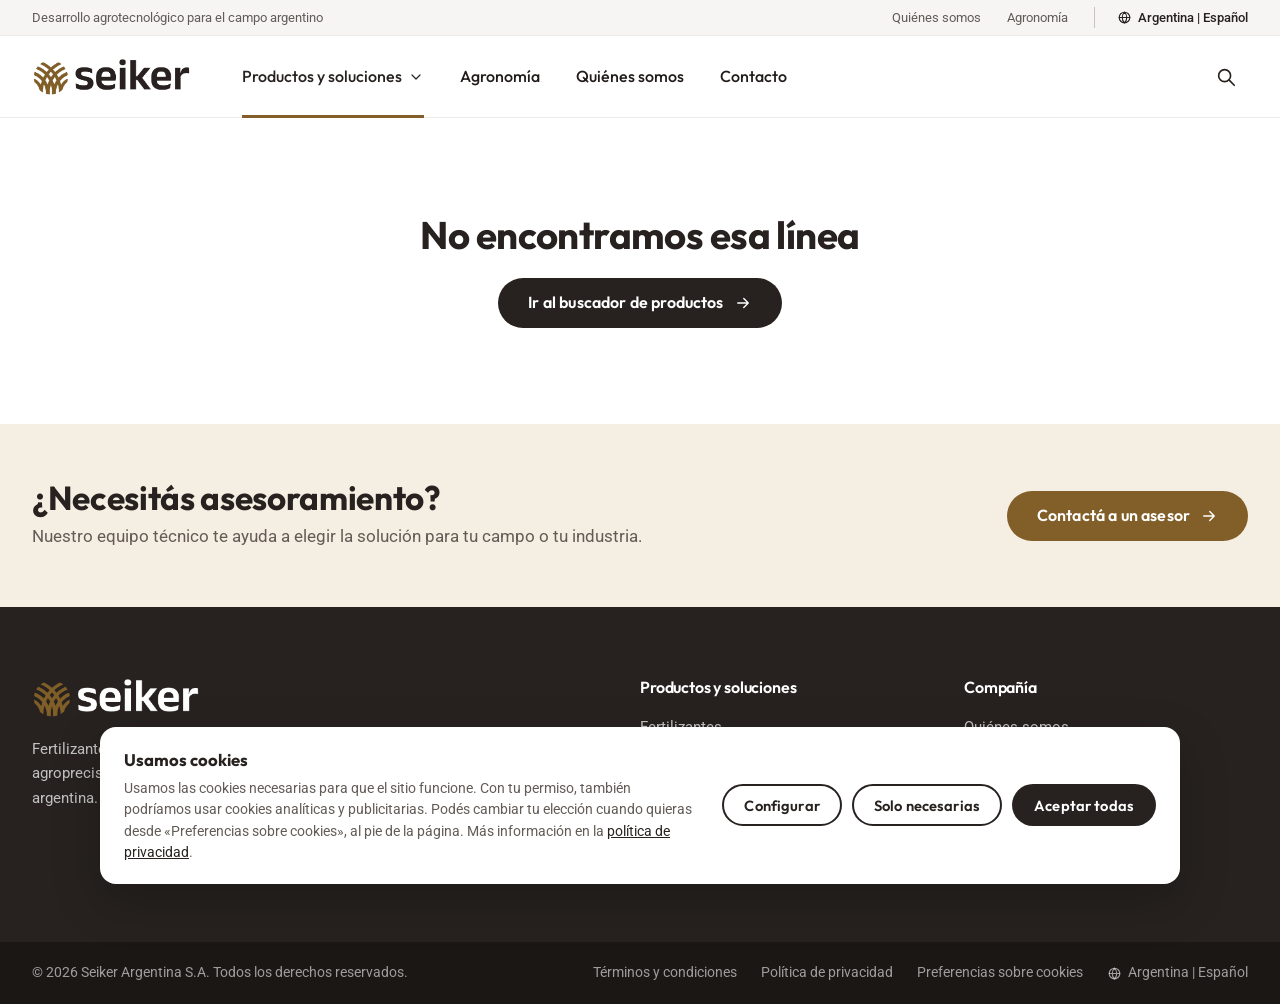
<file: nueva-web/linea.html>
<!DOCTYPE html>
<html lang="es">
<head>
<meta charset="UTF-8" />
<meta name="viewport" content="width=device-width, initial-scale=1.0" />
<title>Línea de productos | Seiker</title>
<meta name="description" content="Línea de productos Seiker: beneficios, portafolio y comparativa de composición y dosis." />
<meta name="theme-color" content="#27221f" />
<link rel="icon" type="image/png" href="assets/img/favicon.png" />
<link rel="apple-touch-icon" href="assets/img/apple-touch-icon.png" />
<meta property="og:type" content="website" />
<meta property="og:locale" content="es_AR" />
<meta property="og:site_name" content="Seiker" />
<meta property="og:title" content="Línea de productos | Seiker" />
<meta property="og:description" content="Línea de productos Seiker: beneficios, portafolio y comparativa de composición y dosis." />
<meta property="og:image" content="assets/img/campo.webp" />
<link rel="preconnect" href="https://fonts.googleapis.com" />
<link rel="preconnect" href="https://fonts.gstatic.com" crossorigin />
<link href="https://fonts.googleapis.com/css2?family=Outfit:wght@400;500;600;700;800&family=Roboto:wght@400;500;700&family=IBM+Plex+Mono:wght@500;600&display=swap" rel="stylesheet" />
<link rel="stylesheet" href="assets/css/estilos.css?v=20261128b" />
</head>
<body data-page="linea">

<header id="site-header">
  <noscript><p style="padding:16px"><a href="index.html">Inicio</a> · <a href="productos.html">Productos</a> · <a href="fertilizantes.html">Fertilizantes</a> · <a href="caudalimetros.html">Agroprecisión</a> · <a href="contacto.html">Contacto</a></p></noscript>
</header>

<main id="contenido">
  <div id="linea-page">
    <noscript><section class="sec"><div class="wrap"><p>Para ver esta línea necesitás tener JavaScript activado. <a href="productos.html">Ir al buscador de productos</a>.</p></div></section></noscript>
  </div>
</main>

<footer id="site-footer"></footer>

<!-- Scripts clásicos con defer, en orden de dependencia. Sin módulos ES:
     así el sitio funciona abriendo el archivo directo o desde cualquier hosting. -->
<script defer src="assets/js/config.js?v=20261128b"></script>
<script defer src="assets/js/catalogo.js?v=20261128b"></script>
<script defer src="assets/js/ilustraciones.js?v=20261128b"></script>
<script defer src="assets/js/sitio.js?v=20261128b"></script>
</body>
</html>
</file>
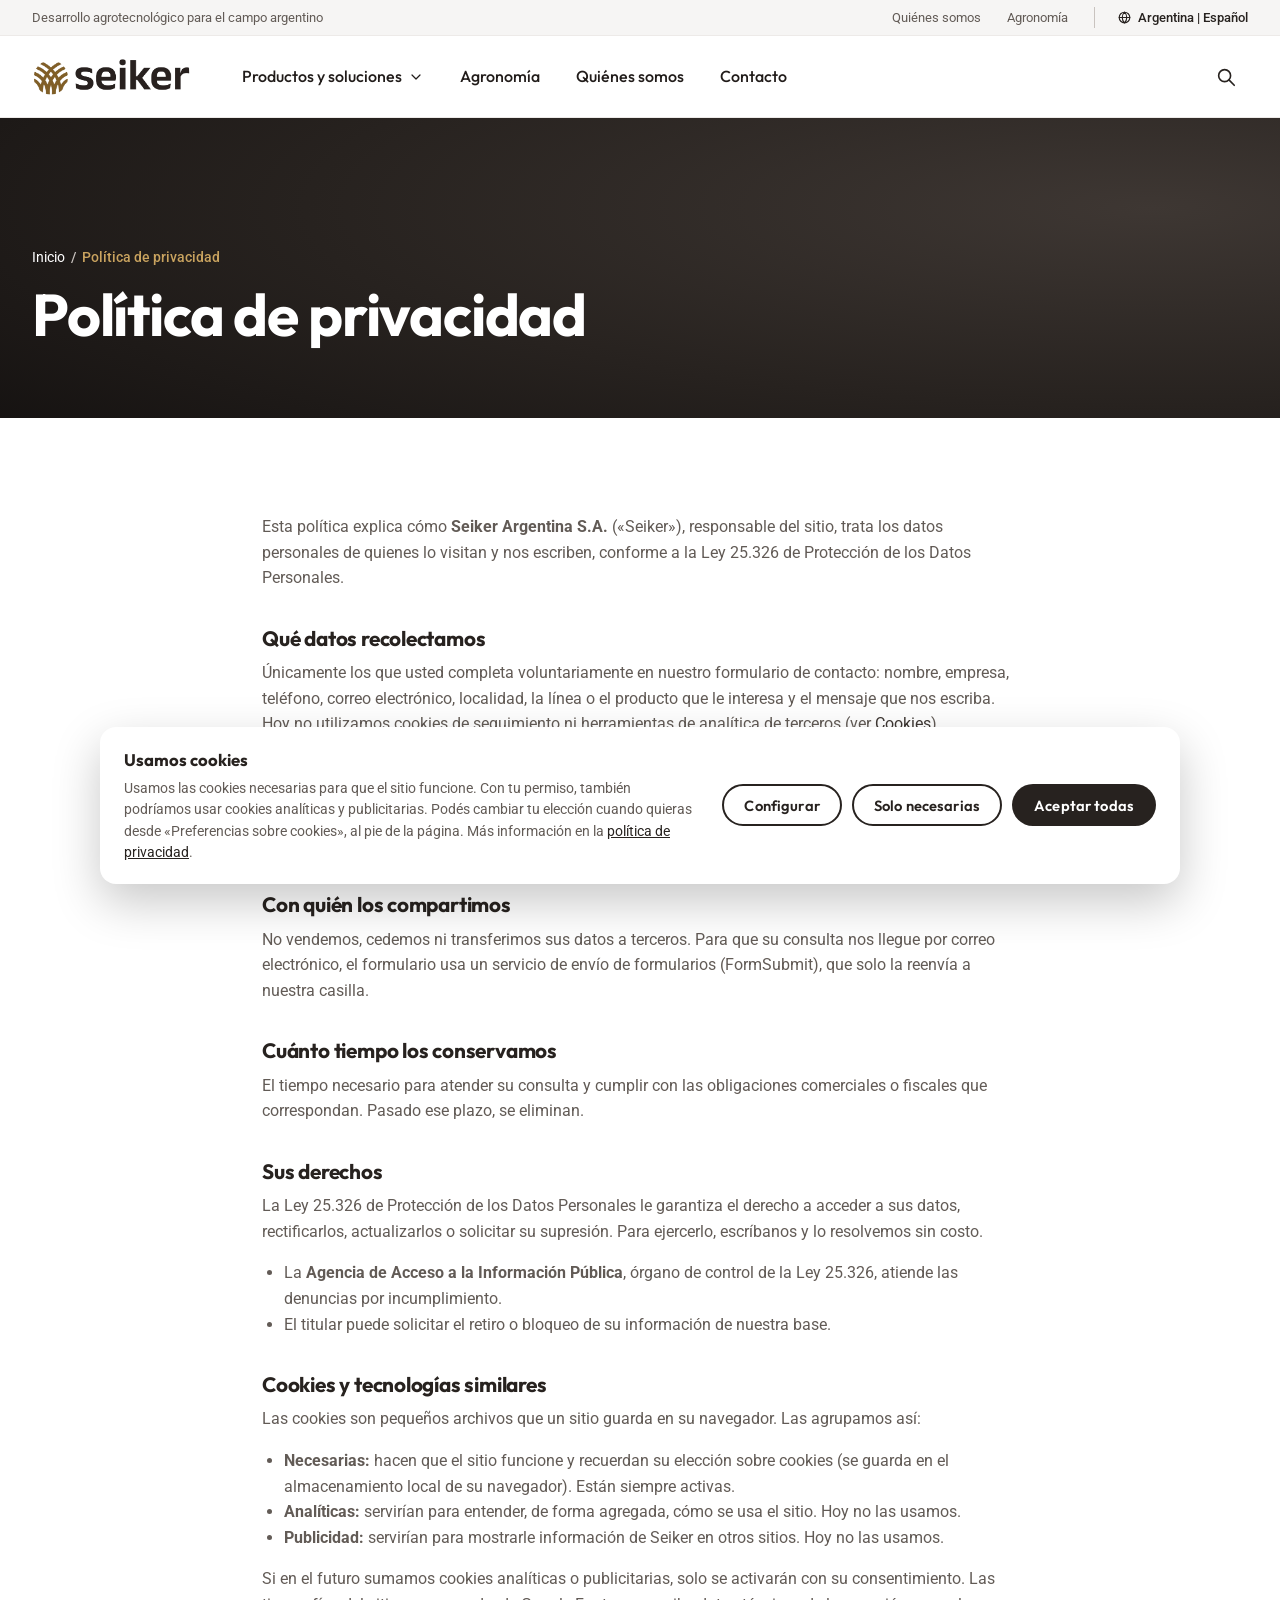
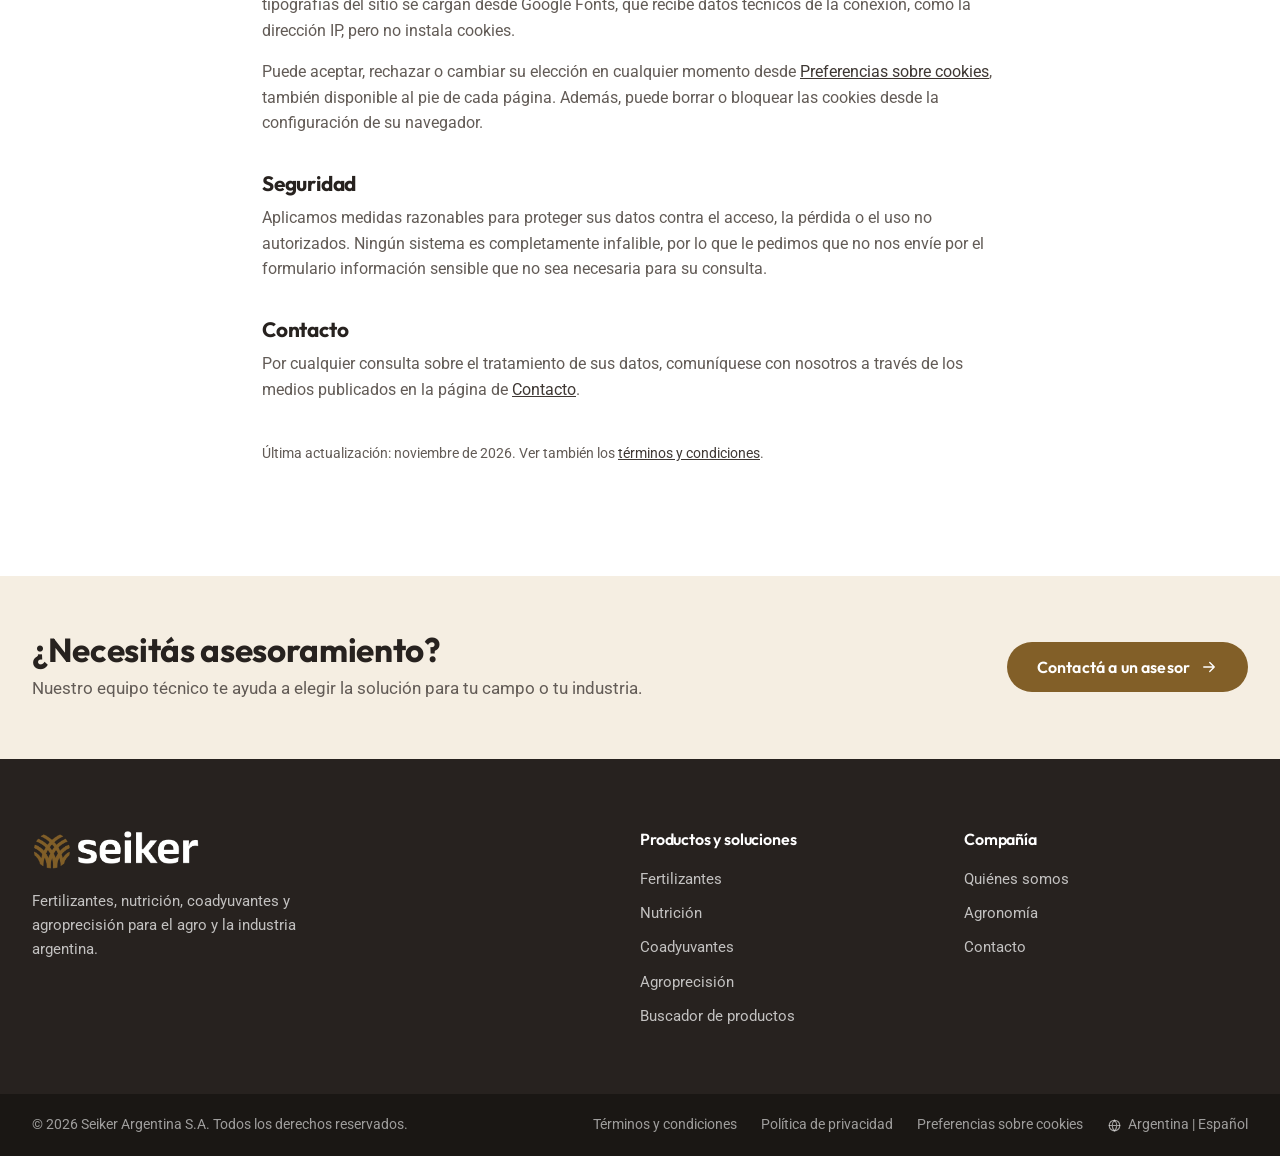
<file: nueva-web/privacidad.html>
<!DOCTYPE html>
<html lang="es">
<head>
<meta charset="UTF-8" />
<meta name="viewport" content="width=device-width, initial-scale=1.0" />
<title>Política de privacidad | Seiker</title>
<meta name="description" content="Política de privacidad y cookies de Seiker: qué datos recolectamos, para qué los usamos, qué cookies usamos y cómo ejercer tus derechos según la Ley 25.326." />
<meta name="theme-color" content="#27221f" />
<link rel="icon" type="image/png" href="assets/img/favicon.png" />
<link rel="apple-touch-icon" href="assets/img/apple-touch-icon.png" />
<meta property="og:type" content="website" />
<meta property="og:locale" content="es_AR" />
<meta property="og:site_name" content="Seiker" />
<meta property="og:title" content="Política de privacidad | Seiker" />
<meta property="og:description" content="Política de privacidad de Seiker: qué datos recolectamos, para qué los usamos y cómo ejercer tus derechos según la Ley 25.326." />
<meta property="og:image" content="assets/img/campo.webp" />
<link rel="preconnect" href="https://fonts.googleapis.com" />
<link rel="preconnect" href="https://fonts.gstatic.com" crossorigin />
<link href="https://fonts.googleapis.com/css2?family=Outfit:wght@400;500;600;700;800&family=Roboto:wght@400;500;700&family=IBM+Plex+Mono:wght@500;600&display=swap" rel="stylesheet" />
<link rel="stylesheet" href="assets/css/estilos.css?v=20261128b" />
</head>
<body data-page="privacidad">

<header id="site-header">
  <noscript><p style="padding:16px"><a href="index.html">Inicio</a> · <a href="productos.html">Productos</a> · <a href="fertilizantes.html">Fertilizantes</a> · <a href="caudalimetros.html">Agroprecisión</a> · <a href="contacto.html">Contacto</a></p></noscript>
</header>

<main id="contenido">
  <section class="banner banner--liso">
    <div class="wrap">
      <nav class="crumbs" aria-label="Ruta"><ol><li><a href="index.html">Inicio</a></li><li aria-current="page">Política de privacidad</li></ol></nav>
      <h1 class="h1">Política de privacidad</h1>
    </div>
  </section>

  <section class="sec">
    <div class="wrap narrow legal">
      <p>Esta política explica cómo <strong>Seiker Argentina S.A.</strong> («Seiker»), responsable del sitio, trata los datos personales de quienes lo visitan y nos escriben, conforme a la Ley 25.326 de Protección de los Datos Personales.</p>

      <h2>Qué datos recolectamos</h2>
      <p>Únicamente los que usted completa voluntariamente en nuestro formulario de contacto: nombre, empresa, teléfono, correo electrónico, localidad, la línea o el producto que le interesa y el mensaje que nos escriba. Hoy no utilizamos cookies de seguimiento ni herramientas de analítica de terceros (ver <a href="#cookies">Cookies</a>).</p>

      <h2>Para qué los usamos</h2>
      <p>Exclusivamente para responder su consulta y elaborar la propuesta comercial que nos solicite. No los usamos para ningún otro fin.</p>

      <h2>Con quién los compartimos</h2>
      <p>No vendemos, cedemos ni transferimos sus datos a terceros. Para que su consulta nos llegue por correo electrónico, el formulario usa un servicio de envío de formularios (FormSubmit), que solo la reenvía a nuestra casilla.</p>

      <h2>Cuánto tiempo los conservamos</h2>
      <p>El tiempo necesario para atender su consulta y cumplir con las obligaciones comerciales o fiscales que correspondan. Pasado ese plazo, se eliminan.</p>

      <h2>Sus derechos</h2>
      <p>La Ley 25.326 de Protección de los Datos Personales le garantiza el derecho a acceder a sus datos, rectificarlos, actualizarlos o solicitar su supresión. Para ejercerlo, escríbanos y lo resolvemos sin costo.</p>
      <ul>
        <li>La <strong>Agencia de Acceso a la Información Pública</strong>, órgano de control de la Ley 25.326, atiende las denuncias por incumplimiento.</li>
        <li>El titular puede solicitar el retiro o bloqueo de su información de nuestra base.</li>
      </ul>

      <h2 id="cookies">Cookies y tecnologías similares</h2>
      <p>Las cookies son pequeños archivos que un sitio guarda en su navegador. Las agrupamos así:</p>
      <ul>
        <li><strong>Necesarias:</strong> hacen que el sitio funcione y recuerdan su elección sobre cookies (se guarda en el almacenamiento local de su navegador). Están siempre activas.</li>
        <li><strong>Analíticas:</strong> servirían para entender, de forma agregada, cómo se usa el sitio. Hoy no las usamos.</li>
        <li><strong>Publicidad:</strong> servirían para mostrarle información de Seiker en otros sitios. Hoy no las usamos.</li>
      </ul>
      <p>Si en el futuro sumamos cookies analíticas o publicitarias, solo se activarán con su consentimiento. Las tipografías del sitio se cargan desde Google Fonts, que recibe datos técnicos de la conexión, como la dirección IP, pero no instala cookies.</p>
      <p>Puede aceptar, rechazar o cambiar su elección en cualquier momento desde <a href="#preferencias-cookies" data-cookies>Preferencias sobre cookies</a>, también disponible al pie de cada página. Además, puede borrar o bloquear las cookies desde la configuración de su navegador.</p>

      <h2>Seguridad</h2>
      <p>Aplicamos medidas razonables para proteger sus datos contra el acceso, la pérdida o el uso no autorizados. Ningún sistema es completamente infalible, por lo que le pedimos que no nos envíe por el formulario información sensible que no sea necesaria para su consulta.</p>

      <h2>Contacto</h2>
      <p>Por cualquier consulta sobre el tratamiento de sus datos, comuníquese con nosotros a través de los medios publicados en la página de <a href="contacto.html">Contacto</a>.</p>

      <p style="margin-top:40px;font-size:.9rem">Última actualización: noviembre de 2026. Ver también los <a href="terminos.html">términos y condiciones</a>.</p>
    </div>
  </section>
</main>

<footer id="site-footer"></footer>

<!-- Scripts clásicos con defer, en orden de dependencia. Sin módulos ES:
     así el sitio funciona abriendo el archivo directo o desde cualquier hosting. -->
<script defer src="assets/js/config.js?v=20261128b"></script>
<script defer src="assets/js/catalogo.js?v=20261128b"></script>
<script defer src="assets/js/ilustraciones.js?v=20261128b"></script>
<script defer src="assets/js/sitio.js?v=20261128b"></script>
</body>
</html>
</file>
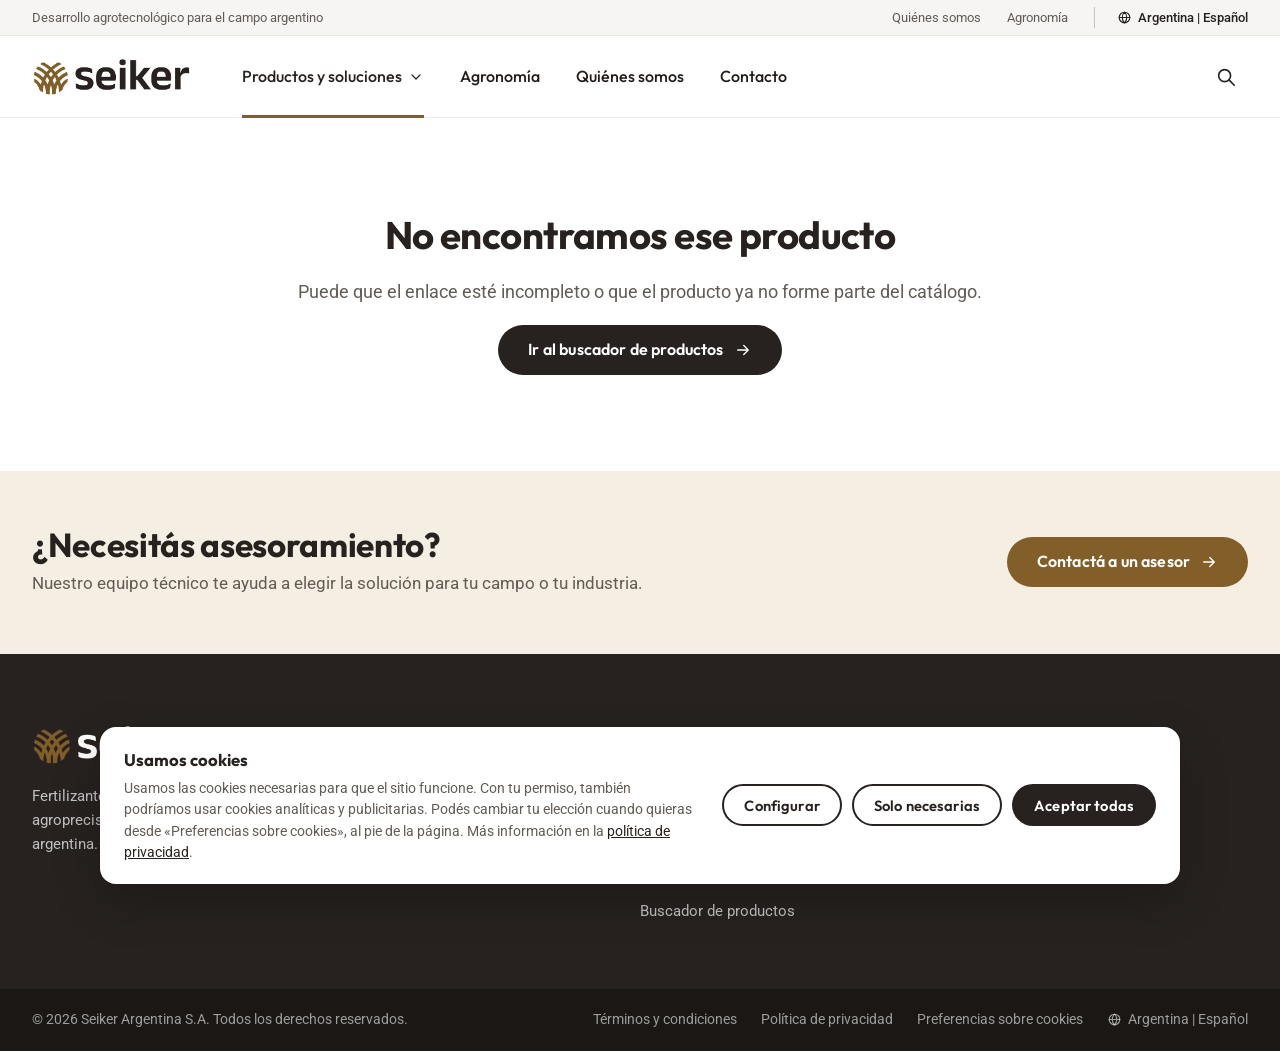
<file: nueva-web/producto.html>
<!DOCTYPE html>
<html lang="es">
<head>
<meta charset="UTF-8" />
<meta name="viewport" content="width=device-width, initial-scale=1.0" />
<title>Producto | Seiker</title>
<meta name="description" content="Ficha de producto Seiker: descripción, composición, dosis, cultivos y documentación." />
<meta name="theme-color" content="#27221f" />
<link rel="icon" type="image/png" href="assets/img/favicon.png" />
<link rel="apple-touch-icon" href="assets/img/apple-touch-icon.png" />
<meta property="og:type" content="website" />
<meta property="og:locale" content="es_AR" />
<meta property="og:site_name" content="Seiker" />
<meta property="og:title" content="Producto | Seiker" />
<meta property="og:description" content="Ficha de producto Seiker: descripción, composición, dosis, cultivos y documentación." />
<meta property="og:image" content="assets/img/campo.webp" />
<link rel="preconnect" href="https://fonts.googleapis.com" />
<link rel="preconnect" href="https://fonts.gstatic.com" crossorigin />
<link href="https://fonts.googleapis.com/css2?family=Outfit:wght@400;500;600;700;800&family=Roboto:wght@400;500;700&family=IBM+Plex+Mono:wght@500;600&display=swap" rel="stylesheet" />
<link rel="stylesheet" href="assets/css/estilos.css?v=20261128b" />
</head>
<body data-page="producto">

<header id="site-header">
  <noscript><p style="padding:16px"><a href="index.html">Inicio</a> · <a href="productos.html">Productos</a> · <a href="fertilizantes.html">Fertilizantes</a> · <a href="caudalimetros.html">Agroprecisión</a> · <a href="contacto.html">Contacto</a></p></noscript>
</header>

<main id="contenido">
  <div id="ficha">
    <noscript><section class="sec"><div class="wrap"><p>Para ver la ficha del producto necesitás tener JavaScript activado. <a href="productos.html">Ir al buscador de productos</a>.</p></div></section></noscript>
  </div>
</main>

<footer id="site-footer"></footer>

<!-- Scripts clásicos con defer, en orden de dependencia. Sin módulos ES:
     así el sitio funciona abriendo el archivo directo o desde cualquier hosting. -->
<script defer src="assets/js/config.js?v=20261128b"></script>
<script defer src="assets/js/catalogo.js?v=20261128b"></script>
<script defer src="assets/js/ilustraciones.js?v=20261128b"></script>
<script defer src="assets/js/sitio.js?v=20261128b"></script>
</body>
</html>
</file>
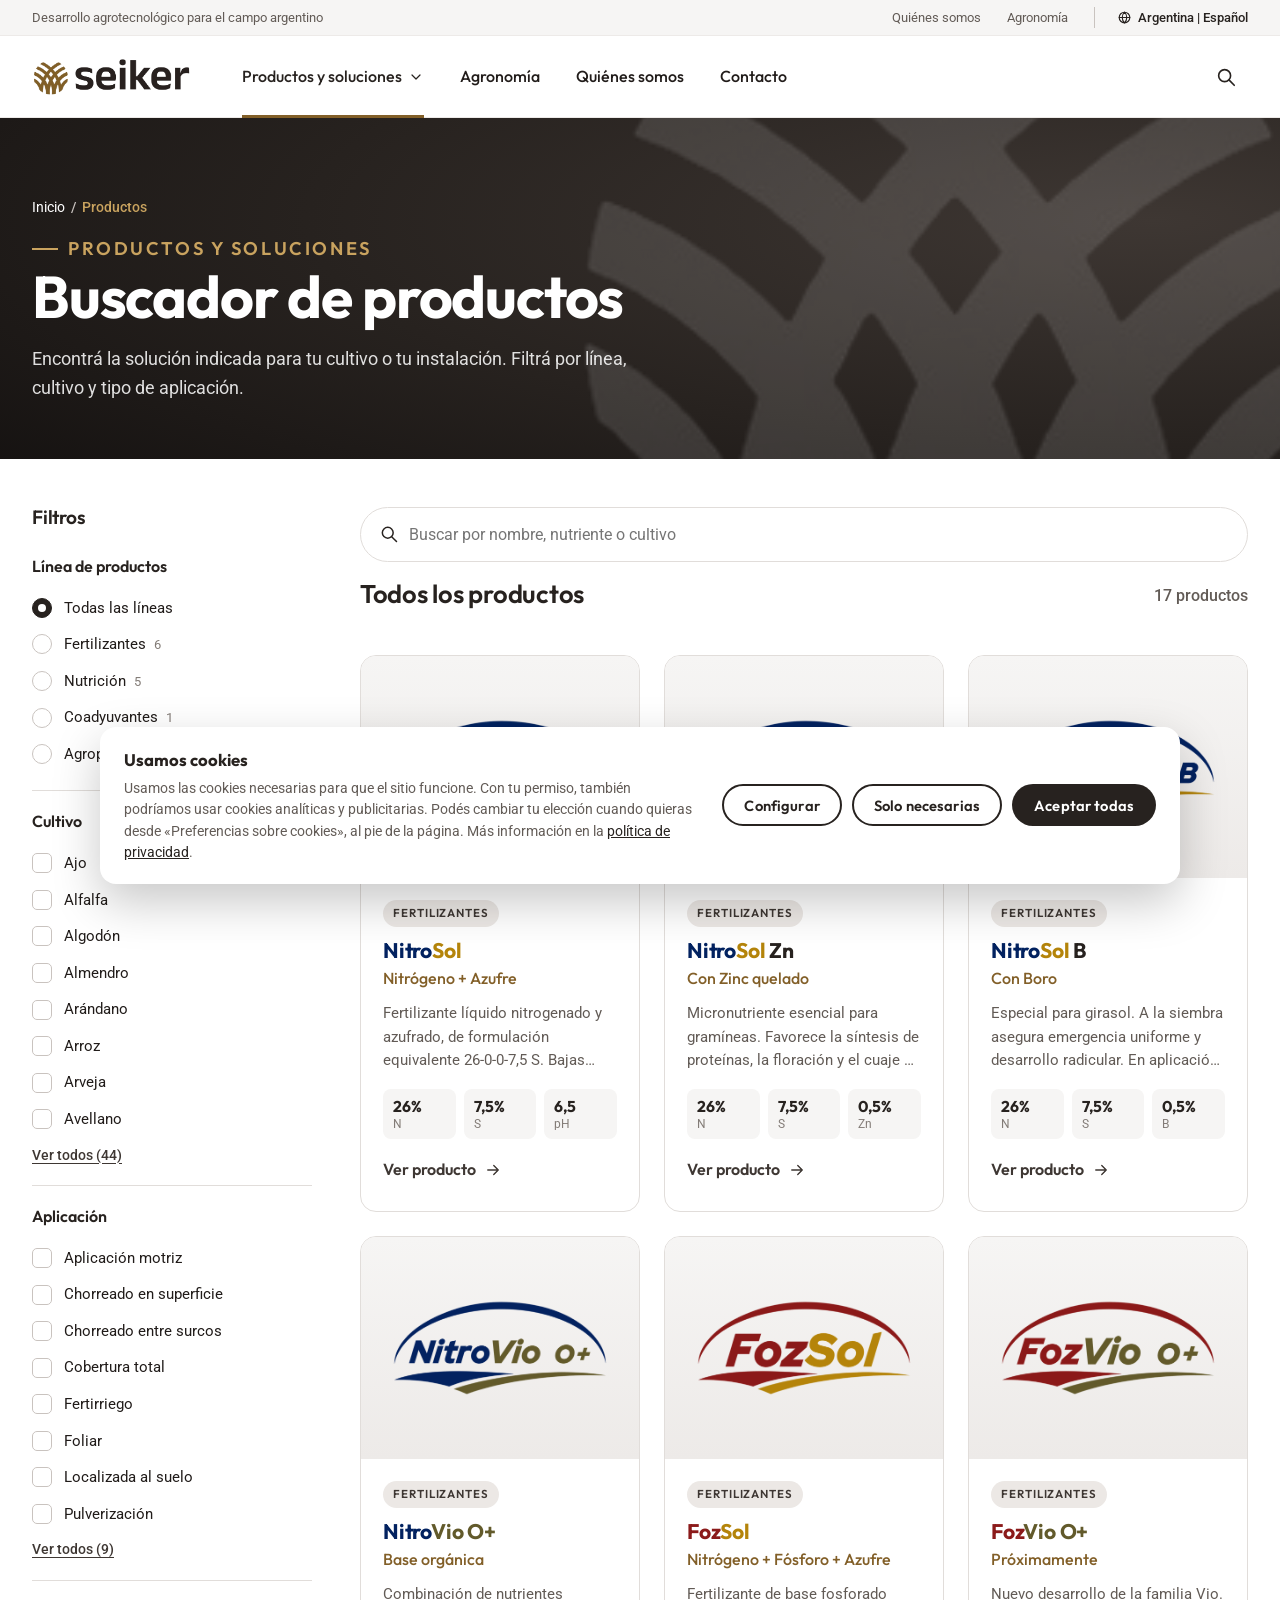
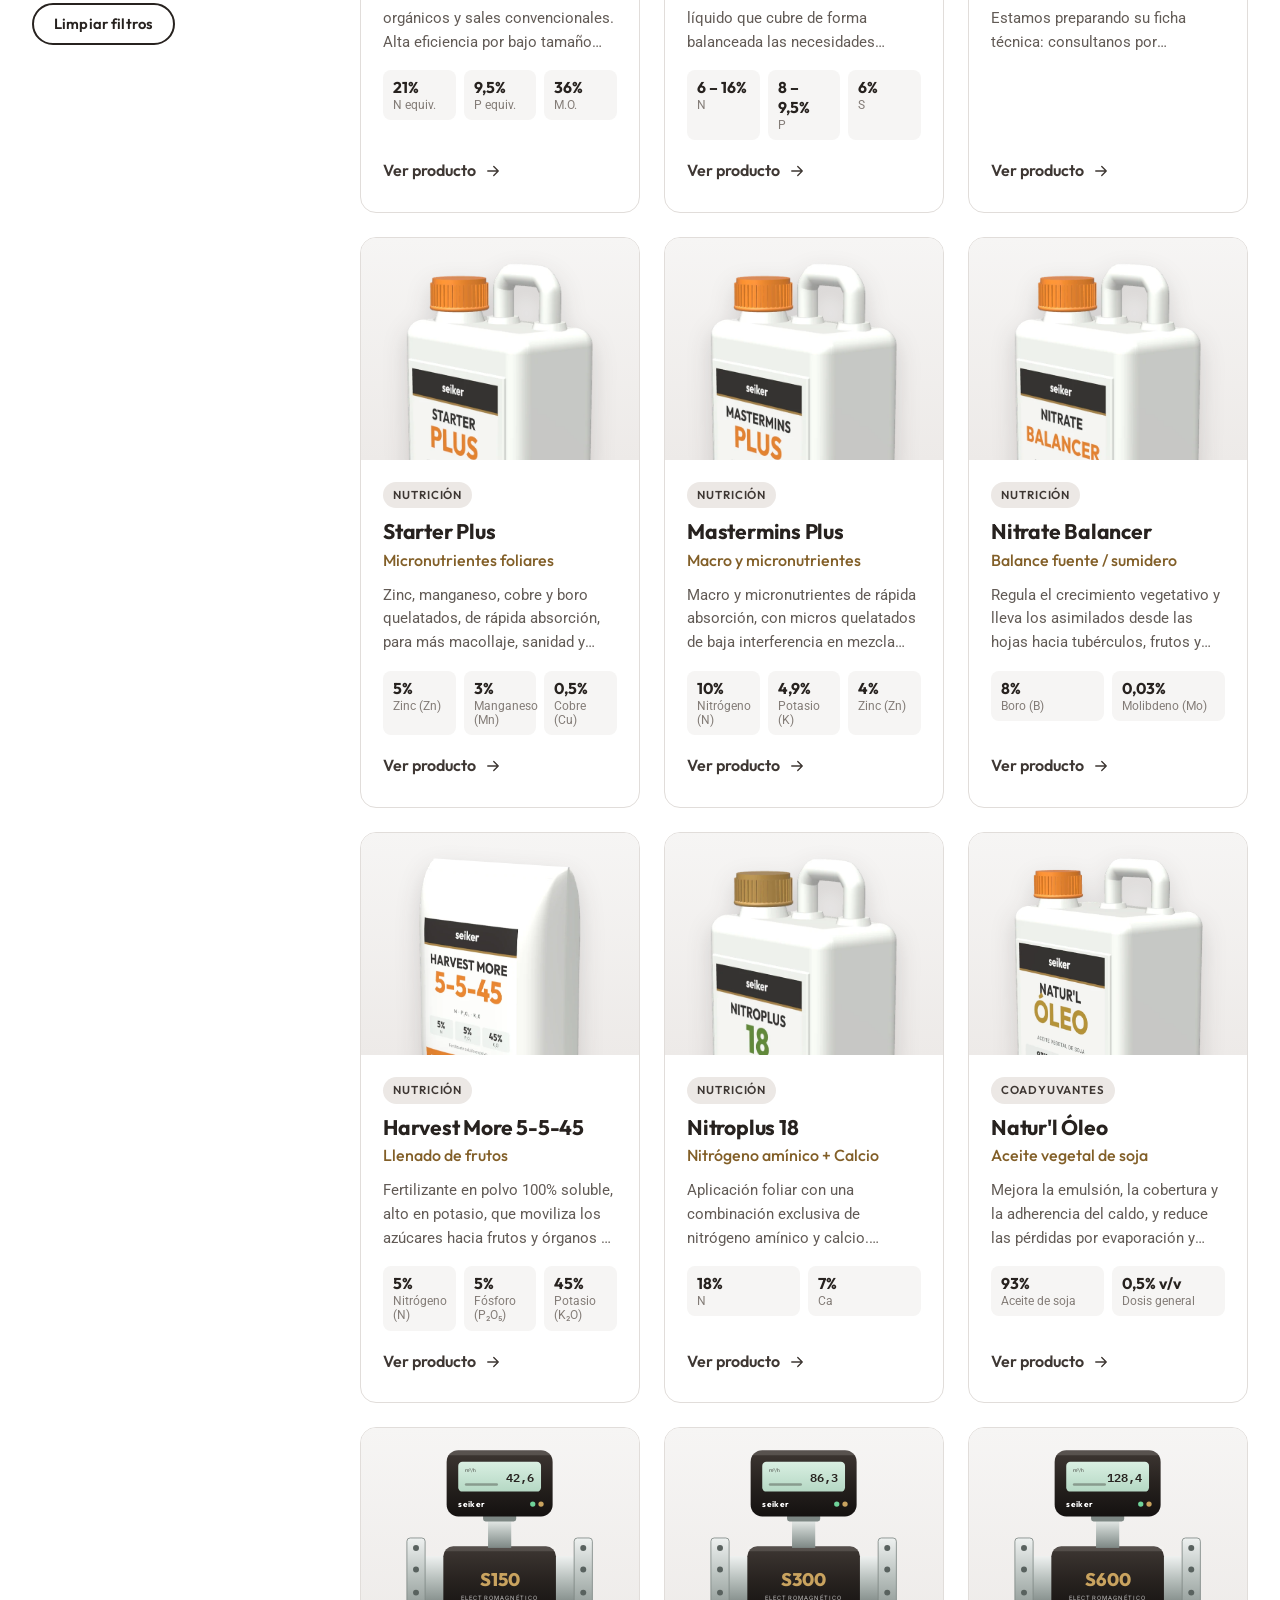
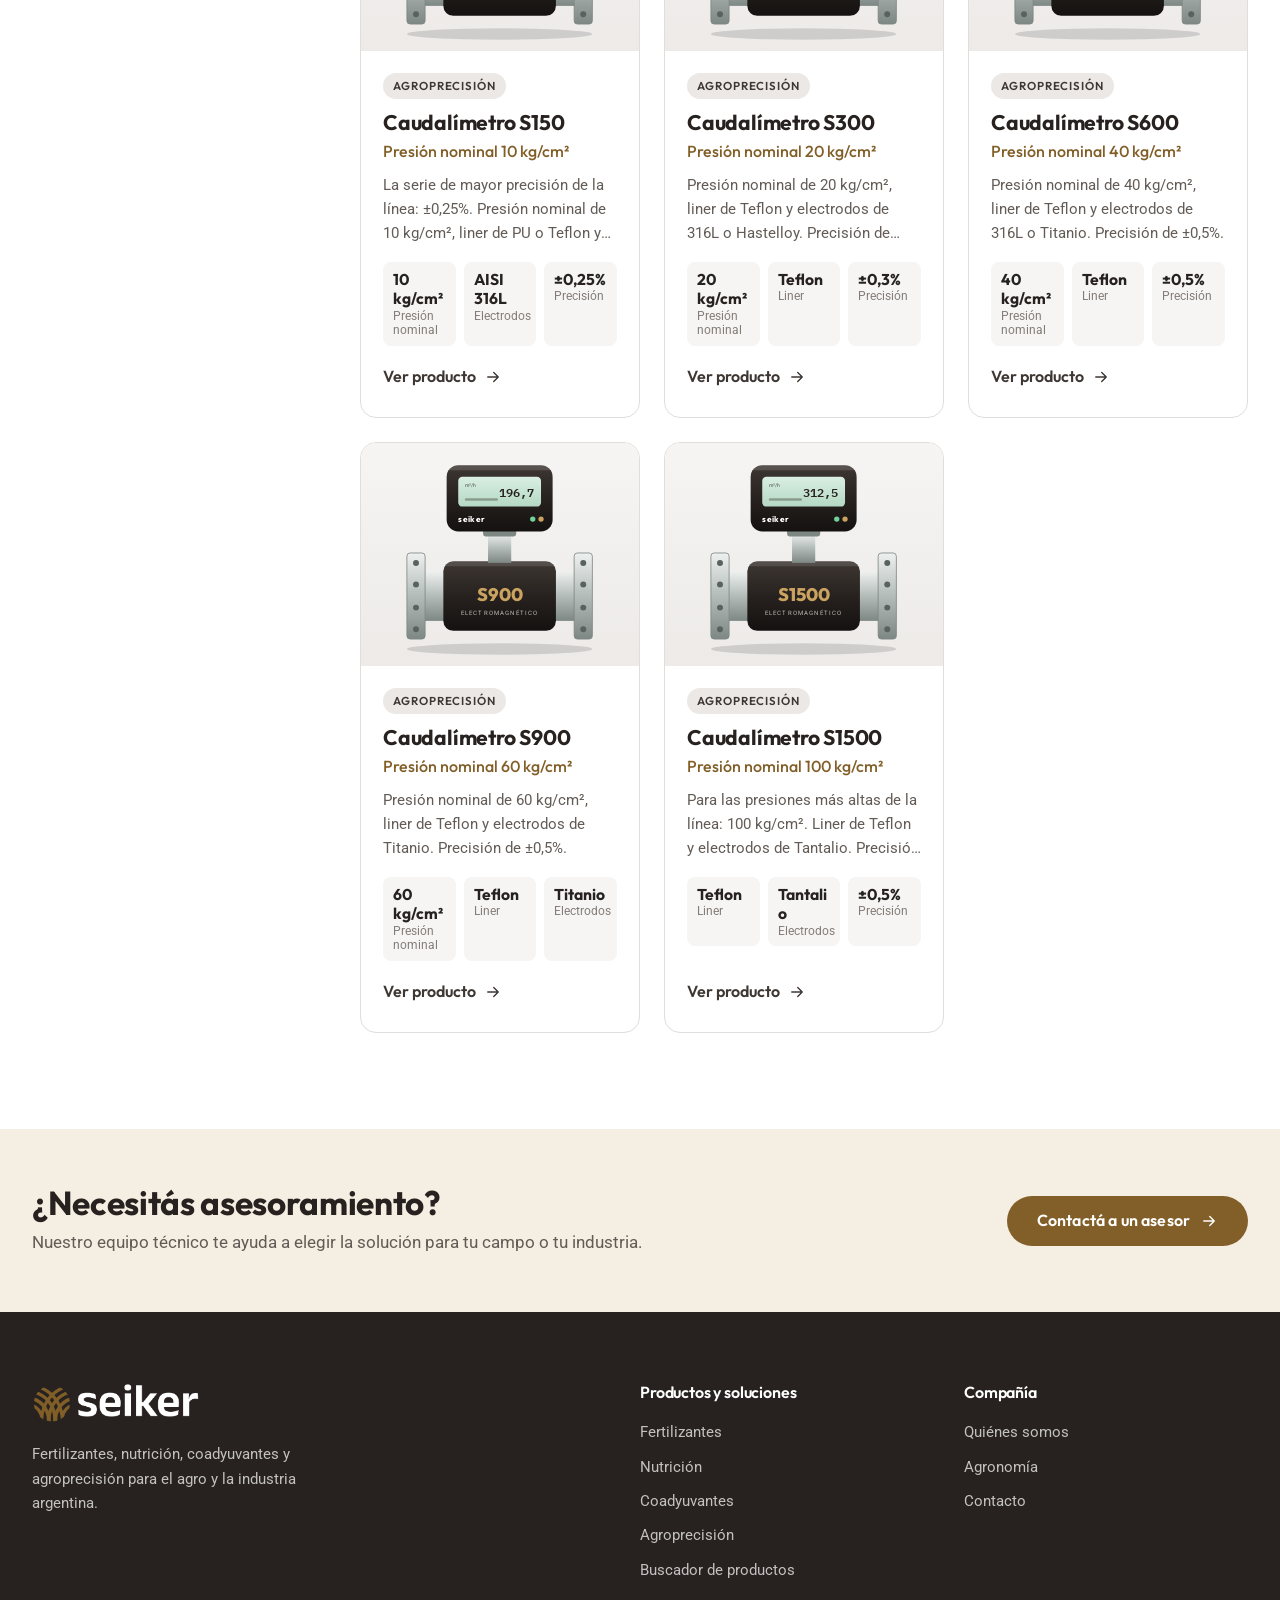
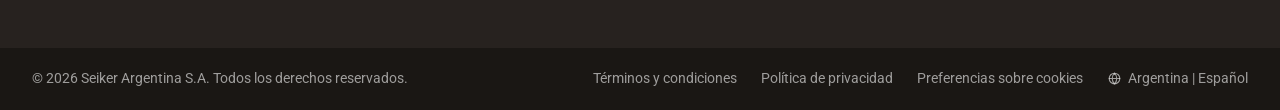
<file: nueva-web/productos.html>
<!DOCTYPE html>
<html lang="es">
<head>
<meta charset="UTF-8" />
<meta name="viewport" content="width=device-width, initial-scale=1.0" />
<title>Buscador de productos | Seiker</title>
<meta name="description" content="Buscá entre los fertilizantes, la nutrición, los coadyuvantes y la agroprecisión Seiker. Filtrá por línea, cultivo y aplicación." />
<meta name="theme-color" content="#27221f" />
<link rel="icon" type="image/png" href="assets/img/favicon.png" />
<link rel="apple-touch-icon" href="assets/img/apple-touch-icon.png" />
<meta property="og:type" content="website" />
<meta property="og:locale" content="es_AR" />
<meta property="og:site_name" content="Seiker" />
<meta property="og:title" content="Buscador de productos | Seiker" />
<meta property="og:description" content="Buscá entre los fertilizantes, la nutrición, los coadyuvantes y la agroprecisión Seiker. Filtrá por línea, cultivo y aplicación." />
<meta property="og:image" content="assets/img/campo.webp" />
<link rel="preconnect" href="https://fonts.googleapis.com" />
<link rel="preconnect" href="https://fonts.gstatic.com" crossorigin />
<link href="https://fonts.googleapis.com/css2?family=Outfit:wght@400;500;600;700;800&family=Roboto:wght@400;500;700&family=IBM+Plex+Mono:wght@500;600&display=swap" rel="stylesheet" />
<link rel="stylesheet" href="assets/css/estilos.css?v=20261128b" />
</head>
<body data-page="productos">

<header id="site-header">
  <noscript><p style="padding:16px"><a href="index.html">Inicio</a> · <a href="productos.html">Productos</a> · <a href="fertilizantes.html">Fertilizantes</a> · <a href="caudalimetros.html">Agroprecisión</a> · <a href="contacto.html">Contacto</a></p></noscript>
</header>

<main id="contenido">
  <section class="banner banner--liso">
    <div class="hs-pat" aria-hidden="true"></div>
    <div class="wrap">
      <nav class="crumbs" aria-label="Ruta"><ol><li><a href="index.html">Inicio</a></li><li aria-current="page">Productos</li></ol></nav>
      <p class="eyebrow">Productos y soluciones</p>
      <h1 class="h1">Buscador de productos</h1>
      <p>Encontrá la solución indicada para tu cultivo o tu instalación. Filtrá por línea, cultivo y tipo de aplicación.</p>
    </div>
  </section>

  <section class="sec" style="padding-top:48px">
    <div class="wrap">
      <div class="finder" id="finder">
        <aside class="fl-side" aria-label="Filtros">
          <div class="fl-side-h">
            <h2>Filtros</h2>
            <button class="ib fl-cerrar" type="button" data-filtros aria-label="Cerrar filtros"><i data-ico="cerrar"></i></button>
          </div>
          <div id="fl-campos"></div>
          <button class="btn btn--line btn--sm" type="button" data-limpiar style="margin-top:22px">Limpiar filtros</button>
        </aside>

        <div class="fl-main">
          <form class="fl-top" id="fl-form" role="search">
            <button type="button" class="btn btn--line btn--sm fl-btn" data-filtros>Filtros <span class="fl-badge" id="fl-badge" hidden></span></button>
            <label class="fl-q"><i data-ico="lupa"></i>
              <input id="fl-q" type="search" placeholder="Buscar por nombre, nutriente o cultivo" aria-label="Buscar productos" /></label>
          </form>
          <div class="sec-h--row" style="display:flex;margin-bottom:14px">
            <h2 class="h3" id="fl-titulo">Todos los productos</h2>
            <span class="fl-n" id="fl-n" aria-live="polite"></span>
          </div>
          <div class="fl-chips" id="fl-chips"></div>
          <div class="pgrid" id="fl-grid"></div>
        </div>
      </div>
    </div>
  </section>
</main>

<footer id="site-footer"></footer>

<!-- Scripts clásicos con defer, en orden de dependencia. Sin módulos ES:
     así el sitio funciona abriendo el archivo directo o desde cualquier hosting. -->
<script defer src="assets/js/config.js?v=20261128b"></script>
<script defer src="assets/js/catalogo.js?v=20261128b"></script>
<script defer src="assets/js/ilustraciones.js?v=20261128b"></script>
<script defer src="assets/js/sitio.js?v=20261128b"></script>
</body>
</html>
</file>
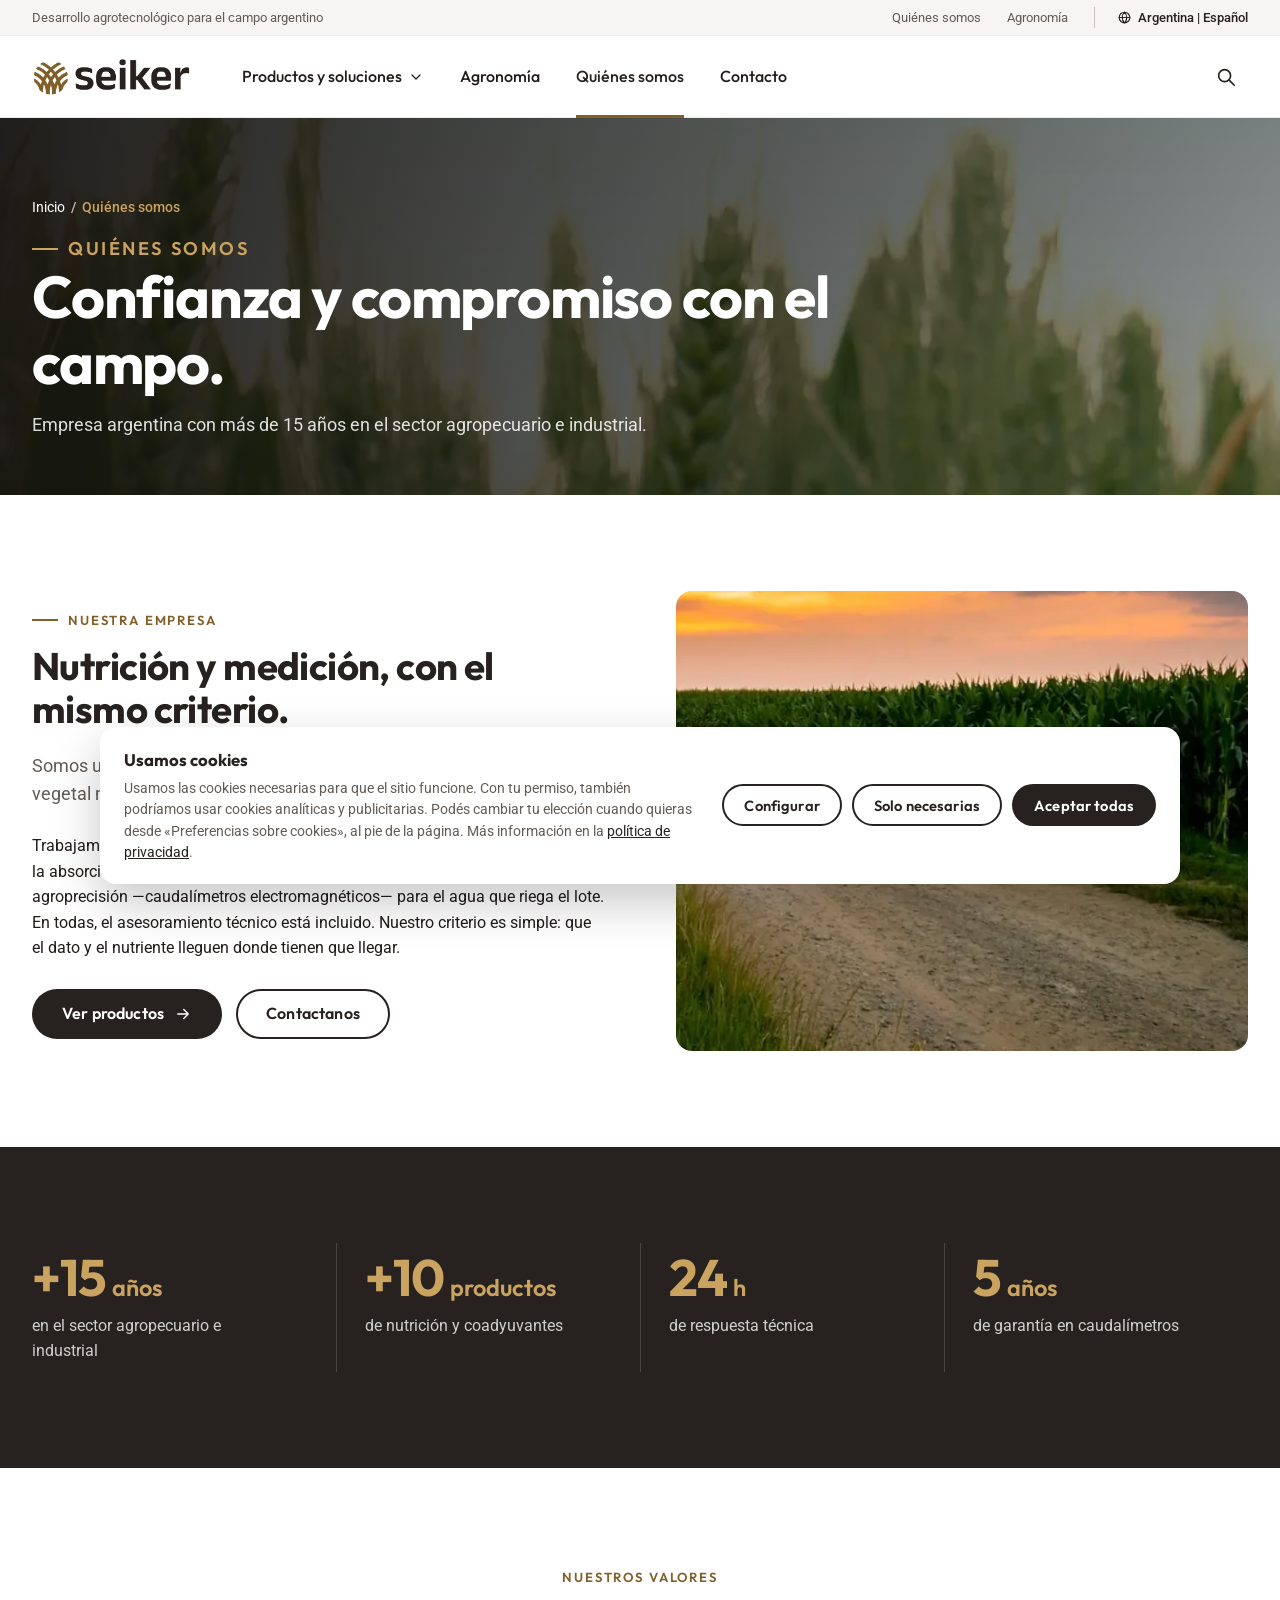
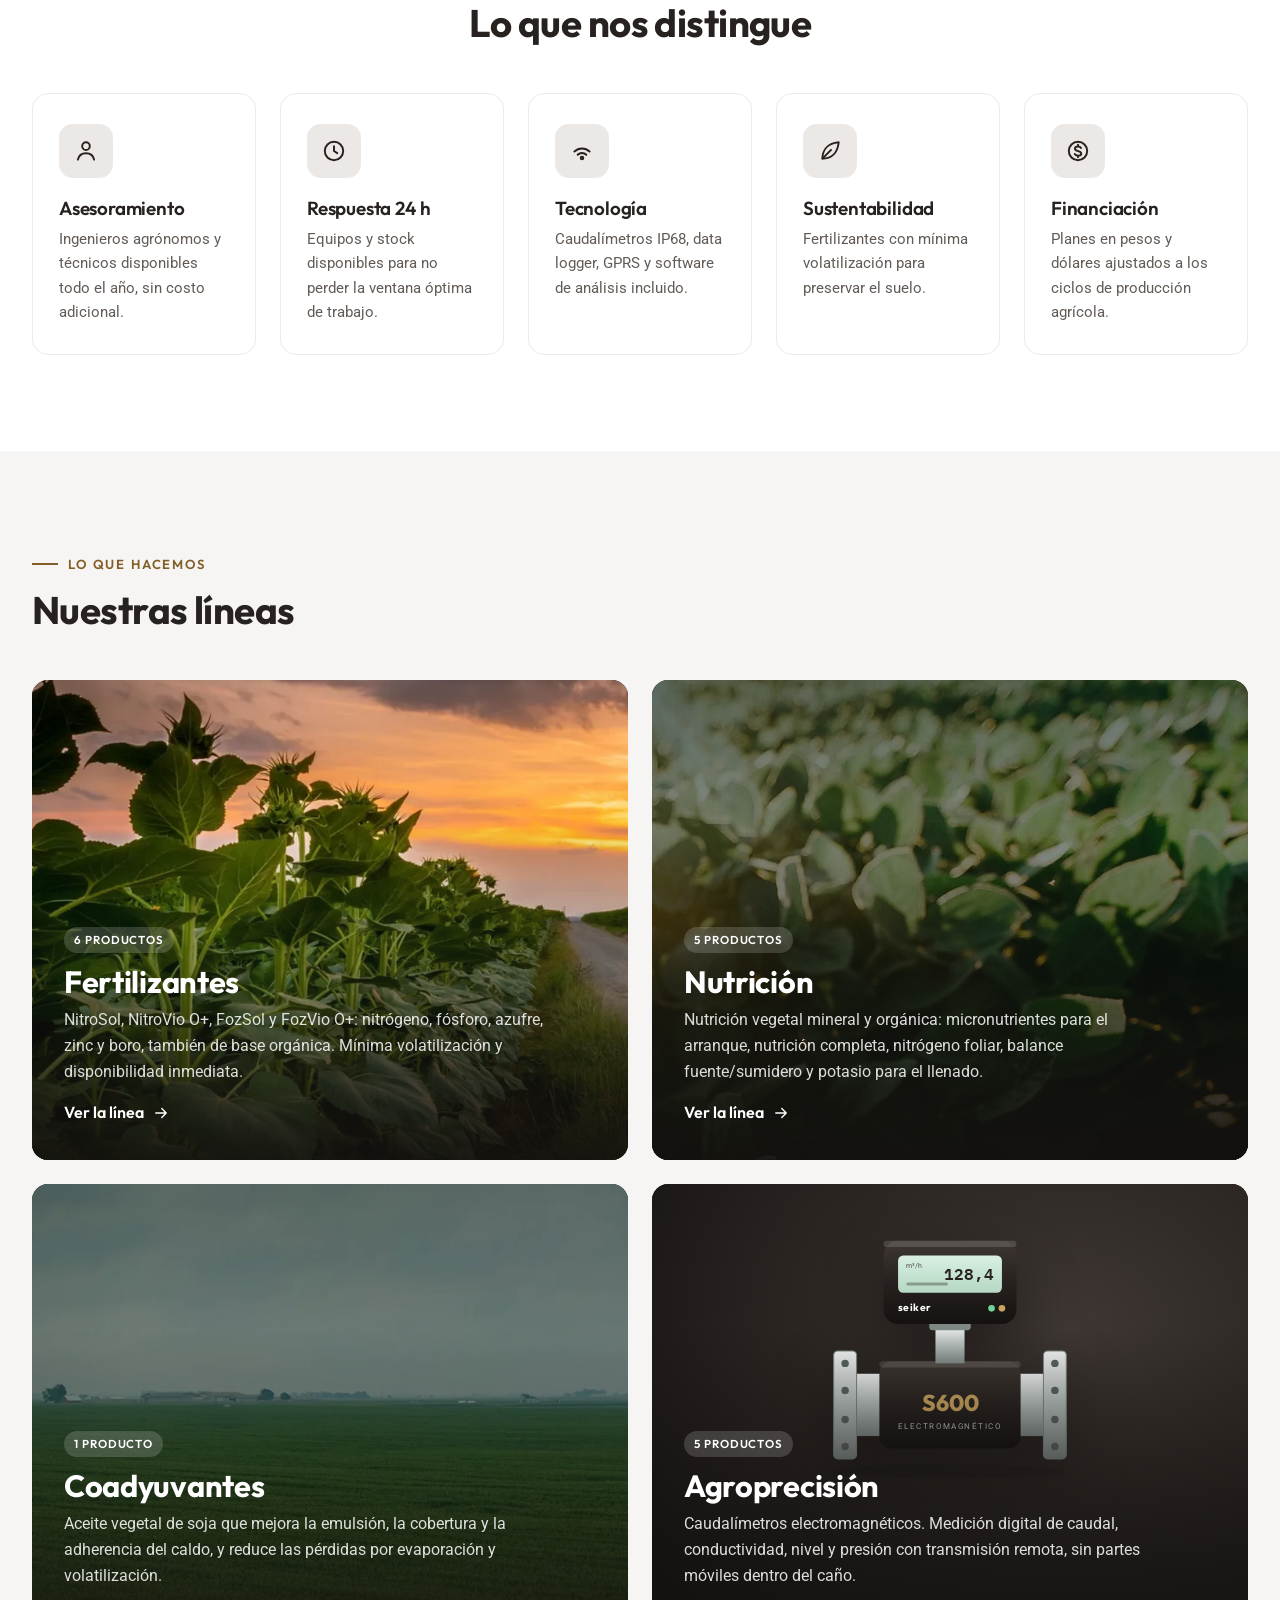
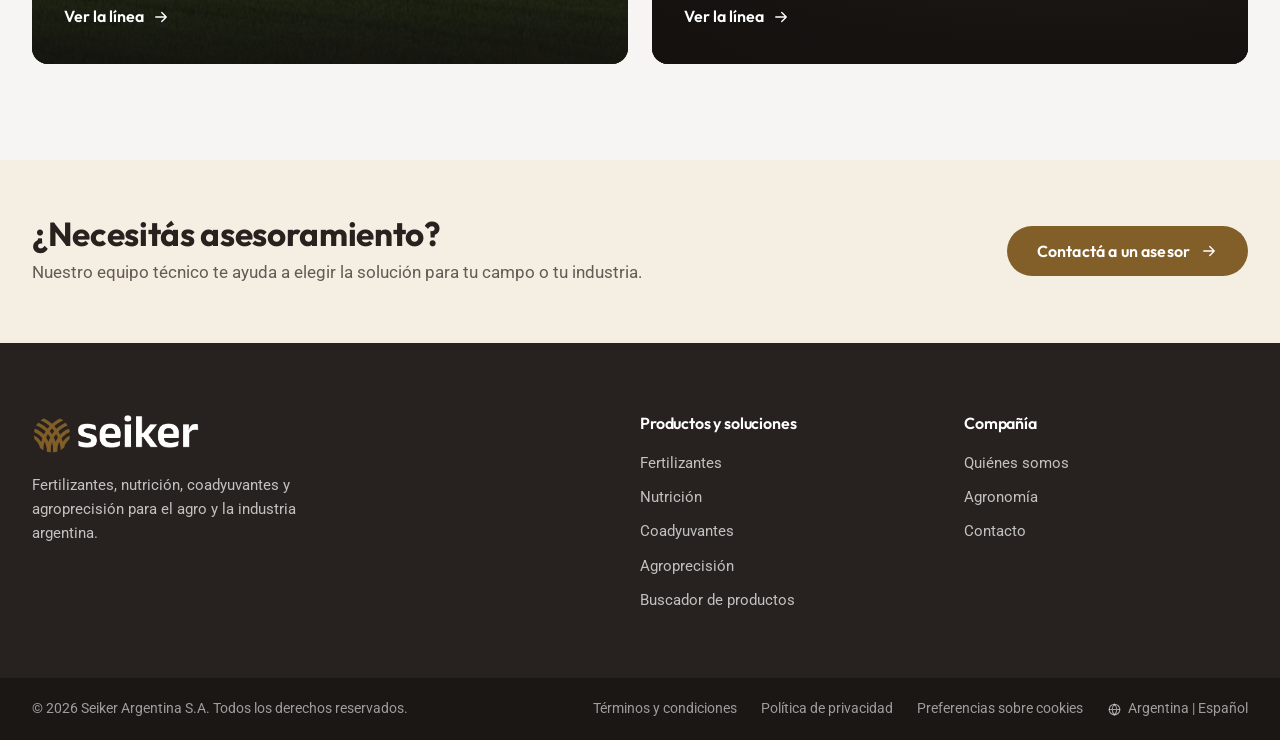
<file: nueva-web/quienes-somos.html>
<!DOCTYPE html>
<html lang="es">
<head>
<meta charset="UTF-8" />
<meta name="viewport" content="width=device-width, initial-scale=1.0" />
<title>Quiénes somos | Seiker</title>
<meta name="description" content="Seiker es una empresa argentina de desarrollo agrotecnológico con más de 15 años en el sector agropecuario e industrial: nutrición, fertilizantes y agroprecisión." />
<meta name="theme-color" content="#27221f" />
<link rel="icon" type="image/png" href="assets/img/favicon.png" />
<link rel="apple-touch-icon" href="assets/img/apple-touch-icon.png" />
<meta property="og:type" content="website" />
<meta property="og:locale" content="es_AR" />
<meta property="og:site_name" content="Seiker" />
<meta property="og:title" content="Quiénes somos | Seiker" />
<meta property="og:description" content="Seiker es una empresa argentina de desarrollo agrotecnológico con más de 15 años en el sector agropecuario e industrial: nutrición, fertilizantes y agroprecisión." />
<meta property="og:image" content="assets/img/campo.webp" />
<link rel="preconnect" href="https://fonts.googleapis.com" />
<link rel="preconnect" href="https://fonts.gstatic.com" crossorigin />
<link href="https://fonts.googleapis.com/css2?family=Outfit:wght@400;500;600;700;800&family=Roboto:wght@400;500;700&family=IBM+Plex+Mono:wght@500;600&display=swap" rel="stylesheet" />
<link rel="stylesheet" href="assets/css/estilos.css?v=20261128b" />
</head>
<body data-page="nosotros">

<header id="site-header">
  <noscript><p style="padding:16px"><a href="index.html">Inicio</a> · <a href="productos.html">Productos</a> · <a href="fertilizantes.html">Fertilizantes</a> · <a href="caudalimetros.html">Agroprecisión</a> · <a href="contacto.html">Contacto</a></p></noscript>
</header>

<main id="contenido">
  <section class="banner">
    <img src="assets/img/lineas/trigo.webp" width="982" height="1020" alt="" />
    <div class="wrap">
      <nav class="crumbs" aria-label="Ruta"><ol><li><a href="index.html">Inicio</a></li><li aria-current="page">Quiénes somos</li></ol></nav>
      <p class="eyebrow">Quiénes somos</p>
      <h1 class="h1">Confianza y compromiso con el campo.</h1>
      <p>Empresa argentina con más de 15 años en el sector agropecuario e industrial.</p>
    </div>
  </section>

  <section class="sec">
    <div class="wrap split">
      <div class="split-t rv">
        <p class="eyebrow">Nuestra empresa</p>
        <h2 class="h2">Nutrición y medición, con el mismo criterio.</h2>
        <p class="lead">Somos una empresa argentina de desarrollo agrotecnológico: nutrición vegetal mineral y orgánica, coadyuvantes y agroprecisión.</p>
        <!-- RIEGO OCULTO: texto original con equipos de riego: "…agroprecisión —caudalímetros electromagnéticos y equipos de riego— para el agua…" -->
        <p>Trabajamos líneas que se complementan: fertilizantes y nutrición enfocados en la absorción de nutrientes, coadyuvantes para que cada aplicación rinda y agroprecisión —caudalímetros electromagnéticos— para el agua que riega el lote. En todas, el asesoramiento técnico está incluido. Nuestro criterio es simple: que el dato y el nutriente lleguen donde tienen que llegar.</p>
        <div class="btns" style="margin-top:28px">
          <a class="btn btn--pri" href="productos.html">Ver productos <i data-ico="flecha"></i></a>
          <a class="btn btn--line" href="contacto.html">Contactanos</a>
        </div>
      </div>
      <div class="split-m rv">
        <img src="assets/img/campo-maiz.webp" width="840" height="525" loading="lazy" alt="Lote de maíz junto a un camino rural." />
      </div>
    </div>
  </section>

  <section class="sec sec--prim">
    <div class="wrap">
      <div class="stats rv" data-cifras></div>
    </div>
  </section>

  <section class="sec">
    <div class="wrap">
      <div class="sec-h sec-h--c rv">
        <p class="eyebrow">Nuestros valores</p>
        <h2 class="h2">Lo que nos distingue</h2>
      </div>
      <div class="feats feats--5" data-stagger>
        <div class="feat rv"><span class="feat-i"><i data-ico="persona"></i></span><h3>Asesoramiento</h3><p>Ingenieros agrónomos y técnicos disponibles todo el año, sin costo adicional.</p></div>
        <!-- REVISAR (B11): ídem portada. -->
        <div class="feat rv"><span class="feat-i"><i data-ico="reloj"></i></span><h3>Respuesta 24 h</h3><p>Equipos y stock disponibles para no perder la ventana óptima de trabajo.</p></div>
        <div class="feat rv"><span class="feat-i"><i data-ico="senal"></i></span><h3>Tecnología</h3><p>Caudalímetros IP68, data logger, GPRS y software de análisis incluido.</p></div>
        <div class="feat rv"><span class="feat-i"><i data-ico="hoja"></i></span><h3>Sustentabilidad</h3><p>Fertilizantes con mínima volatilización para preservar el suelo.</p></div>
        <div class="feat rv"><span class="feat-i"><i data-ico="moneda"></i></span><h3>Financiación</h3><p>Planes en pesos y dólares ajustados a los ciclos de producción agrícola.</p></div>
      </div>
    </div>
  </section>

  <section class="sec sec--gris">
    <div class="wrap">
      <div class="sec-h rv">
        <p class="eyebrow">Lo que hacemos</p>
        <h2 class="h2">Nuestras líneas</h2>
      </div>
      <div class="cats" data-lineas data-stagger></div>
    </div>
  </section>
</main>

<footer id="site-footer"></footer>

<!-- Scripts clásicos con defer, en orden de dependencia. Sin módulos ES:
     así el sitio funciona abriendo el archivo directo o desde cualquier hosting. -->
<script defer src="assets/js/config.js?v=20261128b"></script>
<script defer src="assets/js/catalogo.js?v=20261128b"></script>
<script defer src="assets/js/ilustraciones.js?v=20261128b"></script>
<script defer src="assets/js/sitio.js?v=20261128b"></script>
</body>
</html>
</file>
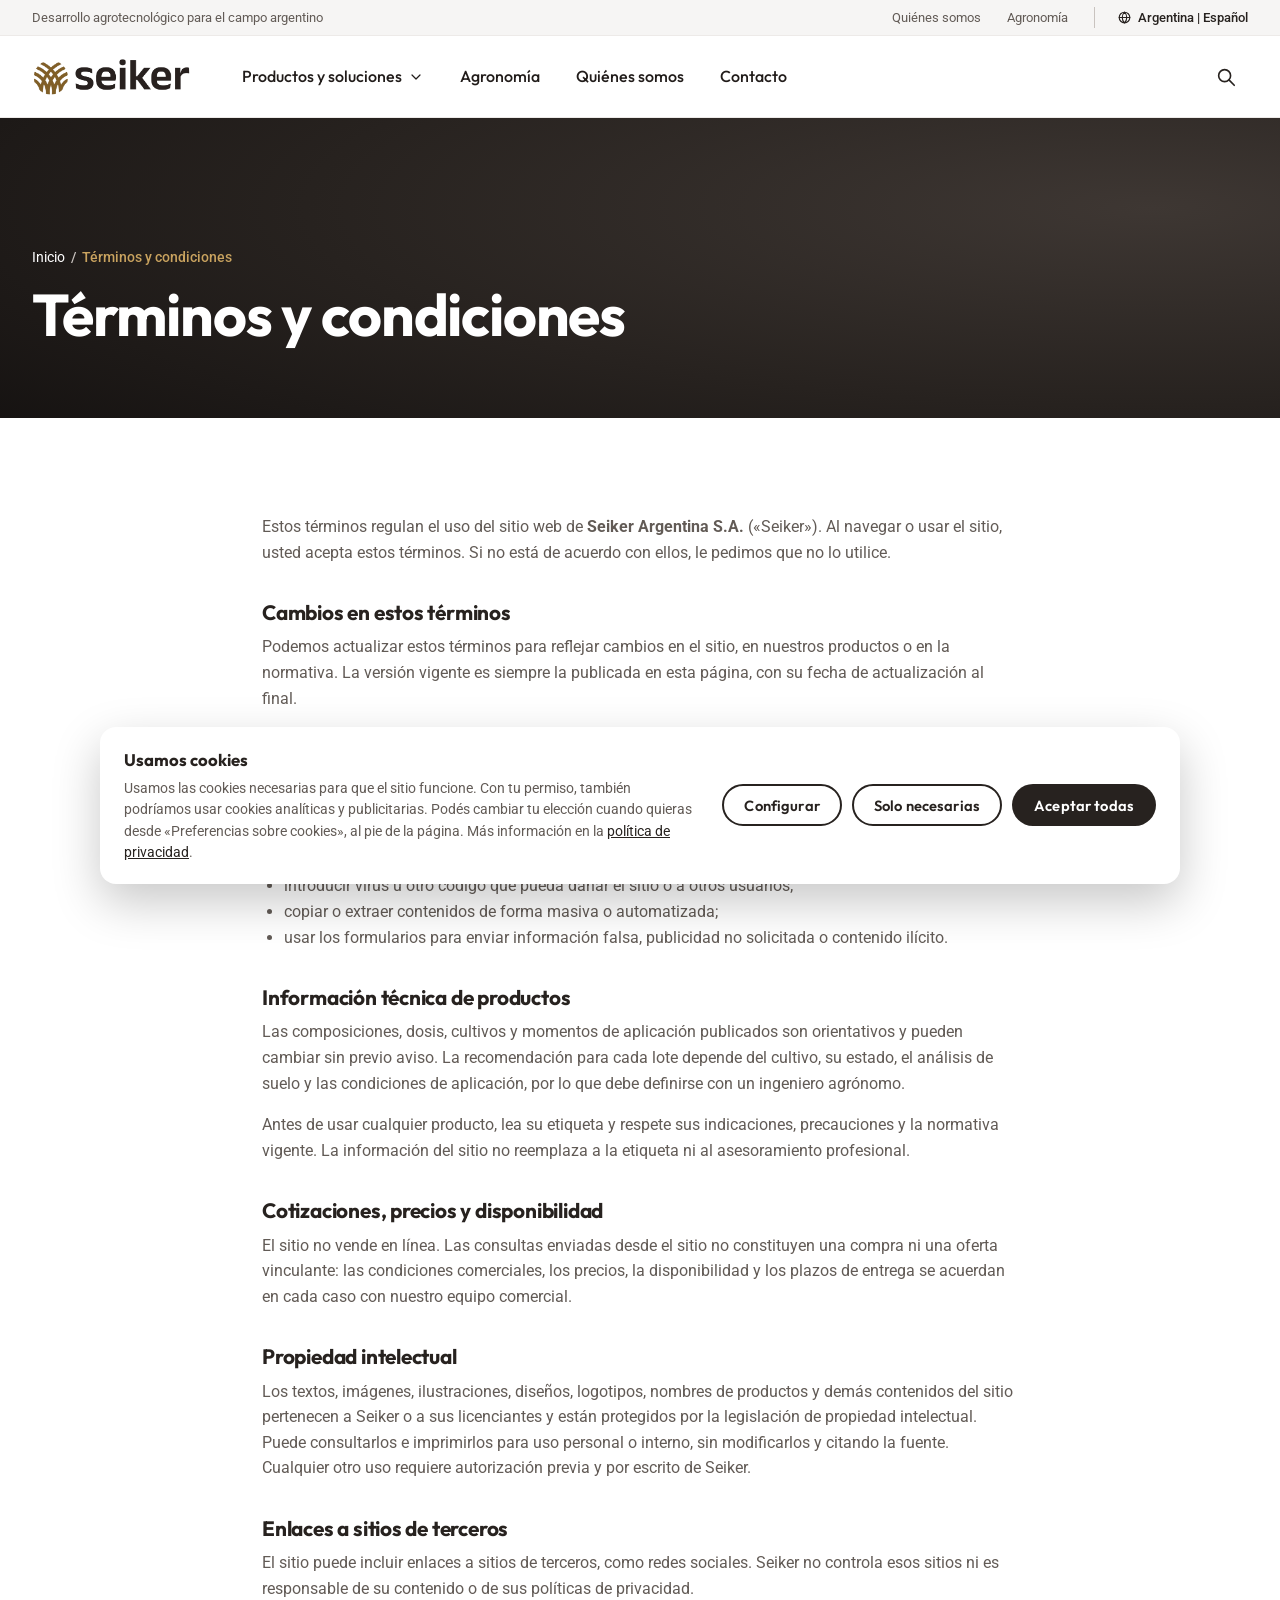
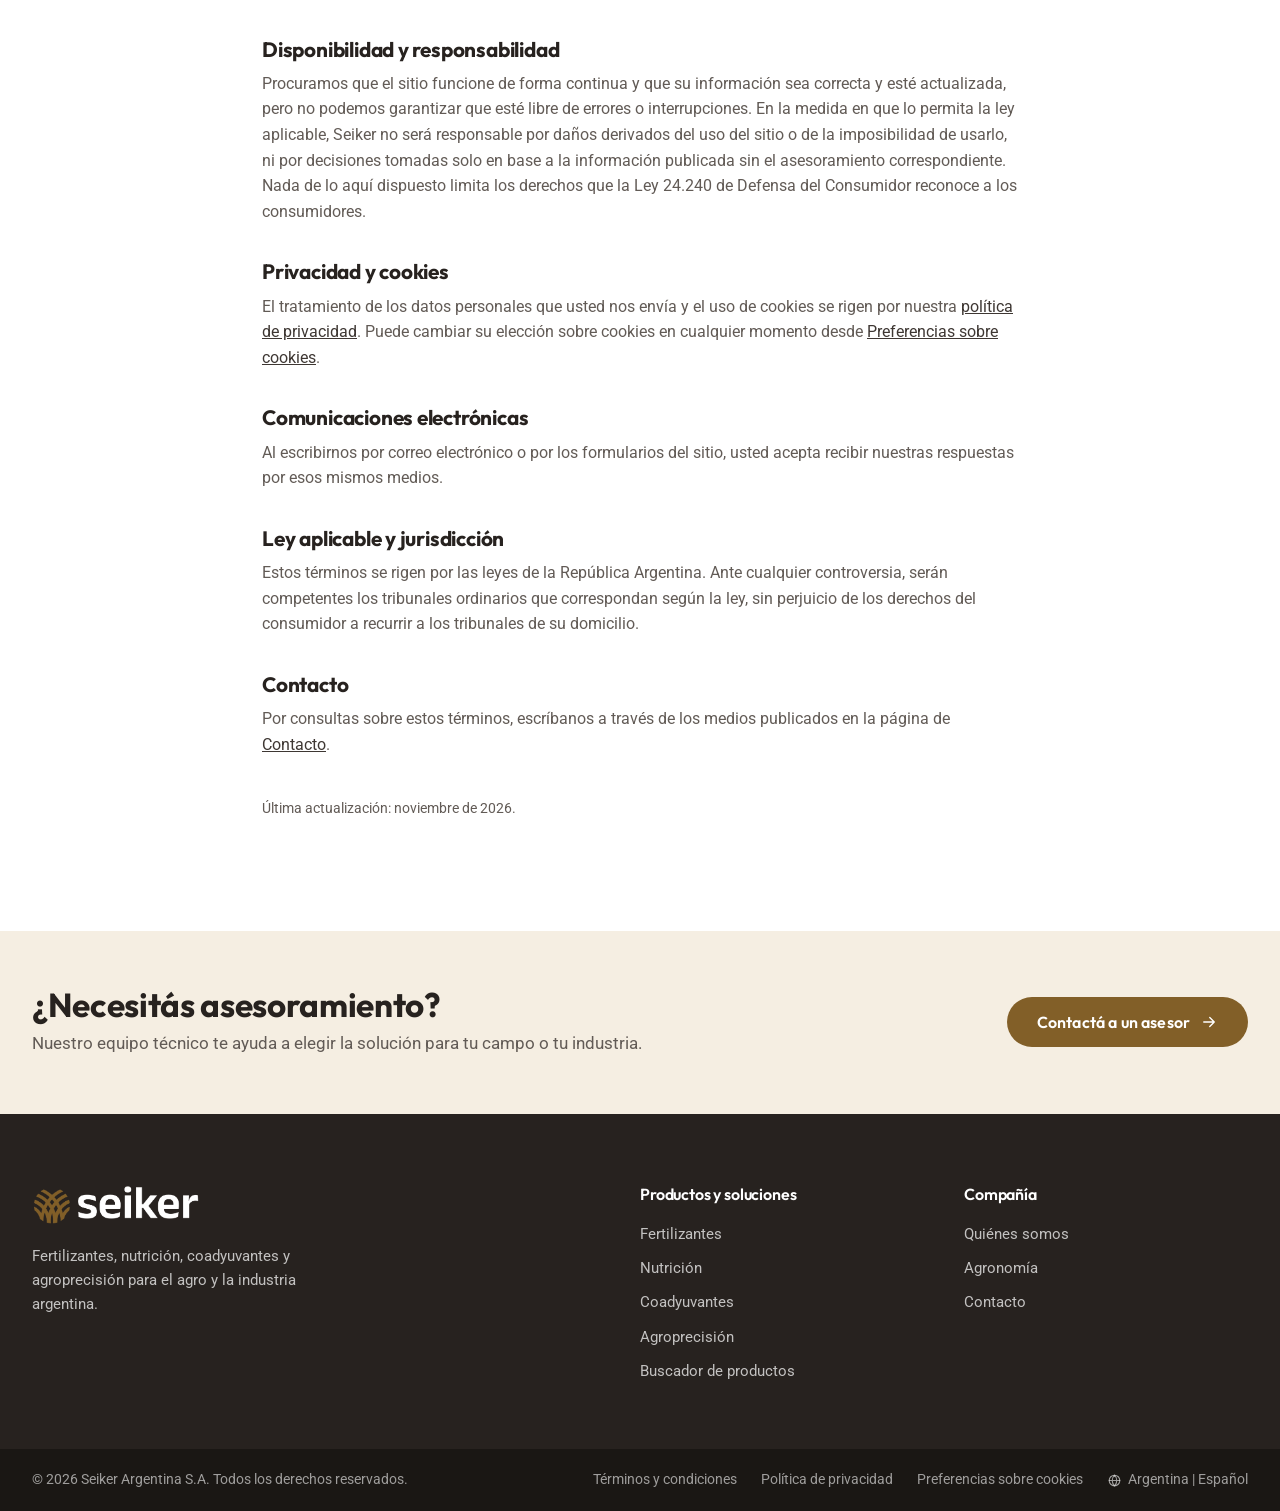
<file: nueva-web/terminos.html>
<!DOCTYPE html>
<html lang="es">
<head>
<meta charset="UTF-8" />
<meta name="viewport" content="width=device-width, initial-scale=1.0" />
<title>Términos y condiciones | Seiker</title>
<meta name="description" content="Términos y condiciones de uso del sitio web de Seiker Argentina S.A.: uso del sitio, información técnica de productos, propiedad intelectual y responsabilidad." />
<meta name="theme-color" content="#27221f" />
<link rel="icon" type="image/png" href="assets/img/favicon.png" />
<link rel="apple-touch-icon" href="assets/img/apple-touch-icon.png" />
<meta property="og:type" content="website" />
<meta property="og:locale" content="es_AR" />
<meta property="og:site_name" content="Seiker" />
<meta property="og:title" content="Términos y condiciones | Seiker" />
<meta property="og:description" content="Términos y condiciones de uso del sitio web de Seiker Argentina S.A." />
<meta property="og:image" content="assets/img/campo.webp" />
<link rel="preconnect" href="https://fonts.googleapis.com" />
<link rel="preconnect" href="https://fonts.gstatic.com" crossorigin />
<link href="https://fonts.googleapis.com/css2?family=Outfit:wght@400;500;600;700;800&family=Roboto:wght@400;500;700&family=IBM+Plex+Mono:wght@500;600&display=swap" rel="stylesheet" />
<link rel="stylesheet" href="assets/css/estilos.css?v=20261128b" />
</head>
<body data-page="terminos">

<header id="site-header">
  <noscript><p style="padding:16px"><a href="index.html">Inicio</a> · <a href="productos.html">Productos</a> · <a href="fertilizantes.html">Fertilizantes</a> · <a href="caudalimetros.html">Agroprecisión</a> · <a href="contacto.html">Contacto</a></p></noscript>
</header>

<!-- Texto modelo: conviene que lo revise el asesor legal de la empresa antes de publicar. -->
<main id="contenido">
  <section class="banner banner--liso">
    <div class="wrap">
      <nav class="crumbs" aria-label="Ruta"><ol><li><a href="index.html">Inicio</a></li><li aria-current="page">Términos y condiciones</li></ol></nav>
      <h1 class="h1">Términos y condiciones</h1>
    </div>
  </section>

  <section class="sec">
    <div class="wrap narrow legal">
      <p>Estos términos regulan el uso del sitio web de <strong>Seiker Argentina S.A.</strong> («Seiker»). Al navegar o usar el sitio, usted acepta estos términos. Si no está de acuerdo con ellos, le pedimos que no lo utilice.</p>

      <h2>Cambios en estos términos</h2>
      <p>Podemos actualizar estos términos para reflejar cambios en el sitio, en nuestros productos o en la normativa. La versión vigente es siempre la publicada en esta página, con su fecha de actualización al final.</p>

      <h2>Uso del sitio</h2>
      <p>El sitio es informativo: presenta a Seiker, sus líneas de productos y sus servicios, y permite hacer consultas. Usted se compromete a usarlo de buena fe y conforme a la ley. En particular, no está permitido:</p>
      <ul>
        <li>intentar acceder a áreas, sistemas o datos no destinados al público;</li>
        <li>introducir virus u otro código que pueda dañar el sitio o a otros usuarios;</li>
        <li>copiar o extraer contenidos de forma masiva o automatizada;</li>
        <li>usar los formularios para enviar información falsa, publicidad no solicitada o contenido ilícito.</li>
      </ul>

      <h2>Información técnica de productos</h2>
      <p>Las composiciones, dosis, cultivos y momentos de aplicación publicados son orientativos y pueden cambiar sin previo aviso. La recomendación para cada lote depende del cultivo, su estado, el análisis de suelo y las condiciones de aplicación, por lo que debe definirse con un ingeniero agrónomo.</p>
      <p>Antes de usar cualquier producto, lea su etiqueta y respete sus indicaciones, precauciones y la normativa vigente. La información del sitio no reemplaza a la etiqueta ni al asesoramiento profesional.</p>

      <h2>Cotizaciones, precios y disponibilidad</h2>
      <p>El sitio no vende en línea. Las consultas enviadas desde el sitio no constituyen una compra ni una oferta vinculante: las condiciones comerciales, los precios, la disponibilidad y los plazos de entrega se acuerdan en cada caso con nuestro equipo comercial.</p>

      <h2>Propiedad intelectual</h2>
      <p>Los textos, imágenes, ilustraciones, diseños, logotipos, nombres de productos y demás contenidos del sitio pertenecen a Seiker o a sus licenciantes y están protegidos por la legislación de propiedad intelectual. Puede consultarlos e imprimirlos para uso personal o interno, sin modificarlos y citando la fuente. Cualquier otro uso requiere autorización previa y por escrito de Seiker.</p>

      <h2>Enlaces a sitios de terceros</h2>
      <p>El sitio puede incluir enlaces a sitios de terceros, como redes sociales. Seiker no controla esos sitios ni es responsable de su contenido o de sus políticas de privacidad.</p>

      <h2>Disponibilidad y responsabilidad</h2>
      <p>Procuramos que el sitio funcione de forma continua y que su información sea correcta y esté actualizada, pero no podemos garantizar que esté libre de errores o interrupciones. En la medida en que lo permita la ley aplicable, Seiker no será responsable por daños derivados del uso del sitio o de la imposibilidad de usarlo, ni por decisiones tomadas solo en base a la información publicada sin el asesoramiento correspondiente. Nada de lo aquí dispuesto limita los derechos que la Ley 24.240 de Defensa del Consumidor reconoce a los consumidores.</p>

      <h2>Privacidad y cookies</h2>
      <p>El tratamiento de los datos personales que usted nos envía y el uso de cookies se rigen por nuestra <a href="privacidad.html">política de privacidad</a>. Puede cambiar su elección sobre cookies en cualquier momento desde <a href="#preferencias-cookies" data-cookies>Preferencias sobre cookies</a>.</p>

      <h2>Comunicaciones electrónicas</h2>
      <p>Al escribirnos por correo electrónico o por los formularios del sitio, usted acepta recibir nuestras respuestas por esos mismos medios.</p>

      <h2>Ley aplicable y jurisdicción</h2>
      <p>Estos términos se rigen por las leyes de la República Argentina. Ante cualquier controversia, serán competentes los tribunales ordinarios que correspondan según la ley, sin perjuicio de los derechos del consumidor a recurrir a los tribunales de su domicilio.</p>

      <h2>Contacto</h2>
      <p>Por consultas sobre estos términos, escríbanos a través de los medios publicados en la página de <a href="contacto.html">Contacto</a>.</p>

      <p style="margin-top:40px;font-size:.9rem">Última actualización: noviembre de 2026.</p>
    </div>
  </section>
</main>

<footer id="site-footer"></footer>

<!-- Scripts clásicos con defer, en orden de dependencia. Sin módulos ES:
     así el sitio funciona abriendo el archivo directo o desde cualquier hosting. -->
<script defer src="assets/js/config.js?v=20261128b"></script>
<script defer src="assets/js/catalogo.js?v=20261128b"></script>
<script defer src="assets/js/ilustraciones.js?v=20261128b"></script>
<script defer src="assets/js/sitio.js?v=20261128b"></script>
</body>
</html>
</file>
<file: styles.css>
/* ============================================================
   SEIKER AG — hoja de estilo única
   Arquetipo: grid estricto / ficha técnica. Sin redondeos,
   sin sombras, sin degradados decorativos. La retícula es el diseño.
   ============================================================ */

/* ---------- 1. TOKENS ---------- */
:root {
  /* Papel y tinta */
  --paper:      #F2EEE6;
  --paper-2:    #E8E2D6;
  --sand:       #DED6C6;
  --white:      #FBFAF7;

  /* Marca */
  --ink:        #0C2B26;
  --ink-soft:   #35463F;
  --ink-mute:   #6E7A72;
  --green:      #0C3A35;
  --green-deep: #071F1B;
  --bronze:     #8A6A2F;
  --bronze-lit: #A8842F;
  --navy:       #0B2545;
  --navy-deep:  #061629;
  --sky:        #7BBFEA;

  /* Semánticos */
  --ok:         #2F7D5B;
  --warn:       #A8842F;

  /* Retícula */
  --line:       rgba(12, 43, 38, .17);
  --line-soft:  rgba(12, 43, 38, .09);
  --line-dark:  rgba(255, 255, 255, .15);

  /* Tipografía */
  --display: 'Archivo', 'Helvetica Neue', Arial, sans-serif;
  --mono:    'IBM Plex Mono', ui-monospace, 'SF Mono', Menlo, monospace;
  --body:    'DM Sans', system-ui, -apple-system, sans-serif;

  /* Ritmo */
  --gut:  clamp(16px, 3.2vw, 38px);
  --band: clamp(56px, 8vw, 118px);
  --nav-h: 62px;
  --top-h: 30px;

  --ease: cubic-bezier(.16, 1, .3, 1);
  --ease-hard: cubic-bezier(.65, 0, .35, 1);
}

/* ---------- 2. BASE ---------- */
*, *::before, *::after { box-sizing: border-box; margin: 0; padding: 0; }

html {
  /* clip, no hidden: hidden rompe position:sticky (gotcha B.2) */
  overflow-x: clip;
  scroll-behavior: smooth;
  scroll-padding-top: calc(var(--nav-h) + var(--top-h) + 12px);
  -webkit-text-size-adjust: 100%;
}
@media (prefers-reduced-motion: reduce) { html { scroll-behavior: auto; } }

body {
  overflow-x: clip;
  background: var(--paper);
  color: var(--ink);
  font-family: var(--body);
  font-size: 16px;
  font-weight: 400;
  line-height: 1.65;
  font-variant-numeric: lining-nums;
  -webkit-font-smoothing: antialiased;
}

img { max-width: 100%; display: block; }
[hidden] { display: none !important; }

::selection { background: var(--bronze); color: var(--white); }

:focus-visible {
  outline: 2px solid var(--bronze);
  outline-offset: 3px;
}

/* Visible sólo para lectores de pantalla */
.sr-only {
  position: absolute; width: 1px; height: 1px;
  padding: 0; margin: -1px; overflow: hidden;
  clip: rect(0 0 0 0); white-space: nowrap; border: 0;
}

/* Salto de accesibilidad */
.skip {
  position: absolute; left: -9999px; top: 0; z-index: 999;
  background: var(--ink); color: var(--white);
  padding: 12px 20px; font: 600 .8rem/1 var(--mono);
}
.skip:focus { left: 8px; top: 8px; }

/* ---------- 3. RETÍCULA ---------- */
.wrap { width: 100%; max-width: 1480px; margin-inline: auto; padding-inline: var(--gut); }

.g12 { display: grid; grid-template-columns: repeat(12, 1fr); gap: 0; }

/* Banda: separador de página a todo lo ancho */
.band { border-top: 1px solid var(--line); }
.band--dark { border-top-color: var(--line-dark); }

/* ---------- 4. TIPOGRAFÍA ---------- */
.kicker {
  font-family: var(--mono);
  font-size: .68rem; font-weight: 500;
  letter-spacing: .22em; text-transform: uppercase;
  color: var(--bronze);
  display: flex; align-items: baseline; gap: 12px;
}
.kicker::before {
  content: attr(data-n);
  color: var(--ink-mute);
  font-weight: 400;
}

h1, h2, h3, h4 { font-family: var(--display); font-weight: 800; letter-spacing: -.02em; }

.h-xl {
  font-size: clamp(2.6rem, 7.4vw, 6.6rem);
  line-height: .96;
  letter-spacing: -.035em;
  text-wrap: balance;
}
.h-lg {
  font-size: clamp(1.9rem, 4vw, 3.4rem);
  line-height: 1.06;
  letter-spacing: -.028em;
  text-wrap: balance;
  padding-bottom: .12em;   /* aire para descendentes */
}
.h-md {
  font-size: clamp(1.25rem, 2vw, 1.75rem);
  line-height: 1.18; letter-spacing: -.02em;
  padding-bottom: .1em;
}
.h-sm {
  font-family: var(--display);
  font-size: .95rem; font-weight: 800;
  line-height: 1.3; letter-spacing: -.01em;
  padding-bottom: .08em;
}

.lede {
  font-size: clamp(1rem, 1.25vw, 1.14rem);
  line-height: 1.75; color: var(--ink-soft);
  max-width: 54ch; font-weight: 300;
}
.body-sm { font-size: .89rem; line-height: 1.72; color: var(--ink-mute); }

.data { font-family: var(--mono); font-variant-numeric: tabular-nums; }

/* ---------- 5. ENLACES Y BOTONES ---------- */
a { color: inherit; }

/* Firma del arquetipo: la inversión instantánea, sin degradado */
.btn {
  display: inline-flex; align-items: center; gap: 12px;
  font-family: var(--mono); font-size: .74rem; font-weight: 500;
  letter-spacing: .14em; text-transform: uppercase;
  padding: 15px 26px; text-decoration: none;
  border: 1px solid var(--ink);
  background: transparent; color: var(--ink);
  cursor: pointer;
  transition: background .18s var(--ease-hard), color .18s var(--ease-hard), border-color .18s;
}
.btn:hover { background: var(--ink); color: var(--paper); }
.btn--solid { background: var(--ink); color: var(--paper); }
.btn--solid:hover { background: var(--bronze); border-color: var(--bronze); color: var(--white); }
.btn--bronze { background: var(--bronze); border-color: var(--bronze); color: var(--white); }
.btn--bronze:hover { background: var(--ink); border-color: var(--ink); }
.btn--ghost-light { border-color: rgba(255,255,255,.4); color: rgba(255,255,255,.92); }
.btn--ghost-light:hover { background: var(--white); border-color: var(--white); color: var(--ink); }
.btn span { transition: transform .3s var(--ease-hard); }
.btn:hover span { transform: translateX(5px); }


/* ---------- 6. NAVEGACIÓN ---------- */
#top {
  position: fixed; inset: 0 0 auto 0; z-index: 200;
  transition: transform .4s var(--ease);
}
.topbar {
  height: var(--top-h);
  background: var(--ink);
  display: flex; align-items: center; justify-content: flex-end;
  gap: 26px; padding-inline: var(--gut);
  font-family: var(--mono); font-size: .64rem;
  letter-spacing: .12em; text-transform: uppercase;
  overflow: hidden;
  transition: height .35s var(--ease), opacity .3s;
}
.topbar a { color: rgba(255,255,255,.62); text-decoration: none; transition: color .2s; }
.topbar a:hover { color: var(--white); }
#top.shrunk .topbar { height: 0; opacity: 0; }

nav {
  height: var(--nav-h);
  background: var(--paper);
  border-bottom: 1px solid var(--line);
  display: flex; align-items: center; justify-content: space-between;
  padding-inline: var(--gut);
  transition: height .35s var(--ease);
}
#top.shrunk nav { height: 56px; }

.brand { display: flex; align-items: center; text-decoration: none; flex-shrink: 0; }
.brand img { height: 30px; width: auto; transition: height .35s var(--ease); }
#top.shrunk .brand img { height: 26px; }

.nav-main { display: flex; align-items: center; list-style: none; height: 100%; }
.nav-item { position: relative; height: 100%; display: flex; align-items: center; }
.nav-item > a {
  font-family: var(--mono); font-size: .72rem; font-weight: 500;
  letter-spacing: .11em; text-transform: uppercase;
  text-decoration: none; color: var(--ink);
  padding-inline: 16px; height: 100%;
  display: flex; align-items: center;
  border-bottom: 2px solid transparent;
  transition: color .2s, border-color .2s;
  white-space: nowrap;
}
.nav-item > a:hover, .nav-item:hover > a { color: var(--bronze); border-bottom-color: var(--bronze); }
.nav-item.drop > a::after { content: '+'; margin-left: 7px; font-size: .8rem; opacity: .5; }

.mega {
  display: none;
  position: absolute; top: 100%; left: -20px;
  min-width: 420px; background: var(--ink);
  border-top: 2px solid var(--bronze);
  padding: 26px 30px 28px;
  z-index: 300;
}
.nav-item:hover .mega, .nav-item:focus-within .mega { display: block; }
.mega-t {
  font-family: var(--mono); font-size: .62rem; font-weight: 500;
  letter-spacing: .2em; text-transform: uppercase;
  color: var(--bronze-lit); margin-bottom: 14px;
}
.mega a {
  display: block; text-decoration: none;
  color: rgba(255,255,255,.72); font-size: .86rem;
  padding: 7px 0; border-bottom: 1px solid rgba(255,255,255,.08);
  transition: color .2s, padding-left .2s;
}
.mega a:last-child { border-bottom: none; }
.mega a:hover { color: var(--white); padding-left: 7px; }

.nav-tools { display: flex; align-items: center; gap: 4px; flex-shrink: 0; }
.icon-btn {
  background: none; border: none; cursor: pointer;
  padding: 10px; color: var(--ink); line-height: 0;
  font-size: 1rem; transition: color .2s;
  display: inline-flex; align-items: center; justify-content: center;
}
.icon-btn:hover { color: var(--bronze); }
/* El glifo ⌕ renderiza diminuto y distinto en cada sistema: va un SVG. */
.icon-btn svg {
  width: 21px; height: 21px;
  fill: none; stroke: currentColor;
  stroke-width: 2; stroke-linecap: round;
}
.find-ico {
  width: 20px; height: 20px; flex-shrink: 0;
  fill: none; stroke: currentColor; stroke-width: 2; stroke-linecap: round;
  opacity: .5;
}

.burger { display: none; }

/* Progreso de lectura */
.prog {
  position: fixed; top: 0; left: 0; height: 2px; width: 100%;
  background: var(--bronze); transform: scaleX(0); transform-origin: 0 50%;
  z-index: 500; pointer-events: none;
}

/* ---------- 7. HERO ---------- */
#inicio { padding-top: calc(var(--nav-h) + var(--top-h)); background: var(--paper); }

.hero-grid {
  display: grid; grid-template-columns: 7fr 5fr;
  border-bottom: 1px solid var(--line);
}
.hero-main { padding: clamp(42px, 6vw, 86px) var(--gut) clamp(34px, 4vw, 56px); }
.hero-main .kicker { margin-bottom: clamp(20px, 3vw, 34px); }
.hero-main h1 { margin-bottom: 26px; }
.hero-main h1 em { font-style: normal; color: var(--bronze); }
.hero-main .lede { margin-bottom: 34px; }
.hero-cta { display: flex; gap: 12px; flex-wrap: wrap; }

/* Columna de datos: la ficha técnica de la empresa */
.hero-side {
  border-left: 1px solid var(--line);
  display: flex; flex-direction: column;
}
.stat {
  flex: 1; padding: clamp(16px, 2vw, 26px) clamp(18px, 2.2vw, 30px);
  border-bottom: 1px solid var(--line);
  display: flex; align-items: baseline; gap: 16px;
}
.stat:last-child { border-bottom: none; }
.stat-n {
  font-family: var(--display); font-weight: 800;
  font-size: clamp(1.7rem, 2.7vw, 2.5rem); line-height: 1;
  color: var(--ink); font-variant-numeric: tabular-nums;
  letter-spacing: -.03em; min-width: 3.2ch;
}
.stat-l {
  font-family: var(--mono); font-size: .66rem; font-weight: 400;
  letter-spacing: .13em; text-transform: uppercase;
  color: var(--ink-mute); line-height: 1.5;
}

/* Banda de campo: va DEBAJO del texto, no detrás.
   El texto nunca se apoya sobre la foto, así siempre se lee. */
.hero-strip {
  position: relative; overflow: hidden;
  background: var(--green-deep);
  border-bottom: 1px solid var(--line);
  height: clamp(210px, 29vw, 420px);
}
.strip-img {
  width: 100%; height: 100%;
  object-fit: cover; object-position: center 58%;
  will-change: transform;
}
/* Deriva lenta: la imagen respira sin que se note el bucle */
@media (prefers-reduced-motion: no-preference) {
  @keyframes derivaCampo {
    from { transform: scale(1.04) translate3d(0, 0, 0); }
    to   { transform: scale(1.12) translate3d(-1.6%, -1.2%, 0); }
  }
  .strip-img { animation: derivaCampo 28s ease-in-out infinite alternate; }
}
/* Velo inferior para que el rótulo se despegue de la foto */
.hero-strip::after {
  content: ''; position: absolute; inset: auto 0 0 0; height: 46%;
  background: linear-gradient(to top, rgba(7,31,27,.78), transparent);
  pointer-events: none;
}
.strip-cap {
  position: absolute; left: var(--gut); bottom: 15px; z-index: 2;
  font-family: var(--mono); font-size: .62rem; line-height: 1;
  letter-spacing: .16em; text-transform: uppercase;
  color: rgba(255,255,255,.88);
  pointer-events: none;
}

/* ---------- 8. SECCIONES ---------- */
.sec { padding-block: var(--band); }
.sec--sand  { background: var(--paper-2); }
.sec--ink   { background: var(--ink); color: var(--paper); }
.sec--navy  { background: var(--navy); color: var(--paper); }

.sec-head { margin-bottom: clamp(32px, 4.4vw, 60px); max-width: 60ch; }
.sec-head .kicker { margin-bottom: 16px; }
.sec-head h2 { margin-bottom: 18px; }

.sec--ink .kicker, .sec--navy .kicker { color: var(--bronze-lit); }
.sec--navy .kicker { color: var(--sky); }
.sec--ink .kicker::before, .sec--navy .kicker::before { color: rgba(255,255,255,.4); }
.sec--ink .lede, .sec--navy .lede { color: rgba(255,255,255,.66); }
.sec--ink .body-sm, .sec--navy .body-sm { color: rgba(255,255,255,.58); }

/* ---------- 9. BLOQUES NUMERADOS (servicios) ---------- */
.blocks { border-top: 1px solid var(--line); }
.block {
  display: grid; grid-template-columns: 1.1fr 2.4fr 1.6fr;
  gap: clamp(18px, 3vw, 46px);
  padding-block: clamp(30px, 3.6vw, 48px);
  border-bottom: 1px solid var(--line);
  transition: background .3s var(--ease);
}
.block:hover { background: var(--white); }
.block-n {
  font-family: var(--display); font-weight: 800;
  font-size: clamp(2.6rem, 4.6vw, 4.2rem); line-height: .85;
  color: var(--sand); letter-spacing: -.04em;
  transition: color .3s var(--ease);
}
.block:hover .block-n { color: var(--bronze); }
.block-body h3 { margin-bottom: 12px; }
.block-list { list-style: none; }
.block-list li {
  font-family: var(--mono); font-size: .76rem;
  color: var(--ink-mute); padding: 6px 0 6px 18px;
  position: relative; border-bottom: 1px solid var(--line-soft);
}
.block-list li:last-child { border-bottom: none; }
.block-list li::before {
  content: '—'; position: absolute; left: 0; color: var(--bronze);
}
.block-cta {
  display: inline-flex; align-items: center; gap: 9px;
  font-family: var(--mono); font-size: .72rem; font-weight: 500;
  letter-spacing: .13em; text-transform: uppercase;
  text-decoration: none; color: var(--ink);
  border-bottom: 1px solid var(--ink); padding-bottom: 3px;
  margin-top: 16px; position: relative;
}
.block-cta span { transition: transform .3s var(--ease-hard); display: inline-block; }
.block-cta:hover span { transform: translateX(5px); }
/* El área táctil crece sin mover el subrayado */
@media (pointer: coarse) {
  .block-cta::before { content: ''; position: absolute; inset: -13px -10px; }
}

/* ---------- 10. PRODUCTO (fertilizantes) ---------- */
.prod-grid { display: grid; grid-template-columns: 1fr 1.35fr; gap: 0; border-top: 1px solid var(--line-dark); }
.prod-nav { border-right: 1px solid var(--line-dark); }
.ptab {
  display: block; width: 100%; text-align: left; cursor: pointer;
  background: none; border: none; border-bottom: 1px solid var(--line-dark);
  padding: 17px clamp(16px, 2vw, 26px);
  font-family: var(--mono); font-size: .76rem; font-weight: 400;
  letter-spacing: .08em; color: rgba(255,255,255,.55);
  transition: background .2s, color .2s, padding-left .2s;
  display: flex; align-items: center; gap: 13px;
}
.ptab::before {
  content: attr(data-n); font-size: .66rem; color: rgba(255,255,255,.3);
}
.ptab:hover { color: var(--white); padding-left: calc(clamp(16px, 2vw, 26px) + 5px); }
.ptab.on { background: var(--bronze); color: var(--white); }
.ptab.on::before { color: rgba(255,255,255,.65); }

.prod-panel { display: none; padding: clamp(26px, 3.4vw, 44px) clamp(20px, 3vw, 42px); }
.prod-panel.on { display: block; animation: fadeUp .5s var(--ease); }
@keyframes fadeUp { from { opacity: 0; transform: translateY(14px); } to { opacity: 1; transform: none; } }
.prod-panel h3 { margin-bottom: 14px; }
.prod-panel > p { color: rgba(255,255,255,.66); font-size: .92rem; line-height: 1.78; margin-bottom: 24px; max-width: 52ch; }

/* Composición: los números del producto, en retícula */
.npg { display: grid; grid-template-columns: repeat(auto-fit, minmax(88px, 1fr)); border: 1px solid var(--line-dark); }
.np { padding: 14px 16px; border-right: 1px solid var(--line-dark); }
.np:last-child { border-right: none; }
.np-k { display: block; font-family: var(--mono); font-size: .6rem; letter-spacing: .16em; text-transform: uppercase; color: rgba(255,255,255,.42); margin-bottom: 5px; }
.np-v { font-family: var(--display); font-weight: 800; font-size: 1.22rem; color: var(--bronze-lit); letter-spacing: -.02em; }

.dose {
  margin-top: 22px; padding: 15px 18px;
  border-left: 2px solid var(--bronze);
  background: rgba(255,255,255,.04);
}
.dose b {
  display: block; font-family: var(--mono); font-size: .62rem;
  letter-spacing: .18em; text-transform: uppercase;
  color: var(--bronze-lit); margin-bottom: 5px;
}
.dose span { font-size: .85rem; color: rgba(255,255,255,.72); line-height: 1.6; }

/* ---------- 11. TABLA DE SERIES ---------- */
.tbl-wrap { overflow-x: auto; border: 1px solid var(--line-dark); }
table.series { width: 100%; border-collapse: collapse; font-family: var(--mono); font-size: .78rem; min-width: 560px; }
table.series th {
  text-align: left; padding: 13px 16px;
  font-weight: 500; font-size: .62rem; letter-spacing: .16em; text-transform: uppercase;
  color: var(--sky); border-bottom: 1px solid var(--line-dark);
  background: rgba(255,255,255,.04);
  white-space: nowrap;
}
table.series td {
  padding: 13px 16px; border-bottom: 1px solid rgba(255,255,255,.07);
  color: rgba(255,255,255,.76); font-variant-numeric: tabular-nums;
  white-space: nowrap;
}
table.series tr:last-child td { border-bottom: none; }
table.series tbody tr { transition: background .2s; }
table.series tbody tr:hover { background: rgba(123,191,234,.09); }
table.series td:first-child { color: var(--white); font-weight: 600; }

.pills { display: flex; flex-wrap: wrap; gap: 0; margin-top: 20px; border: 1px solid var(--line-dark); }
.pill {
  font-family: var(--mono); font-size: .68rem; letter-spacing: .1em;
  padding: 10px 16px; color: var(--sky);
  border-right: 1px solid var(--line-dark); flex: 1 1 auto; text-align: center;
  white-space: nowrap;
}
.pill:last-child { border-right: none; }

/* ---------- 12. FICHAS DESCARGABLES ---------- */
.docs { display: grid; grid-template-columns: repeat(auto-fit, minmax(258px, 1fr)); gap: 0; margin-top: 26px; border: 1px solid var(--line-dark); }
.doc {
  display: flex; align-items: center; gap: 14px;
  padding: 16px 18px; text-decoration: none;
  border-right: 1px solid var(--line-dark);
  transition: background .25s var(--ease);
}
.doc:last-child { border-right: none; }
.doc:hover { background: rgba(255,255,255,.06); }
.doc-x {
  font-family: var(--mono); font-size: .58rem; font-weight: 600;
  letter-spacing: .1em; padding: 5px 8px;
  border: 1px solid currentColor; color: var(--bronze-lit); flex-shrink: 0;
}
.sec--navy .doc-x { color: var(--sky); }
.doc-i { flex: 1; min-width: 0; }
.doc-k { display: block; font-family: var(--mono); font-size: .58rem; letter-spacing: .16em; text-transform: uppercase; color: rgba(255,255,255,.42); }
.doc-n { display: block; font-family: var(--display); font-weight: 700; font-size: .84rem; color: var(--white); margin-top: 2px; }
.doc-d { font-family: var(--mono); font-size: .66rem; color: var(--bronze-lit); flex-shrink: 0; }
.sec--navy .doc-d { color: var(--sky); }

/* ---------- 13. PRINCIPIO DE MEDICIÓN (firma) ---------- */
.prin { display: grid; grid-template-columns: 1.6fr 1fr; gap: 0; border: 1px solid var(--line-dark); }
.prin-canvas { position: relative; border-right: 1px solid var(--line-dark); min-width: 0; }
.prin-canvas canvas { display: block; width: 100%; height: auto; }
.prin-f {
  position: absolute; left: 16px; bottom: 12px;
  font-family: var(--mono); font-size: .76rem;
  color: rgba(255,255,255,.4); letter-spacing: .06em;
}
.prin-f b { color: var(--sky); font-weight: 600; }

.prin-panel { padding: clamp(20px, 2.4vw, 28px); }
.read { padding: 12px 0; border-bottom: 1px solid rgba(255,255,255,.08); }
.read:last-of-type { border-bottom: none; }
.read-k { display: block; font-family: var(--mono); font-size: .6rem; letter-spacing: .18em; text-transform: uppercase; color: rgba(255,255,255,.44); margin-bottom: 5px; }
.read-v {
  font-family: var(--display); font-weight: 800; font-size: 1.75rem;
  line-height: 1; color: var(--white); font-variant-numeric: tabular-nums;
  letter-spacing: -.03em;
}
.read-v small { font-family: var(--mono); font-size: .62rem; font-weight: 400; color: rgba(255,255,255,.46); margin-left: 6px; letter-spacing: .08em; }
.read-v.hi { color: var(--sky); }

.ctrl { margin-top: 20px; }
.ctrl > label {
  display: block; font-family: var(--mono); font-size: .6rem;
  letter-spacing: .18em; text-transform: uppercase;
  color: rgba(255,255,255,.44); margin-bottom: 11px;
}
.ctrl input[type=range] {
  -webkit-appearance: none; appearance: none; width: 100%;
  height: 2px; background: rgba(255,255,255,.18); outline: none;
}
.ctrl input[type=range]::-webkit-slider-thumb {
  -webkit-appearance: none; appearance: none;
  width: 17px; height: 17px; background: var(--bronze);
  cursor: pointer; border: 3px solid var(--navy); box-shadow: 0 0 0 1px var(--bronze);
}
.ctrl input[type=range]::-moz-range-thumb {
  width: 17px; height: 17px; background: var(--bronze);
  cursor: pointer; border: 3px solid var(--navy); box-shadow: 0 0 0 1px var(--bronze);
}
.dn { display: grid; grid-template-columns: repeat(4, 1fr); border: 1px solid rgba(255,255,255,.18); }
.dn button {
  cursor: pointer; padding: 11px 4px; background: transparent;
  border: none; border-right: 1px solid rgba(255,255,255,.18);
  color: rgba(255,255,255,.6); font-family: var(--mono);
  font-size: .68rem; letter-spacing: .06em; transition: all .2s;
}
.dn button:last-child { border-right: none; }
.dn button:hover { color: var(--white); background: rgba(255,255,255,.07); }
.dn button.on { background: var(--sky); color: var(--navy-deep); font-weight: 600; }

.diag { margin-top: 20px; padding: 13px 15px; border-left: 2px solid; background: rgba(255,255,255,.045); }
.diag b { display: block; font-family: var(--mono); font-size: .62rem; letter-spacing: .16em; text-transform: uppercase; margin-bottom: 4px; }
.diag span { font-size: .78rem; line-height: 1.62; color: rgba(255,255,255,.64); }
.diag.ok   { border-color: var(--ok); }   .diag.ok b   { color: #5FD3A3; }
.diag.alta { border-color: var(--warn); } .diag.alta b { color: #E8B04A; }
.diag.baja { border-color: var(--sky); }  .diag.baja b { color: var(--sky); }

/* ---------- 14. REJILLAS GENÉRICAS ---------- */
.cards { display: grid; grid-template-columns: repeat(auto-fit, minmax(255px, 1fr)); border-top: 1px solid var(--line); border-left: 1px solid var(--line); }
.card {
  padding: clamp(22px, 2.8vw, 34px);
  border-right: 1px solid var(--line); border-bottom: 1px solid var(--line);
  transition: background .3s var(--ease);
}
.card:hover { background: var(--white); }
.card-n { font-family: var(--mono); font-size: .64rem; letter-spacing: .18em; color: var(--bronze); margin-bottom: 14px; display: block; }
.card h3 { margin-bottom: 10px; }

.uses { display: grid; grid-template-columns: repeat(auto-fit, minmax(210px, 1fr)); border-top: 1px solid var(--line-dark); border-left: 1px solid var(--line-dark); }
.use {
  padding: 20px 22px;
  border-right: 1px solid var(--line-dark); border-bottom: 1px solid var(--line-dark);
  display: flex; align-items: baseline; gap: 13px;
  transition: background .25s var(--ease);
}
.use:hover { background: rgba(255,255,255,.055); }
.use-n { font-family: var(--mono); font-size: .62rem; color: var(--sky); flex-shrink: 0; }
.use-t { font-family: var(--mono); font-size: .78rem; line-height: 1.5; color: rgba(255,255,255,.82); }

/* ---------- 15. CONTACTO ---------- */
.contact { display: grid; grid-template-columns: 1fr 1.15fr; gap: 0; border: 1px solid var(--line); background: var(--white); }
.contact-l { padding: clamp(28px, 3.6vw, 52px); border-right: 1px solid var(--line); }
.contact-l h2 { margin-bottom: 16px; }
.ci { display: flex; gap: 14px; padding: 13px 0; border-bottom: 1px solid var(--line-soft); }
.ci:last-child { border-bottom: none; }
.ci-k { font-family: var(--mono); font-size: .6rem; letter-spacing: .16em; text-transform: uppercase; color: var(--ink-mute); min-width: 74px; flex-shrink: 0; padding-top: 3px; }
.ci-v { font-size: .88rem; color: var(--ink); line-height: 1.6; }

form { padding: clamp(28px, 3.6vw, 52px); }
form h3 { margin-bottom: 24px; }
.frow { display: grid; grid-template-columns: 1fr 1fr; gap: 16px; }
.fg { margin-bottom: 16px; }
.fg label {
  display: block; font-family: var(--mono); font-size: .6rem;
  letter-spacing: .16em; text-transform: uppercase;
  color: var(--ink-mute); margin-bottom: 7px;
}
.fg input, .fg select, .fg textarea {
  width: 100%; padding: 12px 14px;
  border: 1px solid var(--line); background: var(--paper);
  font-family: var(--body); font-size: .9rem; color: var(--ink);
  transition: border-color .2s;
}
.fg input:focus, .fg select:focus, .fg textarea:focus { outline: none; border-color: var(--bronze); }
.fg textarea { resize: vertical; min-height: 88px; }
.btn-send { width: 100%; justify-content: center; margin-top: 8px; }
.form-note { font-family: var(--mono); font-size: .64rem; color: var(--ink-mute); margin-top: 12px; line-height: 1.6; }

/* ---------- 16. PIE ---------- */
footer { background: var(--ink); color: rgba(255,255,255,.6); padding-block: clamp(42px, 5vw, 70px) 0; }
.foot-grid { display: grid; grid-template-columns: 1.6fr 1fr 1fr; gap: clamp(22px, 4vw, 56px); padding-bottom: 42px; border-bottom: 1px solid rgba(255,255,255,.1); }
.foot-brand img { height: 30px; width: auto; filter: brightness(0) invert(1); opacity: .92; }
.foot-brand p { margin-top: 16px; font-size: .85rem; line-height: 1.7; max-width: 38ch; }
.foot-col h4 { font-family: var(--mono); font-size: .62rem; font-weight: 500; letter-spacing: .18em; text-transform: uppercase; color: var(--bronze-lit); margin-bottom: 14px; }
.foot-col ul { list-style: none; }
.foot-col li { margin-bottom: 2px; }
.foot-col a { display: inline-block; padding: 6px 0; font-size: .86rem; text-decoration: none; color: rgba(255,255,255,.58); transition: color .2s, padding-left .2s; }
.foot-col a:hover { color: var(--bronze-lit); padding-left: 5px; }
@media (pointer: coarse) { .foot-col a { padding-block: 12px; } }
.foot-bot {
  display: flex; justify-content: space-between; flex-wrap: wrap; gap: 12px;
  padding-block: 22px; font-family: var(--mono); font-size: .66rem;
  letter-spacing: .08em; color: rgba(255,255,255,.4);
}

/* ---------- 17. SUPERPUESTOS (buscador / legal / menú) ---------- */
.ov {
  position: fixed; inset: 0; z-index: 600; display: none;
  background: rgba(7,31,27,.6); backdrop-filter: blur(3px);
}
.ov.open { display: flex; }

/* Buscador */
#find { justify-content: center; align-items: flex-start; padding: 11vh 20px 20px; }
.find-box { background: var(--paper); width: 100%; max-width: 620px; max-height: 72vh; display: flex; flex-direction: column; border: 1px solid var(--ink); }
.find-top { display: flex; align-items: center; gap: 12px; padding: 16px 20px; border-bottom: 1px solid var(--line); }
.find-top span { opacity: .45; }
#find-i { flex: 1; border: none; outline: none; background: none; font-family: var(--body); font-size: 1rem; color: var(--ink); }
.find-esc { background: none; border: 1px solid var(--line); cursor: pointer; font-family: var(--mono); font-size: .6rem; letter-spacing: .1em; color: var(--ink-mute); padding: 6px 9px; }
.find-esc:hover { border-color: var(--ink); color: var(--ink); }
.find-res { overflow-y: auto; }
.find-it {
  display: block; width: 100%; text-align: left; cursor: pointer;
  background: none; border: none; border-bottom: 1px solid var(--line-soft);
  padding: 14px 20px; font-family: var(--body); transition: background .15s;
}
.find-it:hover, .find-it.sel { background: var(--sand); }
.find-it b { display: block; font-family: var(--display); font-weight: 800; font-size: .86rem; color: var(--ink); margin-bottom: 3px; }
.find-it i { font-style: normal; font-size: .78rem; color: var(--ink-mute); line-height: 1.5; }
.find-it mark { background: rgba(138,106,47,.25); color: inherit; }
.find-empty { padding: 24px 20px; font-size: .85rem; color: var(--ink-mute); }
.find-foot { padding: 10px 20px; border-top: 1px solid var(--line); font-family: var(--mono); font-size: .62rem; color: var(--ink-mute); letter-spacing: .06em; }
@media (pointer: coarse) { .find-it { padding-block: 17px; } .find-esc { padding: 11px 13px; } }

/* Legal */
#legal { justify-content: center; align-items: center; padding: 20px; }
.legal-box { background: var(--paper); width: 100%; max-width: 660px; max-height: 84vh; display: flex; flex-direction: column; border: 1px solid var(--ink); }
.legal-top { display: flex; align-items: center; justify-content: space-between; padding: 20px 26px; border-bottom: 1px solid var(--line); flex-shrink: 0; }
.legal-body { overflow-y: auto; padding: 24px 26px 30px; }
.legal-body h4 { font-family: var(--mono); font-size: .64rem; font-weight: 600; letter-spacing: .16em; text-transform: uppercase; color: var(--bronze); margin: 22px 0 8px; }
.legal-body h4:first-child { margin-top: 0; }
.legal-body p, .legal-body li { font-size: .87rem; line-height: 1.75; color: var(--ink-soft); }
.legal-body ul { margin: 7px 0 0 18px; }
.legal-date { margin-top: 24px; font-family: var(--mono); font-size: .66rem; color: var(--ink-mute); }

/* Menú móvil */
#mob { background: var(--paper); flex-direction: column; overflow-y: auto; }
.mob-top { display: flex; align-items: center; justify-content: space-between; padding: 0 var(--gut); height: var(--nav-h); border-bottom: 1px solid var(--line); flex-shrink: 0; }
.mob-top img { height: 28px; width: auto; }
.mob-links { padding: 6px 0; }
.mob-row { display: flex; align-items: center; justify-content: space-between; border-bottom: 1px solid var(--line); }
.mob-row a { flex: 1; padding: 17px var(--gut); text-decoration: none; font-family: var(--mono); font-size: .86rem; letter-spacing: .06em; text-transform: uppercase; color: var(--ink); }
.mob-plus { background: none; border: none; cursor: pointer; padding: 17px var(--gut); font-size: 1.1rem; color: var(--bronze); }
.mob-sub { display: none; background: var(--paper-2); }
.mob-sub.open { display: block; }
.mob-sub a { display: block; padding: 14px var(--gut) 14px calc(var(--gut) + 18px); text-decoration: none; font-size: .86rem; color: var(--ink-soft); border-bottom: 1px solid var(--line-soft); }

/* ---------- 18. REVELADO ---------- */
/* Defensa obligatoria: un elemento con .reveal Y data-split nunca debe quedar invisible */
.reveal[data-split] { opacity: 1; transform: none; }

@media (prefers-reduced-motion: no-preference) {
  html.anim .reveal { opacity: 0; transform: translateY(24px); }
  html.anim .reveal.in {
    opacity: 1; transform: none;
    transition: opacity .8s var(--ease) var(--d, 0ms), transform .8s var(--ease) var(--d, 0ms);
  }
  html.anim .reveal[data-split] { opacity: 1; transform: none; }

  /* La banda del hero se descubre con un barrido */
  html.anim .hero-strip { clip-path: inset(0 0 100% 0); }
  html.ready .hero-strip { clip-path: inset(0 0 0 0); transition: clip-path 1.1s var(--ease-hard) .25s; }
}

/* ---------- 19. RESPONSIVE ---------- */
@media (max-width: 1080px) {
  .prin { grid-template-columns: 1fr; }
  .prin-canvas { border-right: none; border-bottom: 1px solid var(--line-dark); }
  .block { grid-template-columns: .6fr 2fr; }
  .block-aside { grid-column: 2; }
}

@media (max-width: 900px) {
  .nav-main { display: none; }
  .burger { display: block; }

  /* La barra superior sólo repite enlaces que ya están en el menú:
     ocuparía alto de pantalla y daría blancos de 17px imposibles de acertar.
     Va acá, al final, para ganarle en orden a la regla base de .topbar. */
  :root { --top-h: 0px; }
  .topbar { display: none; }
  .hero-grid { grid-template-columns: 1fr; }
  .hero-side { border-left: none; border-top: 1px solid var(--line); flex-direction: row; flex-wrap: wrap; }
  .stat { flex: 1 1 50%; border-right: 1px solid var(--line); }
  .prod-grid { grid-template-columns: 1fr; }
  .prod-nav { border-right: none; border-bottom: 1px solid var(--line-dark); display: grid; grid-template-columns: repeat(2, 1fr); }
  .ptab { border-right: 1px solid var(--line-dark); }
  .contact { grid-template-columns: 1fr; }
  .contact-l { border-right: none; border-bottom: 1px solid var(--line); }
  .foot-grid { grid-template-columns: 1fr; }
}

@media (max-width: 620px) {
  .block { grid-template-columns: 1fr; gap: 14px; }
  .block-n { font-size: 2.4rem; }
  .block-aside { grid-column: 1; }
  .frow { grid-template-columns: 1fr; }
  .stat { flex: 1 1 100%; border-right: none; }
  .dn { grid-template-columns: repeat(2, 1fr); }
  .dn button:nth-child(2) { border-right: none; }
  .prin-f { position: static; display: block; padding: 0 16px 14px; }
}

/* ---------- 20. ÁREAS DE TOQUE ----------
   Va por pointer:coarse y no por ancho: alcanza tablets y notebooks
   táctiles, y deja intacto el layout compacto de quien usa mouse.
   Tiene que ir al FINAL: misma especificidad que las reglas base,
   así que sólo gana por orden de aparición. */
@media (pointer: coarse) {
  .btn        { padding: 17px 26px; }
  .icon-btn   { padding: 15px; }
  .dn button  { padding-block: 16px; }
  .ptab       { padding-block: 19px; }
  .doc        { padding-block: 19px; }
  .mega a     { padding-block: 12px; }
  .ci         { padding-block: 15px; }
  /* .block-cta se amplía con un pseudo-elemento en su propia sección,
     para no desplazar el subrayado que lleva pegado al texto. */
}

/* ---------- 21. IMPRESIÓN ---------- */
@media print {
  #top, .prog, .ov, .hero-strip, footer { display: none !important; }
  body { background: #fff; color: #000; }
  .sec--ink, .sec--navy { background: #fff !important; color: #000 !important; }
}
</file>
<file: nueva-web/assets/css/estilos.css>
:root {
  /* Paleta 13 · Antracita Cálido. Para cambiar de paleta alcanza con
     tocar este bloque: el resto del sitio usa solo estas variables. */
  --prim: #27221f;          /* color principal (títulos, botones, bandas) */
  --prim-2: #3e3733;        /* principal un tono más claro (hover, degradés) */
  --prim-3: #3e3733;
  --prim-claro: #ece8e5;    /* fondo claro asociado al principal */
  --acento: #5e564f;
  --prim-rgb: 39, 34, 31;   /* el principal en r, g, b para transparencias */
  --velo-rgb: 20, 17, 15;   /* velo oscuro sobre fotos */
  --degrade-claro: #3e3733;
  --degrade-oscuro: #141110;
  --pie-oscuro: #1a1714;
  --dorado: #825f28;
  --dorado-2: #a8823f;
  --dorado-3: #c9a35f;
  --dorado-claro: #f5eee2;

  /* Colores de las marcas de producto (NitroSol, FozSol, NitroVio O+, FozVio O+) */
  --mk-nitro: #022260;      /* azul del logo de NitroSol */
  --mk-foz: #8b1a1a;        /* rojo oscuro */
  --mk-sol: #b4840a;        /* amarillo del logo de NitroSol */
  --mk-vio: #625a2b;        /* marrón verdoso: línea orgánica */

  --blanco: #ffffff;
  --gris-50: #f6f5f4;
  --gris-100: #edeae8;
  --gris-200: #e1ddda;
  --gris-300: #c9c3bf;
  --gris-500: #837c77;
  --gris-600: #625b56;
  --texto: #211c1a;
  --error: #b3261e;

  --f-tit: "Outfit", "Segoe UI", system-ui, sans-serif;
  --f-txt: "Roboto", "Segoe UI", system-ui, sans-serif;
  --f-mono: "IBM Plex Mono", ui-monospace, monospace;

  --r: 10px;
  --r-lg: 16px;
  --sombra: 0 1px 2px rgba(var(--prim-rgb), .06), 0 6px 20px rgba(var(--prim-rgb), .07);
  --sombra-lg: 0 18px 48px rgba(var(--prim-rgb), .16);

  --util-h: 36px;
  --hdr-h: 82px;
  --gutter: 32px;
  --max: 1280px;
  --ease: cubic-bezier(.22, .61, .36, 1);
}

/* ---------- Base ---------- */
*, *::before, *::after { box-sizing: border-box; }
html { -webkit-text-size-adjust: 100%; scroll-behavior: auto; }
html.no-scroll { overflow: hidden; }
body {
  margin: 0;
  font-family: var(--f-txt);
  font-size: 16px;
  line-height: 1.6;
  color: var(--texto);
  background: var(--blanco);
  -webkit-font-smoothing: antialiased;
  overflow-x: hidden;
}
img, svg { display: block; max-width: 100%; }
a { color: inherit; text-decoration: none; }
button { font: inherit; color: inherit; cursor: pointer; background: none; border: 0; padding: 0; }
input, select, textarea { font: inherit; color: inherit; }
h1, h2, h3, h4 { font-family: var(--f-tit); margin: 0; line-height: 1.12; letter-spacing: -.01em; color: var(--prim); }
p { margin: 0 0 1em; }
ul, ol { margin: 0; padding: 0; list-style: none; }
:focus-visible { outline: 3px solid var(--dorado-3); outline-offset: 2px; border-radius: 4px; }
[hidden] { display: none !important; }

.wrap { width: 100%; max-width: var(--max); margin: 0 auto; padding: 0 var(--gutter); }
.narrow { max-width: 820px; }
.txt-c { text-align: center; }
.sr-only { position: absolute; width: 1px; height: 1px; overflow: hidden; clip: rect(0 0 0 0); white-space: nowrap; }

.skip {
  position: fixed; left: 16px; top: -60px; z-index: 300;
  background: var(--prim); color: #fff; padding: 10px 16px; border-radius: var(--r);
  transition: top .2s;
}
.skip:focus { top: 12px; }

/* ---------- Tipografía ---------- */
.h1 { font-size: clamp(2.3rem, 4.6vw, 3.9rem); font-weight: 700; letter-spacing: -.02em; }
.h2 { font-size: clamp(1.85rem, 3vw, 2.7rem); font-weight: 700; letter-spacing: -.015em; margin-bottom: .55em; }
.h3 { font-size: clamp(1.3rem, 2vw, 1.6rem); font-weight: 600; }
.h4 { font-size: 1.05rem; font-weight: 600; margin: 0 0 12px; }
.lead { font-size: clamp(1.05rem, 1.4vw, 1.2rem); line-height: 1.6; color: var(--gris-600); }
.eyebrow {
  display: inline-flex; align-items: center; gap: 10px;
  font-family: var(--f-tit); font-size: .82rem; font-weight: 600;
  letter-spacing: .14em; text-transform: uppercase; color: var(--dorado);
  margin: 0 0 14px;
}
.eyebrow::before { content: ""; width: 26px; height: 2px; background: currentColor; }
.tag {
  display: inline-block; font-family: var(--f-tit); font-size: .72rem; font-weight: 600;
  letter-spacing: .08em; text-transform: uppercase;
  color: var(--prim-3); background: var(--prim-claro);
  padding: 4px 10px; border-radius: 40px;
}

/* ---------- Íconos ---------- */
.ico { width: 20px; height: 20px; fill: none; stroke: currentColor; stroke-width: 1.8; stroke-linecap: round; stroke-linejoin: round; flex: none; }

/* ---------- Botones y enlaces ---------- */
.btn {
  display: inline-flex; align-items: center; justify-content: center; gap: 10px;
  min-height: 50px; padding: 0 28px;
  font-family: var(--f-tit); font-size: 1rem; font-weight: 600; letter-spacing: .01em;
  border-radius: 40px; border: 2px solid transparent;
  transition: background .25s var(--ease), color .25s var(--ease), border-color .25s var(--ease), transform .25s var(--ease);
  white-space: nowrap;
}
.btn .ico { width: 18px; height: 18px; transition: transform .25s var(--ease); }
.btn:hover .ico { transform: translateX(4px); }
.btn--sm { min-height: 42px; padding: 0 20px; font-size: .92rem; }
.btn--pri { background: var(--prim); color: #fff; }
.btn--pri:hover { background: var(--prim-3); }
.btn--gold { background: var(--dorado); color: #fff; }
.btn--gold:hover { background: var(--dorado-2); }
.btn--line { border-color: var(--prim); color: var(--prim); }
.btn--line:hover { background: var(--prim); color: #fff; }
.btn--light { background: #fff; color: var(--prim); }
.btn--light:hover { background: var(--dorado-claro); }
.btn--ghost-light { border-color: rgba(255, 255, 255, .7); color: #fff; }
.btn--ghost-light:hover { background: #fff; color: var(--prim); border-color: #fff; }
.btns { display: flex; flex-wrap: wrap; gap: 14px; }

.lnk {
  display: inline-flex; align-items: center; gap: 8px;
  font-family: var(--f-tit); font-weight: 600; color: var(--prim-3);
  border-bottom: 2px solid transparent; padding-bottom: 2px;
  transition: border-color .2s, color .2s;
}
.lnk .ico { width: 18px; height: 18px; transition: transform .25s var(--ease); }
.lnk:hover { border-color: currentColor; }
.lnk:hover .ico, a:hover > .lnk .ico, a:hover .lnk .ico { transform: translateX(4px); }
.lnk--light { color: #fff; }

.ib {
  display: inline-grid; place-items: center; width: 44px; height: 44px; border-radius: 50%;
  color: var(--prim); transition: background .2s;
}
.ib:hover { background: var(--gris-100); }
.ib .ico { width: 22px; height: 22px; }
.ib--round { border: 1.5px solid var(--gris-300); background: #fff; }
.ib--round:hover { border-color: var(--prim); background: var(--prim); color: #fff; }
.ib:disabled { opacity: .35; pointer-events: none; }

/* ============================================================
   ENCABEZADO
   La barra superior se va con el scroll (top negativo) y el
   menú principal queda fijo: sin saltos ni JS de por medio.
   ============================================================ */
#site-header {
  position: sticky; top: calc(var(--util-h) * -1); z-index: 100;
  min-height: calc(var(--util-h) + var(--hdr-h));
  background: #fff;
}
.util { height: var(--util-h); background: var(--gris-50); border-bottom: 1px solid var(--gris-100); font-size: .82rem; color: var(--gris-600); }
.util-in { height: 100%; display: flex; align-items: center; justify-content: space-between; gap: 24px; }
.util-r { display: flex; align-items: center; gap: 26px; }
.util-r a, .util-pais { display: inline-flex; align-items: center; gap: 6px; transition: color .2s; }
.util-r a:hover { color: var(--prim); }
.util .ico { width: 15px; height: 15px; }
.util-pais { padding-left: 22px; border-left: 1px solid var(--gris-300); color: var(--prim); font-weight: 500; }

.hdr { position: relative; height: var(--hdr-h); background: #fff; border-bottom: 1px solid var(--gris-100); transition: box-shadow .3s; }
#site-header.is-scrolled .hdr { box-shadow: 0 6px 24px rgba(var(--prim-rgb), .08); }
.hdr-in { height: 100%; display: flex; align-items: center; gap: 36px; }
.logo { flex: none; }
.logo img { height: 36px; width: auto; }

.menu { flex: 1; height: 100%; }
.menu > ul { display: flex; height: 100%; gap: 4px; }
.m-item { display: flex; align-items: stretch; }
.m-link {
  position: relative; display: inline-flex; align-items: center; gap: 6px;
  padding: 0 16px; font-family: var(--f-tit); font-size: 1rem; font-weight: 500; color: var(--texto);
  white-space: nowrap; transition: color .2s;
}
.m-link::after {
  content: ""; position: absolute; left: 16px; right: 16px; bottom: -1px; height: 3px;
  background: var(--dorado); transform: scaleX(0); transform-origin: left; transition: transform .3s var(--ease);
}
.m-link:hover, .m-item.on > .m-link, .m-item.open > .m-link { color: var(--prim); }
.m-item.on > .m-link::after, .m-item.open > .m-link::after, .m-link:hover::after { transform: scaleX(1); }
.chev { width: 16px; height: 16px; transition: transform .25s; }
.m-item.open .chev { transform: rotate(180deg); }

.hdr-tools { display: flex; align-items: center; gap: 8px; margin-left: auto; }
.burger { display: none; }

/* Megamenú */
.mega {
  position: absolute; left: 0; right: 0; top: 100%;
  background: #fff; border-top: 1px solid var(--gris-100);
  box-shadow: 0 24px 48px rgba(var(--prim-rgb), .14);
  opacity: 0; visibility: hidden; transform: translateY(-8px);
  transition: opacity .22s var(--ease), transform .22s var(--ease), visibility 0s .22s;
}
.m-item.open .mega { opacity: 1; visibility: visible; transform: none; transition-delay: 0s; }
.mega-in { display: grid; grid-template-columns: 1fr 280px; gap: 44px; padding-top: 36px; padding-bottom: 40px; }
.mega-main { display: flex; flex-direction: column; gap: 28px; min-width: 0; }
.mega-cols { display: grid; grid-template-columns: repeat(auto-fit, minmax(170px, 1fr)); gap: 28px; }
.mega-serv { display: flex; flex-wrap: wrap; align-items: center; gap: 10px 26px; padding-top: 18px; border-top: 1px solid var(--gris-100); font-size: .92rem; }
.mega-serv span { font-family: var(--f-tit); font-size: .75rem; font-weight: 600; letter-spacing: .14em; text-transform: uppercase; color: var(--dorado); }
.mega-serv a { color: var(--prim-3); font-weight: 500; }
.mega-serv a:hover { text-decoration: underline; text-underline-offset: 3px; }
.mega-h {
  display: flex; align-items: center; gap: 8px; margin-bottom: 10px; padding-bottom: 12px; min-height: 3.4em;
  border-bottom: 2px solid var(--gris-100);
  font-family: var(--f-tit); font-size: 1.08rem; font-weight: 700; color: var(--prim);
}
a.mega-h:hover { color: var(--prim-3); border-color: var(--dorado); }
.mega-h .ico { width: 18px; height: 18px; color: var(--dorado); transition: transform .2s; }
a.mega-h:hover .ico { transform: translateX(4px); }
.mega-col li a { display: block; padding: 6px 0; line-height: 1.3; }
.mega-col li b { display: block; font-weight: 500; color: var(--texto); transition: color .2s; }
.mega-col li a > span { font-size: .85rem; color: var(--gris-500); }
.mega-col li a:hover b { color: var(--prim-3); text-decoration: underline; text-underline-offset: 3px; }
.mega-promo { position: relative; display: block; border-radius: var(--r-lg); overflow: hidden; min-height: 260px; color: #fff; }
.mega-promo img { position: absolute; inset: 0; width: 100%; height: 100%; object-fit: cover; transition: transform .6s var(--ease); }
.mega-promo:hover img { transform: scale(1.05); }
.mega-promo::after { content: ""; position: absolute; inset: 0; background: linear-gradient(180deg, rgba(var(--prim-rgb), .1) 20%, rgba(var(--prim-rgb), .92)); }
.mega-promo-t { position: absolute; left: 22px; right: 22px; bottom: 22px; z-index: 1; font-family: var(--f-tit); font-size: 1.25rem; font-weight: 600; line-height: 1.25; }
.mega-promo-t small { display: block; font-size: .75rem; letter-spacing: .14em; text-transform: uppercase; color: var(--dorado-3); margin-bottom: 6px; }
.mega-promo-t .lnk { margin-top: 14px; font-size: .95rem; }

/* ============================================================
   SUPERPUESTOS: menú móvil y búsqueda
   ============================================================ */
.ov {
  position: fixed; inset: 0; z-index: 200;
  background: rgba(var(--velo-rgb), .55); backdrop-filter: blur(3px);
  opacity: 0; visibility: hidden; transition: opacity .3s, visibility 0s .3s;
}
.ov.open { opacity: 1; visibility: visible; transition-delay: 0s; }

.mn {
  position: absolute; top: 0; right: 0; bottom: 0; width: min(420px, 100%);
  background: #fff; overflow-y: auto; padding: 0 24px 32px;
  transform: translateX(100%); transition: transform .35s var(--ease);
}
.ov.open .mn { transform: none; }
.mn-top { display: flex; align-items: center; justify-content: space-between; height: 72px; border-bottom: 1px solid var(--gris-100); margin: 0 -24px 20px; padding: 0 16px 0 24px; }
.mn-top img { height: 30px; width: auto; }
.mn-cta { width: 100%; margin-bottom: 24px; }
.mn-cta .ico { width: 18px; height: 18px; }
.mn-h { font-family: var(--f-tit); font-size: .75rem; font-weight: 600; letter-spacing: .14em; text-transform: uppercase; color: var(--dorado); margin: 0 0 4px; }
.mn-row {
  display: flex; align-items: center; justify-content: space-between; width: 100%;
  padding: 16px 0; border-bottom: 1px solid var(--gris-100);
  font-family: var(--f-tit); font-size: 1.15rem; font-weight: 600; color: var(--prim); text-align: left;
}
.mn-row[aria-expanded="true"] .chev { transform: rotate(180deg); }
.mn-sub { display: none; padding: 8px 0 14px 14px; border-bottom: 1px solid var(--gris-100); }
.mn-sub.open { display: block; }
.mn-sub a { display: block; padding: 9px 0; color: var(--gris-600); }
.mn-sub a.mn-all { color: var(--prim-3); font-weight: 600; }
.mn-foot { margin-top: 28px; font-size: .92rem; color: var(--gris-600); }
.mn-foot p { display: flex; align-items: center; gap: 10px; margin-bottom: 10px; }
.mn-foot a { display: inline-flex; align-items: center; gap: 10px; color: inherit; }
.mn-foot .ico { width: 18px; height: 18px; color: var(--dorado); }

.sch { background: #fff; padding: 28px 0 32px; transform: translateY(-24px); transition: transform .3s var(--ease); box-shadow: var(--sombra-lg); max-height: 100vh; overflow-y: auto; }
.ov.open .sch { transform: none; }
.sch-bar { display: flex; align-items: center; gap: 14px; border-bottom: 2px solid var(--prim); padding-bottom: 10px; }
.sch-bar > .ico { width: 26px; height: 26px; color: var(--prim); }
.sch-bar input { flex: 1; min-width: 0; border: 0; outline: 0; background: none; font-family: var(--f-tit); font-size: clamp(1.15rem, 2.2vw, 1.6rem); padding: 8px 0; }
.sch-bar input::-webkit-search-cancel-button { display: none; }
.sch-res { padding-top: 18px; }
.sch-hint { font-size: .8rem; letter-spacing: .1em; text-transform: uppercase; color: var(--gris-500); margin-bottom: 12px; }
.sch-empty { color: var(--gris-600); }
.sch-empty a { color: var(--prim-3); text-decoration: underline; }
.sch-it { display: grid; grid-template-columns: 96px 1fr; gap: 4px 18px; padding: 14px 12px; border-radius: var(--r); transition: background .15s; }
.sch-it .tag { grid-row: span 2; align-self: start; text-align: center; }
.sch-it b { font-family: var(--f-tit); font-weight: 600; color: var(--prim); }
.sch-it i { font-style: normal; font-size: .9rem; color: var(--gris-600); }
.sch-it mark { background: var(--dorado-claro); color: var(--dorado); padding: 0 2px; border-radius: 2px; }
.sch-it:hover, .sch-it.sel { background: var(--gris-50); }
.sch-chips, .chips { display: flex; flex-wrap: wrap; gap: 10px; }
.chip {
  display: inline-flex; align-items: center; gap: 8px; padding: 8px 16px; border-radius: 40px;
  border: 1.5px solid var(--gris-200); background: #fff; font-size: .92rem; font-weight: 500; color: var(--prim);
  transition: border-color .2s, background .2s;
}
a.chip:hover, button.chip:hover { border-color: var(--prim); background: var(--prim-claro); }
.chip .ico { width: 16px; height: 16px; color: var(--acento); }
.chip--x { background: var(--prim-claro); border-color: transparent; padding-right: 12px; }
.chip--x .ico { color: var(--prim); }
.chip-clear { font-size: .9rem; font-weight: 500; color: var(--prim-3); text-decoration: underline; text-underline-offset: 3px; }

/* ============================================================
   HERO (inicio) — carrusel a pantalla completa
   ============================================================ */
.hero { position: relative; height: clamp(680px, 80vh, 740px); overflow: hidden; background: var(--prim); color: #fff; --dur: 7s; }
.hs { position: absolute; inset: 0; opacity: 0; visibility: hidden; transition: opacity .9s var(--ease), visibility 0s .9s; }
.hs.on { opacity: 1; visibility: visible; transition-delay: 0s; z-index: 1; }
.hs-bg { position: absolute; inset: 0; width: 100%; height: 100%; object-fit: cover; transform: scale(1.06); transition: transform 8s linear; }
.hs.on .hs-bg { transform: scale(1); }
.hs::before { content: ""; position: absolute; inset: 0; z-index: 1; background: linear-gradient(90deg, rgba(var(--velo-rgb), .9) 0%, rgba(var(--velo-rgb), .62) 42%, rgba(var(--velo-rgb), .08) 78%); }
.hs--prim { background: radial-gradient(120% 90% at 85% 40%, var(--degrade-claro) 0%, var(--prim) 55%, var(--degrade-oscuro) 100%); }
.hs--prim::before { background: none; }
.hs-bg--suave { opacity: .28; mix-blend-mode: luminosity; }
.hs-pat { position: absolute; inset: 0; opacity: .14; background-image: url("../img/isotipo.png"); background-repeat: no-repeat; background-size: 820px; background-position: 118% 40%; filter: grayscale(1) brightness(2.2); }
/* Los textos de las 4 diapositivas miden lo mismo (--hs-alto, lo calcula sitio.js) y se
   centran en el espacio que queda arriba de los controles (92px desde abajo + 40px de alto
   + 40px de aire). Los botones van al pie del bloque: quedan a la misma altura en todas. */
.hs-in { position: relative; z-index: 2; height: 100%; display: flex; align-items: center; padding-top: 32px; padding-bottom: 172px; }
.hs-txt { max-width: 640px; display: flex; flex-direction: column; align-items: flex-start; min-height: var(--hs-alto, 0); }
.hs-txt .btns { margin-top: auto; }
.hs-txt .eyebrow { color: var(--dorado-3); }
.hs-txt h1, .hs-txt h2 { color: #fff; margin-bottom: 20px; }
.hs-txt p { font-size: clamp(1.05rem, 1.5vw, 1.25rem); color: rgba(255, 255, 255, .88); margin-bottom: 32px; max-width: 540px; }
.hs.on .hs-txt > * { animation: subir .9s var(--ease) both; }
.hs.on .hs-txt > *:nth-child(2) { animation-delay: .08s; }
.hs.on .hs-txt > *:nth-child(3) { animation-delay: .16s; }
.hs.on .hs-txt > *:nth-child(4) { animation-delay: .24s; }
@keyframes subir { from { opacity: 0; transform: translateY(22px); } to { opacity: 1; transform: none; } }

.hs-art { position: absolute; right: max(var(--gutter), calc((100vw - var(--max)) / 2 + var(--gutter))); top: 50%; z-index: 2; transform: translateY(-54%); display: flex; align-items: flex-end; }
.hs-art .pk { filter: drop-shadow(0 30px 40px rgba(0, 0, 0, .35)); }
.hs-art--bidones .pk { width: 210px; margin-left: -46px; }
.hs-art--bidones .pk:nth-child(2) { width: 250px; z-index: 2; position: relative; }
.hs-art--bidones .pk--foto { width: 230px; margin-left: -70px; }
.hs-art--bidones .pk--foto:nth-child(2) { width: 280px; }
.hs-art--cauda .pk { width: 470px; }
.hs.on .hs-art { animation: flotar 1.2s var(--ease) both .15s; }
@keyframes flotar { from { opacity: 0; transform: translateY(-44%); } to { opacity: 1; transform: translateY(-54%); } }

.hero-ctl { position: absolute; left: 0; right: 0; bottom: 92px; z-index: 5; }
.hero-ctl-in { display: flex; align-items: center; gap: 12px; }
.hero-dots { display: flex; gap: 10px; margin-right: 10px; }
.hero-dots button { width: 56px; height: 24px; display: grid; align-items: center; }
.hero-dots button span { display: block; height: 3px; border-radius: 3px; background: rgba(255, 255, 255, .35); overflow: hidden; position: relative; }
.hero-dots button span::after { content: ""; position: absolute; inset: 0; background: #fff; transform: scaleX(0); transform-origin: left; }
.hero-dots button.on span::after { animation: llenar var(--dur) linear forwards; }
.hero.paused .hero-dots button.on span::after { animation: none; transform: scaleX(1); }
@keyframes llenar { to { transform: scaleX(1); } }
.hero-ctl .ib { color: #fff; border: 1.5px solid rgba(255, 255, 255, .45); width: 40px; height: 40px; }
.hero-ctl .ib:hover { background: rgba(255, 255, 255, .15); }
.hero-ctl .ib .ico { width: 18px; height: 18px; }

/* Accesos rápidos que montan sobre el hero */
.quick { position: relative; z-index: 6; margin-top: -60px; }
.quick-in { display: grid; grid-template-columns: repeat(4, 1fr); background: #fff; border-radius: var(--r-lg); box-shadow: var(--sombra-lg); overflow: hidden; }
.qk { display: flex; align-items: center; gap: 16px; padding: 26px 24px; position: relative; transition: background .2s; }
.qk + .qk::before { content: ""; position: absolute; left: 0; top: 22px; bottom: 22px; width: 1px; background: var(--gris-200); }
.qk:hover { background: var(--gris-50); }
.qk-i { width: 50px; height: 50px; flex: none; border-radius: 50%; display: grid; place-items: center; background: var(--prim-claro); color: var(--prim); transition: background .2s, color .2s; }
.qk:hover .qk-i { background: var(--prim); color: #fff; }
.qk-i .ico { width: 24px; height: 24px; }
.qk b { display: block; font-family: var(--f-tit); font-size: 1.05rem; font-weight: 600; color: var(--prim); line-height: 1.25; }
.qk b + span { font-size: .87rem; color: var(--gris-500); line-height: 1.35; display: block; margin-top: 2px; }

/* ============================================================
   SECCIONES
   ============================================================ */
.sec { padding: 96px 0; }
.sec--gris { background: var(--gris-50); }
/* Dos secciones seguidas con el mismo fondo no se separan por color: la segunda no repite
   el relleno de arriba, así el aire entre ellas es el mismo que dentro de una sección */
.sec:not([class*="sec--"]) + .sec:not([class*="sec--"]), .sec--gris + .sec--gris { padding-top: 0; }
.sec--prim { background: var(--prim); color: rgba(255, 255, 255, .85); }
.sec--prim h2, .sec--prim h3 { color: #fff; }
.sec--prim .eyebrow { color: var(--dorado-3); }
.sec--prim .lead { color: rgba(255, 255, 255, .78); }
.sec-h { max-width: 760px; margin-bottom: 48px; }
.sec-h .lead { margin-bottom: 0; }
.sec-h--c { margin-left: auto; margin-right: auto; text-align: center; }
.sec-h--c .eyebrow::before { display: none; }
.sec-h--row { max-width: none; display: flex; align-items: flex-end; justify-content: space-between; gap: 24px; flex-wrap: wrap; }
.sec-h--row .h2 { margin-bottom: 0; }

/* Banda de título para páginas internas */
.banner { position: relative; min-height: 360px; display: flex; align-items: flex-end; color: #fff; background: var(--prim); overflow: hidden; }
.banner > img { position: absolute; inset: 0; width: 100%; height: 100%; object-fit: cover; }
.banner::before { content: ""; position: absolute; inset: 0; z-index: 1; background: linear-gradient(90deg, rgba(var(--velo-rgb), .9), rgba(var(--velo-rgb), .5) 60%, rgba(var(--velo-rgb), .2)); }
.banner--liso { min-height: 300px; background: radial-gradient(120% 120% at 90% 30%, var(--degrade-claro) 0%, var(--prim) 55%, var(--degrade-oscuro) 100%); }
.banner--liso::before { background: none; }
.banner .wrap { position: relative; z-index: 2; padding-top: 64px; padding-bottom: 56px; }
.banner h1 { color: #fff; max-width: 820px; margin-bottom: 14px; }
.banner p { max-width: 640px; font-size: 1.15rem; color: rgba(255, 255, 255, .86); margin: 0; }
.banner .eyebrow { color: var(--dorado-3); }
.banner-art { position: absolute; z-index: 2; right: max(var(--gutter), calc((100vw - var(--max)) / 2 + var(--gutter))); bottom: -10px; }
.banner-art .pk { width: 380px; filter: drop-shadow(0 24px 30px rgba(0, 0, 0, .35)); }
.banner-art--bidones { display: flex; align-items: flex-end; bottom: 24px; }
.banner-art--bidones .pk { width: 160px; margin-left: -36px; }
.banner-art--bidones .pk:nth-child(2) { width: 190px; position: relative; z-index: 2; }
.banner-art--bidones .pk--foto { width: 170px; margin-left: -54px; }
.banner-art--bidones .pk--foto:nth-child(2) { width: 200px; }

.crumbs { background: var(--gris-50); border-bottom: 1px solid var(--gris-100); font-size: .86rem; color: var(--gris-500); }
.crumbs ol { display: flex; flex-wrap: wrap; gap: 6px; padding: 14px 0; }
.crumbs li + li::before { content: "/"; margin-right: 6px; color: var(--gris-300); }
.crumbs a { color: var(--prim-3); }
.crumbs a:hover { text-decoration: underline; }
.crumbs [aria-current] { color: var(--texto); font-weight: 500; }
.banner .crumbs { background: none; border: 0; color: rgba(255, 255, 255, .7); }
.banner .crumbs a { color: #fff; }
.banner .crumbs [aria-current] { color: var(--dorado-3); }

/* Tarjetas de categoría con foto */
.cats { display: grid; grid-template-columns: repeat(2, 1fr); gap: 24px; }
.cat { position: relative; display: block; min-height: 480px; border-radius: var(--r-lg); overflow: hidden; color: #fff; background: var(--prim); isolation: isolate; }
.cat > img, .cat-art { position: absolute; inset: 0; width: 100%; height: 100%; object-fit: cover; transition: transform .8s var(--ease); z-index: -2; }
.cat-art { display: grid; place-items: start center; padding: 34px 40px 0; background: radial-gradient(90% 90% at 70% 30%, var(--degrade-claro), var(--prim) 60%, var(--degrade-oscuro)); }
.cat-art .pk { width: min(270px, 64%); filter: drop-shadow(0 24px 30px rgba(0, 0, 0, .35)); }
.cat::after { content: ""; position: absolute; inset: 0; z-index: -1; background: linear-gradient(180deg, rgba(var(--velo-rgb), 0) 30%, rgba(var(--velo-rgb), .92)); }
.cat:hover > img, .cat:hover .cat-art { transform: scale(1.04); }
.cat-b { position: absolute; left: 32px; right: 32px; bottom: 30px; }
.cat-b .tag { background: rgba(255, 255, 255, .16); color: #fff; margin-bottom: 12px; }
.cat-b h3 { color: #fff; font-size: clamp(1.5rem, 2.4vw, 2rem); font-weight: 700; margin-bottom: 8px; }
.cat-b p { color: rgba(255, 255, 255, .85); max-width: 480px; margin-bottom: 16px; }

/* Tarjetas de servicio con ícono */
.feats { display: grid; grid-template-columns: repeat(4, 1fr); gap: 24px; }
.feats--3 { grid-template-columns: repeat(3, 1fr); }
.feats--5 { grid-template-columns: repeat(5, 1fr); }
.feat { background: #fff; border: 1px solid var(--gris-100); border-radius: var(--r-lg); padding: 30px 26px; transition: box-shadow .3s, transform .3s var(--ease), border-color .3s; }
.sec--gris .feat { border-color: transparent; }
.feat:hover { box-shadow: var(--sombra); transform: translateY(-3px); }
.feat-i { width: 54px; height: 54px; border-radius: 14px; display: grid; place-items: center; background: var(--prim-claro); color: var(--prim); margin-bottom: 20px; }
.feat-i .ico { width: 26px; height: 26px; }
.feat h3 { font-size: 1.18rem; font-weight: 600; margin-bottom: 8px; }
.feat p { font-size: .95rem; color: var(--gris-600); margin: 0; }
.feat .lnk { margin-top: 14px; font-size: .95rem; }
a.feat { display: block; }
.sec--prim .feat { background: rgba(255, 255, 255, .05); border-color: rgba(255, 255, 255, .1); }
.sec--prim .feat p { color: rgba(255, 255, 255, .72); }
.sec--prim .feat-i { background: rgba(201, 163, 95, .16); color: var(--dorado-3); }

/* ---------- Tarjeta de producto ---------- */
.pgrid { display: grid; grid-template-columns: repeat(auto-fill, minmax(260px, 1fr)); gap: 24px; }
.pcard { background: #fff; border: 1px solid var(--gris-200); border-radius: var(--r-lg); overflow: hidden; transition: box-shadow .3s, transform .3s var(--ease), border-color .3s; }
.pcard:hover { box-shadow: var(--sombra-lg); transform: translateY(-4px); border-color: transparent; }
.pcard-a { display: flex; flex-direction: column; height: 100%; }
.pcard-img { aspect-ratio: 5 / 4; display: grid; place-items: center; background: linear-gradient(180deg, var(--gris-50), var(--gris-100)); padding: 22px; overflow: hidden; }
.pcard-img .pk, .pcard-img img { height: 100%; width: auto; max-width: 100%; object-fit: contain; transition: transform .5s var(--ease); }
.pcard-img .pk--cauda { width: 92%; height: auto; }
.pcard-img .pk--foto { height: 104%; filter: drop-shadow(0 10px 12px rgba(var(--prim-rgb), .16)); }
.pcard:hover .pcard-img .pk, .pcard:hover .pcard-img img { transform: scale(1.05); }
/* Logos de fertilizantes (van en lugar del envase) */
.pcard-img .pk--logo { width: 94%; height: auto; filter: none; }
.pd-img .pk--logo { width: 100%; height: auto; }
.logos { display: grid; grid-template-columns: repeat(2, minmax(0, 1fr)); gap: 8px 20px; align-items: center;
  background: #fff; border-radius: var(--r-lg, 20px); padding: 20px 24px; box-shadow: 0 30px 60px rgba(0, 0, 0, .35); }
.logos .pk--logo { width: 100%; height: auto; filter: none; margin: 0; }
.hs-art--logos .logos { width: 520px; }
.banner-art--logos { bottom: 50%; transform: translateY(50%); }
.banner-art--logos .logos { width: 440px; padding: 16px 20px; }
.pcard-b { flex: 1; display: flex; flex-direction: column; padding: 22px 22px 24px; }
.pcard-b .tag { align-self: flex-start; margin-bottom: 12px; }
.pcard-b h3 { font-size: 1.32rem; font-weight: 700; }
.pcard-sub { font-family: var(--f-tit); font-weight: 500; color: var(--dorado); margin: 4px 0 10px; }
.pcard-t { font-size: .93rem; color: var(--gris-600); display: -webkit-box; -webkit-line-clamp: 3; -webkit-box-orient: vertical; overflow: hidden; margin-bottom: 16px; }
.pcard-d { display: flex; gap: 8px; margin-bottom: 18px; flex-wrap: wrap; }
.pcard-d span { flex: 1 1 0; min-width: 64px; background: var(--gris-50); border-radius: 8px; padding: 8px 10px; font-size: .72rem; color: var(--gris-500); line-height: 1.25; }
.pcard-d b { display: block; font-family: var(--f-tit); font-size: .98rem; color: var(--prim); overflow-wrap: anywhere; }
.pcard-b .lnk { margin-top: auto; align-self: flex-start; }

/* Fila deslizable de tarjetas */
.fila-box { position: relative; }
.fila { display: grid; grid-auto-flow: column; grid-auto-columns: 300px; gap: 24px; overflow-x: auto; scroll-snap-type: x mandatory; scrollbar-width: none; padding: 6px 2px 24px; margin: -6px -2px 0; }
.fila::-webkit-scrollbar { display: none; }
.fila > * { scroll-snap-align: start; }
.fila-prev, .fila-next { position: absolute; top: 38%; z-index: 2; box-shadow: var(--sombra); }
.fila-prev { left: -22px; }
.fila-next { right: -22px; }
.sin-flechas .fila-prev, .sin-flechas .fila-next { display: none; }

/* Bloque 50/50 */
.split { display: grid; grid-template-columns: 1fr 1fr; gap: 72px; align-items: center; }
.split--inv .split-m { order: 2; }
.split-m { position: relative; border-radius: var(--r-lg); overflow: hidden; min-height: 460px; background: var(--gris-100); }
.split-m > img { position: absolute; inset: 0; width: 100%; height: 100%; object-fit: cover; }
.split-m--prim { display: grid; place-items: center; background: radial-gradient(90% 90% at 70% 30%, var(--degrade-claro), var(--prim) 60%, var(--degrade-oscuro)); padding: 40px; }
.split-m--prim .pk { width: min(440px, 92%); filter: drop-shadow(0 24px 30px rgba(0, 0, 0, .35)); }
.split-m .formula { position: absolute; left: 24px; bottom: 24px; background: rgba(255, 255, 255, .95); color: var(--prim); border-radius: var(--r); padding: 10px 16px; font-family: var(--f-mono); font-weight: 600; }
.split-t .lead { margin-bottom: 24px; }
.checks { margin: 0 0 30px; display: grid; gap: 12px; }
.checks li { display: flex; gap: 12px; align-items: flex-start; }
.checks .ico { width: 22px; height: 22px; color: #fff; background: var(--acento); border-radius: 50%; padding: 4px; margin-top: 1px; stroke-width: 2.6; }

/* Cifras */
.stats { display: grid; grid-template-columns: repeat(4, 1fr); }
.stat { padding: 8px 28px; border-left: 1px solid rgba(255, 255, 255, .16); }
.stat:first-child { border-left: 0; padding-left: 0; }
.stat-n { display: block; font-family: var(--f-tit); font-size: clamp(2.4rem, 4vw, 3.5rem); font-weight: 700; color: var(--dorado-3); line-height: 1.05; letter-spacing: -.02em; }
.stat-u { font-size: .46em; font-weight: 600; letter-spacing: 0; margin-left: .25em; }   /* unidad, más chica que el número */
.stat-l { display: block; margin-top: 8px; color: rgba(255, 255, 255, .78); max-width: 220px; }

/* Notas técnicas */
.news { display: grid; grid-template-columns: repeat(3, 1fr); gap: 24px; }
.ncard { display: flex; flex-direction: column; background: #fff; border-radius: var(--r-lg); overflow: hidden; border: 1px solid var(--gris-100); transition: box-shadow .3s, transform .3s var(--ease); }
.ncard:hover { box-shadow: var(--sombra-lg); transform: translateY(-4px); }
.ncard-m { aspect-ratio: 16 / 9; overflow: hidden; background: var(--prim); position: relative; }
.ncard-m img { width: 100%; height: 100%; object-fit: cover; transition: transform .6s var(--ease); }
.ncard:hover .ncard-m img { transform: scale(1.05); }
.ncard-m--prim { display: grid; place-items: center; background: radial-gradient(90% 90% at 70% 30%, var(--degrade-claro), var(--prim) 60%, var(--degrade-oscuro)); }
.ncard-m--prim .pk { width: auto; height: 84%; }
.ncard-b { padding: 24px; display: flex; flex-direction: column; flex: 1; }
.ncard-b .tag { align-self: flex-start; margin-bottom: 12px; }
.ncard-b h3 { font-size: 1.25rem; font-weight: 600; margin-bottom: 10px; }
.ncard-b p { font-size: .94rem; color: var(--gris-600); }
.ncard-b .lnk { margin-top: auto; align-self: flex-start; }

/* ============================================================
   FICHA DE PRODUCTO
   ============================================================ */
.pd-hero { padding: 56px 0 72px; }
.pd-hero-in { display: grid; grid-template-columns: 1.05fr .95fr; gap: 64px; align-items: center; }
.pd-txt .tag { margin-bottom: 16px; }
.pd-txt h1 { font-size: clamp(2.4rem, 4.4vw, 3.6rem); font-weight: 700; letter-spacing: -.02em; }
.pd-sub { font-family: var(--f-tit); font-size: 1.3rem; font-weight: 500; color: var(--dorado); margin: 6px 0 18px; }
.pd-datos { display: grid; grid-template-columns: repeat(2, 1fr); gap: 0; margin: 26px 0 32px; border-top: 1px solid var(--gris-200); }
.pd-datos div { padding: 14px 16px 14px 0; border-bottom: 1px solid var(--gris-200); }
.pd-datos dt { font-size: .78rem; letter-spacing: .1em; text-transform: uppercase; color: var(--gris-500); }
.pd-datos dd { margin: 2px 0 0; font-family: var(--f-tit); font-weight: 600; color: var(--prim); }
.pd-img { border-radius: 24px; background: linear-gradient(180deg, var(--gris-50), var(--gris-100)); aspect-ratio: 1 / 1; display: grid; place-items: center; padding: 48px; position: relative; overflow: hidden; }
.pd-img::before { content: ""; position: absolute; width: 70%; aspect-ratio: 1; border-radius: 50%; background: radial-gradient(circle, rgba(201, 163, 95, .22), rgba(201, 163, 95, 0) 70%); }
.pd-img .pk, .pd-img img { position: relative; height: 92%; width: auto; max-width: 100%; object-fit: contain; }
.pd-img .pk--cauda { width: 100%; height: auto; }
.pd-img .pk--foto { height: 96%; filter: drop-shadow(0 22px 26px rgba(var(--prim-rgb), .2)); }

.pd-tabs { position: sticky; top: var(--hdr-h); z-index: 50; background: #fff; border-top: 1px solid var(--gris-100); border-bottom: 1px solid var(--gris-200); }
.pd-tabs ul { display: flex; gap: 8px; overflow-x: auto; scrollbar-width: none; }
.pd-tabs ul::-webkit-scrollbar { display: none; }
.pd-tabs a { position: relative; display: block; padding: 17px 16px; font-family: var(--f-tit); font-weight: 500; color: var(--gris-600); white-space: nowrap; transition: color .2s; }
.pd-tabs a::after { content: ""; position: absolute; left: 16px; right: 16px; bottom: -1px; height: 3px; background: var(--dorado); transform: scaleX(0); transition: transform .25s; }
.pd-tabs a:hover, .pd-tabs a.on { color: var(--prim); }
.pd-tabs a.on::after { transform: scaleX(1); }

.pd-sec { padding: 80px 0; }
.pd-cols { display: grid; grid-template-columns: 1.2fr .8fr; gap: 64px; align-items: start; }
.pd-cols p { color: var(--gris-600); font-size: 1.05rem; }
.pd-ben { background: var(--gris-50); border-radius: var(--r-lg); padding: 30px; }
.pd-ben h3 { font-size: 1.2rem; font-weight: 600; margin-bottom: 18px; }
.pd-ben ul { display: grid; gap: 14px; }
.pd-ben li { display: flex; gap: 12px; align-items: flex-start; }
.pd-ben .ico { width: 22px; height: 22px; color: #fff; background: var(--acento); border-radius: 50%; padding: 4px; stroke-width: 2.6; margin-top: 1px; }
.pd-asesor { background: var(--prim); color: rgba(255, 255, 255, .85); border-radius: var(--r-lg); padding: 32px; }
.pd-asesor > .ico { width: 40px; height: 40px; color: var(--dorado-3); margin-bottom: 14px; }
.pd-asesor h3 { color: #fff; font-size: 1.3rem; margin-bottom: 8px; }
.pd-asesor .lnk { color: #fff; }

.spec-grid { display: grid; grid-template-columns: repeat(auto-fit, minmax(170px, 1fr)); gap: 16px; }
.spec { background: #fff; border-radius: var(--r-lg); padding: 26px 24px; border-top: 4px solid var(--dorado); }
.spec-v { display: block; font-family: var(--f-tit); font-size: clamp(1.6rem, 2.6vw, 2.2rem); font-weight: 700; color: var(--prim); line-height: 1.1; }
.spec-k { display: block; margin-top: 8px; font-size: .95rem; font-weight: 500; color: var(--gris-500); }

.dose { display: inline-flex; flex-direction: column; background: var(--prim-claro); border-left: 4px solid var(--acento); border-radius: 0 var(--r) var(--r) 0; padding: 18px 24px; margin: 6px 0 18px; }
.dose span { font-size: .8rem; letter-spacing: .1em; text-transform: uppercase; color: var(--gris-600); }
.dose b { font-family: var(--f-tit); font-size: 1.6rem; color: var(--prim); }
.nota { font-size: .92rem !important; color: var(--gris-500) !important; }

.usos { display: grid; grid-template-columns: repeat(4, 1fr); gap: 16px; }
.usos li { background: #fff; border-radius: var(--r); padding: 20px; font-weight: 500; color: var(--prim); display: flex; flex-direction: column; gap: 10px; line-height: 1.35; }
.usos li span { font-family: var(--f-mono); font-size: .8rem; color: var(--dorado); }

.docs { display: grid; grid-template-columns: repeat(auto-fill, minmax(320px, 1fr)); gap: 16px; }
.doc { display: flex; align-items: center; gap: 16px; padding: 20px 22px; border: 1.5px solid var(--gris-200); border-radius: var(--r-lg); transition: border-color .2s, background .2s; }
.doc:hover { border-color: var(--prim); background: var(--gris-50); }
.doc > .ico:first-child { width: 32px; height: 32px; color: var(--dorado); }
.doc span { flex: 1; }
.doc b { display: block; font-family: var(--f-tit); font-weight: 600; color: var(--prim); }
.doc small { color: var(--gris-500); }
.doc > .ico:last-child { color: var(--prim); }

/* Descripción con beneficios en grilla */
.pd-desc { max-width: 820px; }
.pd-desc p { color: var(--gris-600); font-size: 1.05rem; }
.pd-ben-t { margin-top: 36px; }
.ben-grid { display: grid; grid-template-columns: repeat(3, 1fr); gap: 16px; }
.ben-grid--4 { grid-template-columns: repeat(4, 1fr); }
.ben { background: var(--gris-50); border-radius: var(--r-lg); padding: 22px; }
.sec--gris .ben { background: #fff; }
.ben .ico { width: 26px; height: 26px; color: #fff; background: var(--acento); border-radius: 50%; padding: 5px; stroke-width: 2.6; margin-bottom: 14px; }
.ben h3 { font-size: 1.08rem; font-weight: 600; margin-bottom: 6px; }
.ben p { margin: 0; font-size: .93rem; color: var(--gris-600); }

.pd-frase { background: var(--prim); padding: 56px 0; }
.pd-frase blockquote { margin: 0; max-width: 900px; font-family: var(--f-tit); font-size: clamp(1.5rem, 3vw, 2.3rem); font-weight: 600; line-height: 1.2; color: #fff; }
.pd-frase blockquote::before { content: "“"; display: block; font-size: 3.4rem; line-height: .6; color: var(--dorado-3); margin-bottom: 10px; }

.spec-d { display: block; margin-top: 4px; font-size: .82rem; color: var(--gris-500); }
.props { display: grid; grid-template-columns: repeat(auto-fit, minmax(200px, 1fr)); gap: 0 32px; margin: 28px 0 0; border-top: 1px solid var(--gris-200); }
.props div { padding: 12px 0; border-bottom: 1px solid var(--gris-200); }
.props dt { font-size: .78rem; letter-spacing: .08em; text-transform: uppercase; color: var(--gris-500); }
.props dd { margin: 2px 0 0; font-weight: 500; color: var(--prim); }

.actua { display: grid; gap: 16px; align-items: stretch; }
.actua--comparar { grid-template-columns: 1fr 1fr; }
.actua--flujo { grid-template-columns: 1fr auto 1fr auto 1fr; }
.actua-p { border-radius: var(--r-lg); padding: 26px; background: var(--gris-50); border: 1px solid var(--gris-200); }
.sec--gris .actua-p { background: #fff; }
.actua--comparar .actua-p:last-child { background: var(--prim); border-color: var(--prim); color: rgba(255, 255, 255, .85); }
.actua--comparar .actua-p:last-child h3 { color: #fff; }
.actua-p h3 { font-size: 1.15rem; font-weight: 600; margin-bottom: 8px; }
.actua-p p { margin: 0; }
.actua-i { width: 30px; height: 30px; border-radius: 50%; padding: 6px; stroke-width: 2.6; margin-bottom: 14px; color: #fff; background: var(--gris-500); }
.actua--comparar .actua-p:last-child .actua-i { background: var(--dorado-2); }
.actua-n { display: inline-grid; place-items: center; width: 34px; height: 34px; border-radius: 50%; background: var(--dorado); color: #fff; font-family: var(--f-tit); font-weight: 700; margin-bottom: 14px; }
.actua-fl { align-self: center; color: var(--dorado); }
.actua-fl .ico { width: 28px; height: 28px; }
.actua-nota { display: flex; gap: 12px; align-items: flex-start; margin: 22px 0 0; max-width: 860px; color: var(--gris-600); }
.actua-nota .ico { width: 24px; height: 24px; color: var(--dorado); margin-top: 2px; }

.guia-t { margin-top: 32px; }
.tbl--guia { min-width: 600px; }
.tbl--guia tbody th { text-align: left; font-family: var(--f-tit); font-weight: 600; color: var(--prim); white-space: nowrap; }
.tbl--guia td.c-dosis { font-family: var(--f-mono); font-size: .92rem; font-weight: 600; color: var(--dorado); white-space: nowrap; }
.tbl-grupo th { background: var(--prim-claro) !important; color: var(--prim-3) !important; font-family: var(--f-tit); font-size: .78rem !important; letter-spacing: .12em; text-transform: uppercase; padding: 10px 20px !important; }
.guia-pie { margin: 12px 0 0; }
.pd-chips { display: grid; grid-template-columns: 2fr 1fr; gap: 32px; margin-top: 36px; }
.notas { display: grid; grid-template-columns: repeat(auto-fit, minmax(260px, 1fr)); gap: 16px; margin-top: 36px; }
.nota-b { background: #fff; border-radius: var(--r-lg); padding: 22px 24px; border-left: 4px solid var(--acento); }
.sec--gris .nota-b { background: #fff; }
.sec:not(.sec--gris) .nota-b { background: var(--gris-50); }
.nota-b h3 { font-size: 1.02rem; font-weight: 600; margin-bottom: 8px; }
.nota-b p, .nota-b li { font-size: .93rem; color: var(--gris-600); margin: 0; }
.nota-b ol { padding-left: 20px; list-style: decimal; display: grid; gap: 6px; }
.nota-b--alerta { border-left-color: var(--error); }
.nota-b--alerta h3 { color: var(--error); }

/* ============================================================
   BUSCADOR DE PRODUCTOS
   ============================================================ */
.finder { display: grid; grid-template-columns: 280px 1fr; gap: 48px; align-items: start; }
.fl-side { position: sticky; top: calc(var(--hdr-h) + 24px); }
.fl-side-h { display: flex; align-items: center; justify-content: space-between; margin-bottom: 8px; }
.fl-side-h h2 { font-size: 1.2rem; font-weight: 600; }
.fl-cerrar { display: none; }
.fl-g { border: 0; margin: 0; padding: 18px 0; border-bottom: 1px solid var(--gris-200); }
.fl-g legend { font-family: var(--f-tit); font-weight: 600; color: var(--prim); padding: 0; margin-bottom: 10px; float: left; width: 100%; }
.ck { display: flex; align-items: center; gap: 12px; padding: 6px 0; cursor: pointer; clear: both; }
.ck input { appearance: none; -webkit-appearance: none; width: 20px; height: 20px; flex: none; border: 1.5px solid var(--gris-300); border-radius: 5px; display: grid; place-items: center; transition: background .15s, border-color .15s; margin: 0; }
.ck--r input { border-radius: 50%; }
.ck input::after { content: ""; width: 10px; height: 6px; border: 2px solid #fff; border-top: 0; border-right: 0; transform: rotate(-45deg) translate(1px, -1px); opacity: 0; }
.ck--r input::after { width: 8px; height: 8px; border: 0; border-radius: 50%; background: #fff; transform: none; }
.ck input:checked { background: var(--prim); border-color: var(--prim); }
.ck input:checked::after { opacity: 1; }
.ck input:focus-visible { outline: 3px solid var(--dorado-3); outline-offset: 2px; }
.ck span { font-size: .96rem; }
.ck em { font-style: normal; font-size: .8rem; color: var(--gris-500); margin-left: 4px; }

.fl-top { display: flex; align-items: center; gap: 16px; margin-bottom: 18px; flex-wrap: wrap; }
.fl-q { flex: 1; min-width: 240px; display: flex; align-items: center; gap: 10px; background: #fff; border: 1.5px solid var(--gris-200); border-radius: 40px; padding: 0 18px; transition: border-color .2s; }
.fl-q:focus-within { border-color: var(--prim); }
.fl-q .ico { color: var(--prim); }
.fl-q input { flex: 1; min-width: 0; border: 0; outline: 0; background: none; padding: 14px 0; }
.fl-n { font-weight: 500; color: var(--gris-600); white-space: nowrap; }
.fl-btn { display: none; }
.fl-chips { display: flex; flex-wrap: wrap; align-items: center; gap: 8px; margin-bottom: 24px; min-height: 8px; }
.fl-badge { display: inline-grid; place-items: center; min-width: 22px; height: 22px; border-radius: 11px; background: var(--dorado); color: #fff; font-size: .75rem; padding: 0 6px; }
.fl-g--corto .ck:nth-of-type(n+9) { display: none; }
.fl-lista { clear: both; }
/* "Ver todos": la lista completa se desplaza dentro de su recuadro, sin alargar la columna */
.fl-g--largo:not(.fl-g--corto) .fl-lista { max-height: 17rem; overflow-y: auto; overscroll-behavior: contain;
  border: 1px solid var(--gris-200); border-radius: 10px; padding: 4px 12px; background: #fff;
  scrollbar-width: thin; scrollbar-color: var(--gris-300) transparent; }
.fl-mas { margin-top: 6px; font-size: .9rem; font-weight: 500; color: var(--prim-3); text-decoration: underline; text-underline-offset: 3px; }
.fl-vacio { grid-column: 1 / -1; text-align: center; padding: 56px 24px; background: var(--gris-50); border-radius: var(--r-lg); }
.fl-vacio h3 { margin-bottom: 8px; }
.fl-vacio p { color: var(--gris-600); }
.fl-vacio a { color: var(--prim-3); text-decoration: underline; }

/* ============================================================
   CÓMO FUNCIONA (simulador)
   ============================================================ */
.prin { display: grid; grid-template-columns: 1.55fr 1fr; gap: 24px; align-items: stretch; }
.prin-canvas { position: relative; background: linear-gradient(180deg, #f7f8f6, #e9ece8); border-radius: var(--r-lg); padding: 12px; display: flex; align-items: center; }
.prin-canvas canvas { width: 100%; height: auto; }
.prin-f { position: absolute; left: 20px; top: 16px; font-family: var(--f-mono); font-weight: 600; color: var(--prim); background: #fff; padding: 6px 12px; border-radius: 8px; box-shadow: var(--sombra); }
.prin-p { background: #fff; border-radius: var(--r-lg); padding: 28px; border: 1px solid var(--gris-200); display: flex; flex-direction: column; gap: 18px; }
.reads { display: grid; grid-template-columns: repeat(3, 1fr); gap: 10px; }
.read { background: var(--gris-50); border-radius: var(--r); padding: 12px 14px; }
.read-k { display: block; font-size: .72rem; letter-spacing: .08em; text-transform: uppercase; color: var(--gris-500); line-height: 1.3; }
.read-v { display: block; font-family: var(--f-mono); font-size: 1.35rem; font-weight: 600; color: var(--prim); margin-top: 4px; white-space: nowrap; }
.read-v small { font-size: .7rem; margin-left: 3px; color: var(--gris-500); font-weight: 500; }
.read-v.hi { color: var(--dorado); }
.ctrl label, .ctrl .ctrl-lab { display: block; font-weight: 500; margin-bottom: 10px; color: var(--prim); }
.ctrl input[type=range] { width: 100%; accent-color: var(--prim); }
.dn { display: grid; grid-template-columns: repeat(4, 1fr); gap: 8px; }
.dn button { padding: 10px 0; border-radius: 8px; border: 1.5px solid var(--gris-200); font-family: var(--f-mono); font-size: .88rem; font-weight: 600; color: var(--prim); transition: all .2s; }
.dn button:hover { border-color: var(--prim); }
.dn button.on { background: var(--prim); border-color: var(--prim); color: #fff; }
.diag { border-radius: var(--r); padding: 14px 16px; border-left: 4px solid; font-size: .92rem; }
.diag b { display: block; font-family: var(--f-tit); font-size: 1rem; }
.diag.ok { background: #e7f3ec; border-color: var(--acento); color: #1d4f35; }
.diag.baja { background: #eef1f5; border-color: #6b7f99; color: #34465e; }
.diag.alta { background: var(--dorado-claro); border-color: var(--dorado); color: #6a4b1c; }

/* Tabla de series */
.tbl-wrap { overflow-x: auto; border-radius: var(--r-lg); border: 1px solid var(--gris-200); background: #fff; }
.tbl { width: 100%; border-collapse: collapse; min-width: 640px; }
.tbl th, .tbl td { padding: 16px 20px; text-align: left; border-bottom: 1px solid var(--gris-100); }
.tbl thead th { background: var(--prim); color: #fff; font-family: var(--f-tit); font-weight: 600; font-size: .92rem; }
.tbl tbody tr:last-child td { border-bottom: 0; }
.tbl tbody tr:hover { background: var(--gris-50); }
.tbl td:first-child a { font-family: var(--f-tit); font-weight: 700; color: var(--prim); text-decoration: underline; text-decoration-color: var(--dorado-3); text-underline-offset: 4px; }
.tbl--series td:last-child { font-family: var(--f-mono); font-weight: 600; color: var(--dorado); }
.pills { display: flex; flex-wrap: wrap; gap: 10px; margin-top: 24px; }

/* ============================================================
   FORMULARIO / CONTACTO
   ============================================================ */
.contact { display: grid; grid-template-columns: .85fr 1.15fr; gap: 64px; align-items: start; }
.ci { display: flex; gap: 16px; padding: 20px 0; border-bottom: 1px solid var(--gris-200); }
.ci .ico { width: 24px; height: 24px; color: var(--dorado); margin-top: 2px; }
.ci-k { display: block; font-size: .78rem; letter-spacing: .1em; text-transform: uppercase; color: var(--gris-500); }
.ci-v { font-family: var(--f-tit); font-size: 1.1rem; font-weight: 500; color: var(--prim); }
a.ci-v:hover { text-decoration: underline; }
.ci-redes { display: flex; gap: 14px; margin-top: 4px; }
.ci-redes .ico { width: 22px; height: 22px; color: var(--prim); }
.form { background: #fff; border-radius: 20px; padding: 40px; box-shadow: var(--sombra-lg); }
.form h2 { font-size: 1.6rem; margin-bottom: 6px; }
.form > p { color: var(--gris-600); margin-bottom: 26px; }
.frow { display: grid; grid-template-columns: 1fr 1fr; gap: 18px; }
.fg { margin-bottom: 18px; }
.fg label { display: block; font-size: .9rem; font-weight: 500; margin-bottom: 6px; color: var(--prim); }
.fg input, .fg select, .fg textarea {
  width: 100%; padding: 13px 16px; border: 1.5px solid var(--gris-200); border-radius: var(--r);
  background: #fff; transition: border-color .2s, box-shadow .2s;
}
.fg select { appearance: none; -webkit-appearance: none; background-image: url("data:image/svg+xml,%3Csvg xmlns='http://www.w3.org/2000/svg' viewBox='0 0 24 24' fill='none' stroke='%2327221f' stroke-width='2'%3E%3Cpath d='M6 9l6 6 6-6'/%3E%3C/svg%3E"); background-repeat: no-repeat; background-position: right 14px center; background-size: 18px; padding-right: 40px; }
.fg textarea { resize: vertical; min-height: 120px; }
.fg input:focus, .fg select:focus, .fg textarea:focus { outline: 0; border-color: var(--prim); box-shadow: 0 0 0 4px var(--prim-claro); }
.fg-err { display: none; font-size: .84rem; color: var(--error); margin-top: 5px; }
.fg.err input, .fg.err select, .fg.err textarea { border-color: var(--error); }
.fg.err .fg-err { display: block; }
.fg--ck label { display: flex; gap: 10px; align-items: flex-start; font-weight: 400; color: var(--gris-600); font-size: .9rem; cursor: pointer; }
.fg--ck input { width: 18px; height: 18px; flex: none; margin-top: 2px; accent-color: var(--prim); }
.fg--ck a { color: var(--prim-3); text-decoration: underline; }
.form .btn { width: 100%; margin-top: 6px; }
.form-ok { margin-top: 18px; background: var(--prim-claro); border-radius: var(--r); padding: 16px 18px; font-size: .94rem; color: var(--prim); }
.form-ok a { text-decoration: underline; font-weight: 500; }
.form-ok--err { background: #f7e6df; color: #7a2e14; }
.form .btn[disabled] { opacity: .7; cursor: progress; }
.hp { position: absolute; left: -9999px; width: 1px; height: 1px; overflow: hidden; }   /* trampa para robots */

/* FAQ */
.faq { display: grid; gap: 12px; }
.faq details { background: #fff; border-radius: var(--r-lg); border: 1px solid var(--gris-200); overflow: hidden; }
.faq summary { list-style: none; cursor: pointer; padding: 22px 26px; display: flex; justify-content: space-between; gap: 18px; align-items: center; font-family: var(--f-tit); font-size: 1.12rem; font-weight: 600; color: var(--prim); }
.faq summary::-webkit-details-marker { display: none; }
.faq summary::after { content: "+"; font-size: 1.6rem; font-weight: 400; color: var(--dorado); transition: transform .25s; line-height: 1; }
.faq details[open] summary::after { transform: rotate(45deg); }
.faq details > div { padding: 0 26px 22px; color: var(--gris-600); }

/* Artículos (agronomía) */
.art { max-width: 820px; }
.art + .art { margin-top: 64px; padding-top: 64px; border-top: 1px solid var(--gris-200); }
.art p { color: var(--gris-600); font-size: 1.05rem; }
.art .lnk { margin-top: 6px; }

/* Texto legal */
.legal h2 { font-size: 1.3rem; margin: 36px 0 10px; }
.legal p, .legal li { color: var(--gris-600); }
.legal ul { list-style: disc; padding-left: 22px; margin-bottom: 1em; }
.legal a { color: var(--prim-3); text-decoration: underline; }

/* ============================================================
   PIE
   ============================================================ */
.ft-cta { background: var(--dorado-claro); }
.ft-cta-in { display: flex; align-items: center; justify-content: space-between; gap: 32px; padding-top: 56px; padding-bottom: 56px; flex-wrap: wrap; }
.ft-cta h2 { font-size: clamp(1.6rem, 2.6vw, 2.2rem); font-weight: 700; margin-bottom: 6px; }
.ft-cta p { margin: 0; color: var(--gris-600); font-size: 1.08rem; }
.ft-cta-b { display: flex; gap: 12px; flex-wrap: wrap; }
.ft-cta .btn--ghost-light { border-color: var(--prim); color: var(--prim); }
.ft-main { background: var(--prim); color: rgba(255, 255, 255, .72); padding: 72px 0 56px; font-size: .95rem; }
.ft-grid { display: grid; grid-template-columns: 2fr 1fr 1fr; gap: 40px; }
.ft-brand img { height: 38px; width: auto; margin-bottom: 20px; }
.ft-brand p { max-width: 300px; }
.ft-redes { display: flex; gap: 10px; margin-top: 18px; }
.ft-redes a { width: 40px; height: 40px; border-radius: 50%; display: grid; place-items: center; border: 1px solid rgba(255, 255, 255, .25); color: #fff; transition: background .2s; }
.ft-redes a:hover { background: var(--dorado); border-color: var(--dorado); }
.ft-col h4 { color: #fff; font-size: 1rem; font-weight: 600; margin-bottom: 18px; }
.ft-col li { margin-bottom: 10px; }
.ft-col a { transition: color .2s; }
.ft-col a:hover { color: #fff; text-decoration: underline; text-underline-offset: 3px; }
.ft-bot { background: var(--pie-oscuro); color: rgba(255, 255, 255, .58); font-size: .85rem; }
.ft-bot-in { display: flex; justify-content: space-between; gap: 20px; padding-top: 20px; padding-bottom: 20px; flex-wrap: wrap; }
.ft-legal { display: flex; gap: 24px; align-items: center; }
.ft-legal a:hover, .ft-cookies:hover { color: #fff; text-decoration: underline; }
.ft-cookies { color: inherit; font-size: inherit; }
.ft-legal span { display: inline-flex; gap: 6px; align-items: center; }
.ft-legal .ico { width: 15px; height: 15px; }

/* ---------- Revelado al bajar ---------- */
.rv-on .rv { opacity: 0; transform: translateY(26px); transition: opacity .8s var(--ease), transform .8s var(--ease); }
.rv-on .rv.in { opacity: 1; transform: none; }

/* ============================================================
   RESPONSIVE
   ============================================================ */
@media (max-width: 1320px) {
  .hdr-cta { display: none; }
}
@media (max-width: 1180px) {
  .menu { display: none; }
  .burger { display: inline-grid; }
  .hdr-cta { display: inline-flex; }
  .ft-grid { grid-template-columns: 1fr 1fr; }
  .ft-brand { grid-column: 1 / -1; }
  .feats--5 { grid-template-columns: repeat(3, 1fr); }
  .hs-art--cauda .pk { width: 380px; }
  .hs-art--bidones .pk { width: 170px; }
  .hs-art--bidones .pk:nth-child(2) { width: 200px; }
}
@media (max-width: 1024px) {
  :root { --gutter: 28px; }
  .ben-grid, .ben-grid--4 { grid-template-columns: repeat(2, 1fr); }
  .actua--flujo { grid-template-columns: 1fr; }
  .actua-fl { justify-self: center; transform: rotate(90deg); }
  .pd-chips { grid-template-columns: 1fr; }
  .mega-in { grid-template-columns: 1fr; }
  .mega-promo { display: none; }
  .quick-in { grid-template-columns: repeat(2, 1fr); }
  .qk:nth-child(3)::before { display: none; }
  .qk:nth-child(n+3) { border-top: 1px solid var(--gris-200); }
  .feats { grid-template-columns: repeat(2, 1fr); }
  .news { grid-template-columns: repeat(2, 1fr); }
  .split { gap: 44px; }
  .pd-hero-in, .pd-cols { gap: 40px; }
  .prin { grid-template-columns: 1fr; }
  .usos { grid-template-columns: repeat(2, 1fr); }
  .finder { grid-template-columns: 1fr; }
  .fl-side { position: fixed; inset: 0 auto 0 0; z-index: 210; width: min(360px, 90vw); background: #fff; padding: 20px 24px 32px; overflow-y: auto; transform: translateX(-100%); transition: transform .3s var(--ease); box-shadow: var(--sombra-lg); top: 0; }
  .fl-open .fl-side { transform: none; }
  .fl-open::before { content: ""; position: fixed; inset: 0; z-index: 205; background: rgba(var(--velo-rgb), .5); }
  .fl-cerrar { display: inline-grid; }
  .fl-btn { display: inline-flex; }
  .hs-art { opacity: .95; }
  .banner-art { display: none; }
}
@media (max-width: 900px) {
  :root { --util-h: 0px; --hdr-h: 68px; }
  .util { display: none; }
  .logo img { height: 30px; }
  .hdr-cta { display: none; }
  .sec { padding: 72px 0; }
  .pd-sec { padding: 64px 0; }
  .cats, .split, .pd-hero-in, .pd-cols, .contact { grid-template-columns: 1fr; }
  .split--inv .split-m { order: 0; }
  .split-m { min-height: 320px; }
  .cat { min-height: 380px; }
  .stats { grid-template-columns: repeat(2, 1fr); row-gap: 32px; }
  .stat:nth-child(3) { border-left: 0; padding-left: 0; }
  .hs-art { display: none; }
  .hs::before { background: linear-gradient(180deg, rgba(var(--velo-rgb), .35) 0%, rgba(var(--velo-rgb), .85) 70%); }
  .hs-in { padding-bottom: 164px; }   /* 84 + 40 + 40 */
  .hero-ctl { bottom: 84px; }
  .pd-img { order: -1; max-width: 520px; padding: 36px; }
  .pd-hero { padding: 36px 0 56px; }
  .ft-grid { grid-template-columns: 1fr 1fr; }
  .feats--3, .feats--5 { grid-template-columns: repeat(2, 1fr); }
  .form { padding: 28px 22px; }
}
@media (max-width: 640px) {
  :root { --gutter: 18px; }
  .ben-grid, .ben-grid--4, .actua--comparar { grid-template-columns: 1fr; }
  .tbl-wrap:has(.tbl--guia) { overflow: visible; border: 0; background: none; }
  .tbl--guia { min-width: 0; display: block; }
  .tbl--guia thead { display: none; }
  .tbl--guia tbody { display: grid; gap: 10px; }
  .tbl--guia tr { display: grid; grid-template-columns: 1fr auto; gap: 4px 12px; padding: 14px 16px; background: #fff; border: 1px solid var(--gris-200); border-radius: var(--r); }
  .tbl--guia tbody tr:hover { background: #fff; }
  .tbl--guia th, .tbl--guia td { padding: 0; border: 0; }
  .tbl--guia tbody th { white-space: normal; }
  .tbl--guia td.c-dosis { grid-column: 2; grid-row: 1; text-align: right; white-space: normal; }
  .tbl--guia td:not(.c-dosis) { grid-column: 1 / -1; font-size: .9rem; color: var(--gris-600); }
  .tbl--guia td:not(.c-dosis)::before { content: attr(data-label); display: block; font-size: .7rem; letter-spacing: .08em; text-transform: uppercase; color: var(--gris-500); }
  .tbl--guia tr.tbl-grupo { display: block; padding: 0; border: 0; background: none; margin-top: 8px; }
  .tbl--guia .tbl-grupo th { display: block; background: none !important; padding: 0 !important; }
  .pd-frase { padding: 40px 0; }
  body { font-size: 15.5px; }
  .hero { height: 720px; }
  .hs-in { padding-bottom: 156px; }   /* 84 + 40 + 32 */
  .hs-txt h1, .hs-txt h2 { font-size: 2.15rem; margin-bottom: 14px; }
  .hs-txt .eyebrow { font-size: .72rem; letter-spacing: .1em; }
  .hs-txt p { font-size: 1rem; margin-bottom: 22px; }
  .hs .btns { gap: 10px; }
  .cat { min-height: 430px; }
  .cat-art { padding-top: 22px; }
  .cat-art .pk { width: 50%; }
  .spec-grid { grid-template-columns: repeat(2, 1fr); gap: 12px; }
  .spec { padding: 18px 16px; }
  .usos { grid-template-columns: repeat(2, 1fr); gap: 10px; }
  .usos li { padding: 14px; font-size: .92rem; }
  .pd-img { aspect-ratio: 4 / 3; padding: 24px; }
  .hs .btns .btn { flex: 1 1 100%; }
  .quick-in { grid-template-columns: 1fr; }
  .qk { padding: 18px 20px; }
  .qk + .qk::before { display: none; }
  .qk + .qk { border-top: 1px solid var(--gris-200); }
  .feats, .feats--3, .feats--5, .news { grid-template-columns: 1fr; }
  .frow { grid-template-columns: 1fr; gap: 0; }
  .pd-datos { grid-template-columns: 1fr; }
  .reads { grid-template-columns: 1fr 1fr 1fr; gap: 6px; }
  .read { padding: 10px; }
  .read-v { font-size: 1.05rem; }
  .fila { grid-auto-columns: 82%; }
  .fila-prev, .fila-next { display: none; }
  .ft-grid { grid-template-columns: 1fr; gap: 28px; }
  .ft-bot-in { flex-direction: column; }
  .ft-legal { flex-wrap: wrap; gap: 14px; }
  .sch-it { grid-template-columns: 1fr; }
  .sch-it .tag { grid-row: auto; justify-self: start; }
  .cat-b { left: 22px; right: 22px; bottom: 22px; }
  .banner { min-height: 280px; }
  .pgrid { grid-template-columns: 1fr; }
  .stat { padding: 4px 16px; }
}

@media (prefers-reduced-motion: reduce) {
  .hs-bg, .hs.on .hs-bg { transform: none; transition: none; }
  .hs.on .hs-txt > *, .hs.on .hs-art { animation: none; }
}

/* ---------- Marcas bicolor de producto ---------- */
.mkw { white-space: nowrap; }   /* la marca no se corta entre línea y línea */
/* Las cuatro marcas en fila, separadas por una línea fina (sin comas ni "y") */
.marcas { display: flex; flex-wrap: wrap; align-items: baseline; gap: .15em .7em; }
.marcas > .mkw + .mkw { border-left: 2px solid var(--gris-300); padding-left: .7em; }
@media (max-width: 640px) {   /* en el celular, dos por fila: la línea solo entre las de cada fila */
  .marcas { display: grid; grid-template-columns: auto auto; justify-content: start; }
  .marcas > .mkw + .mkw { border-left: 0; padding-left: 0; }
  .marcas > .mkw:nth-child(even) { border-left: 2px solid var(--gris-300); padding-left: .7em; }
}
.mk-nitro { color: var(--mk-nitro); }
.mk-foz { color: var(--mk-foz); }
.mk-sol { color: var(--mk-sol); }
.mk-vio { color: var(--mk-vio); }
.mk-junto { margin-left: -.045em; }   /* NitroVio O+: sin hueco visible entre "o" y "V" */
/* Sobre fondos oscuros la marca hereda el color del texto (si no, no se lee) */
.hs .mk, .banner .mk, .cat .mk, .sec--prim .mk, .ft-main .mk, .mega-promo .mk { color: inherit; }

/* ---------- Tarjeta fija (I+D): no lleva a ninguna página ---------- */
.cat--fija { cursor: default; }
.cat--fija:hover > img { transform: none; }

/* ---------- Tabla de formulaciones (una columna por formulación) ---------- */
.tbl--form { min-width: 0; }
.tbl--form tbody th { text-align: left; font-family: var(--f-tit); font-weight: 600; color: var(--prim); }
.tbl--form td { font-family: var(--f-mono); font-weight: 600; color: var(--dorado); text-align: center; }
.tbl--form thead th + th { text-align: center; }
@media (max-width: 640px) {
  .tbl--form th, .tbl--form td { padding: 12px 10px; font-size: .9rem; }
}

/* ---------- Botones del banner (Agroprecisión: acceso directo al simulador) ---------- */
.banner .banner-btns { margin-top: 24px; }

/* ---------- Cookies: aviso y panel de preferencias ---------- */
.ck-aviso {
  position: fixed; z-index: 190; left: 16px; right: 16px; bottom: calc(16px + env(safe-area-inset-bottom, 0px));
  max-width: 1080px; margin: 0 auto; background: #fff; color: var(--texto); border-radius: var(--r-lg);
  box-shadow: 0 18px 48px rgba(0, 0, 0, .22); padding: 20px 24px; display: flex; gap: 24px; align-items: center;
  transform: translateY(140%); transition: transform .45s var(--ease); visibility: hidden;
}
.ck-aviso.open { transform: none; visibility: visible; }
.ck-aviso-t b { font-family: var(--f-tit); font-size: 1.05rem; color: var(--prim); }
.ck-aviso-t p { margin: 4px 0 0; font-size: .9rem; color: var(--gris-600); line-height: 1.5; }
.ck-aviso-t a { color: var(--prim); text-decoration: underline; }
.ck-aviso-b { display: flex; gap: 10px; flex: none; flex-wrap: wrap; justify-content: flex-end; }
.ck-ov { display: grid; place-items: center; padding: 16px; }
.ck-panel {
  background: #fff; border-radius: var(--r-lg); width: min(560px, 100%); max-height: calc(100vh - 32px); overflow-y: auto;
  padding: 26px 28px 28px; box-shadow: var(--sombra-lg); transform: translateY(16px); transition: transform .3s var(--ease);
}
.ov.open .ck-panel { transform: none; }
.ck-top { display: flex; justify-content: space-between; align-items: center; gap: 16px; margin-bottom: 8px; }
.ck-top h2 { font-size: 1.4rem; }
.ck-panel > p { color: var(--gris-600); font-size: .95rem; }
.ck-cat { display: flex; justify-content: space-between; align-items: center; gap: 20px; padding: 16px 0; border-top: 1px solid var(--gris-100); cursor: pointer; }
.ck-cat b { display: block; font-family: var(--f-tit); color: var(--prim); }
.ck-cat small { display: block; color: var(--gris-500); font-size: .85rem; line-height: 1.45; margin-top: 2px; }
.ck-sw { position: relative; flex: none; width: 46px; height: 26px; }
.ck-sw input { position: absolute; inset: 0; opacity: 0; margin: 0; cursor: pointer; }
.ck-sw i { position: absolute; inset: 0; border-radius: 26px; background: var(--gris-300); transition: background .2s; pointer-events: none; }
.ck-sw i::after { content: ""; position: absolute; top: 3px; left: 3px; width: 20px; height: 20px; border-radius: 50%; background: #fff; box-shadow: 0 1px 3px rgba(0, 0, 0, .25); transition: transform .2s var(--ease); }
.ck-sw input:checked + i { background: var(--prim); }
.ck-sw input:checked + i::after { transform: translateX(20px); }
.ck-sw input:disabled + i { opacity: .55; }
.ck-sw input:focus-visible + i { outline: 3px solid var(--dorado-3); outline-offset: 2px; }
.ck-panel-b { display: flex; gap: 10px; justify-content: flex-end; flex-wrap: wrap; margin-top: 18px; }
@media (max-width: 900px) {
  .ck-aviso { flex-direction: column; align-items: stretch; gap: 14px; padding: 18px; }
  .ck-aviso-b { justify-content: stretch; }
  .ck-aviso-b .btn { flex: 1 1 auto; }
}
@media (max-width: 640px) {
  .ck-panel { padding: 20px; }
  .ck-panel-b .btn { flex: 1 1 100%; }
}
</file>
